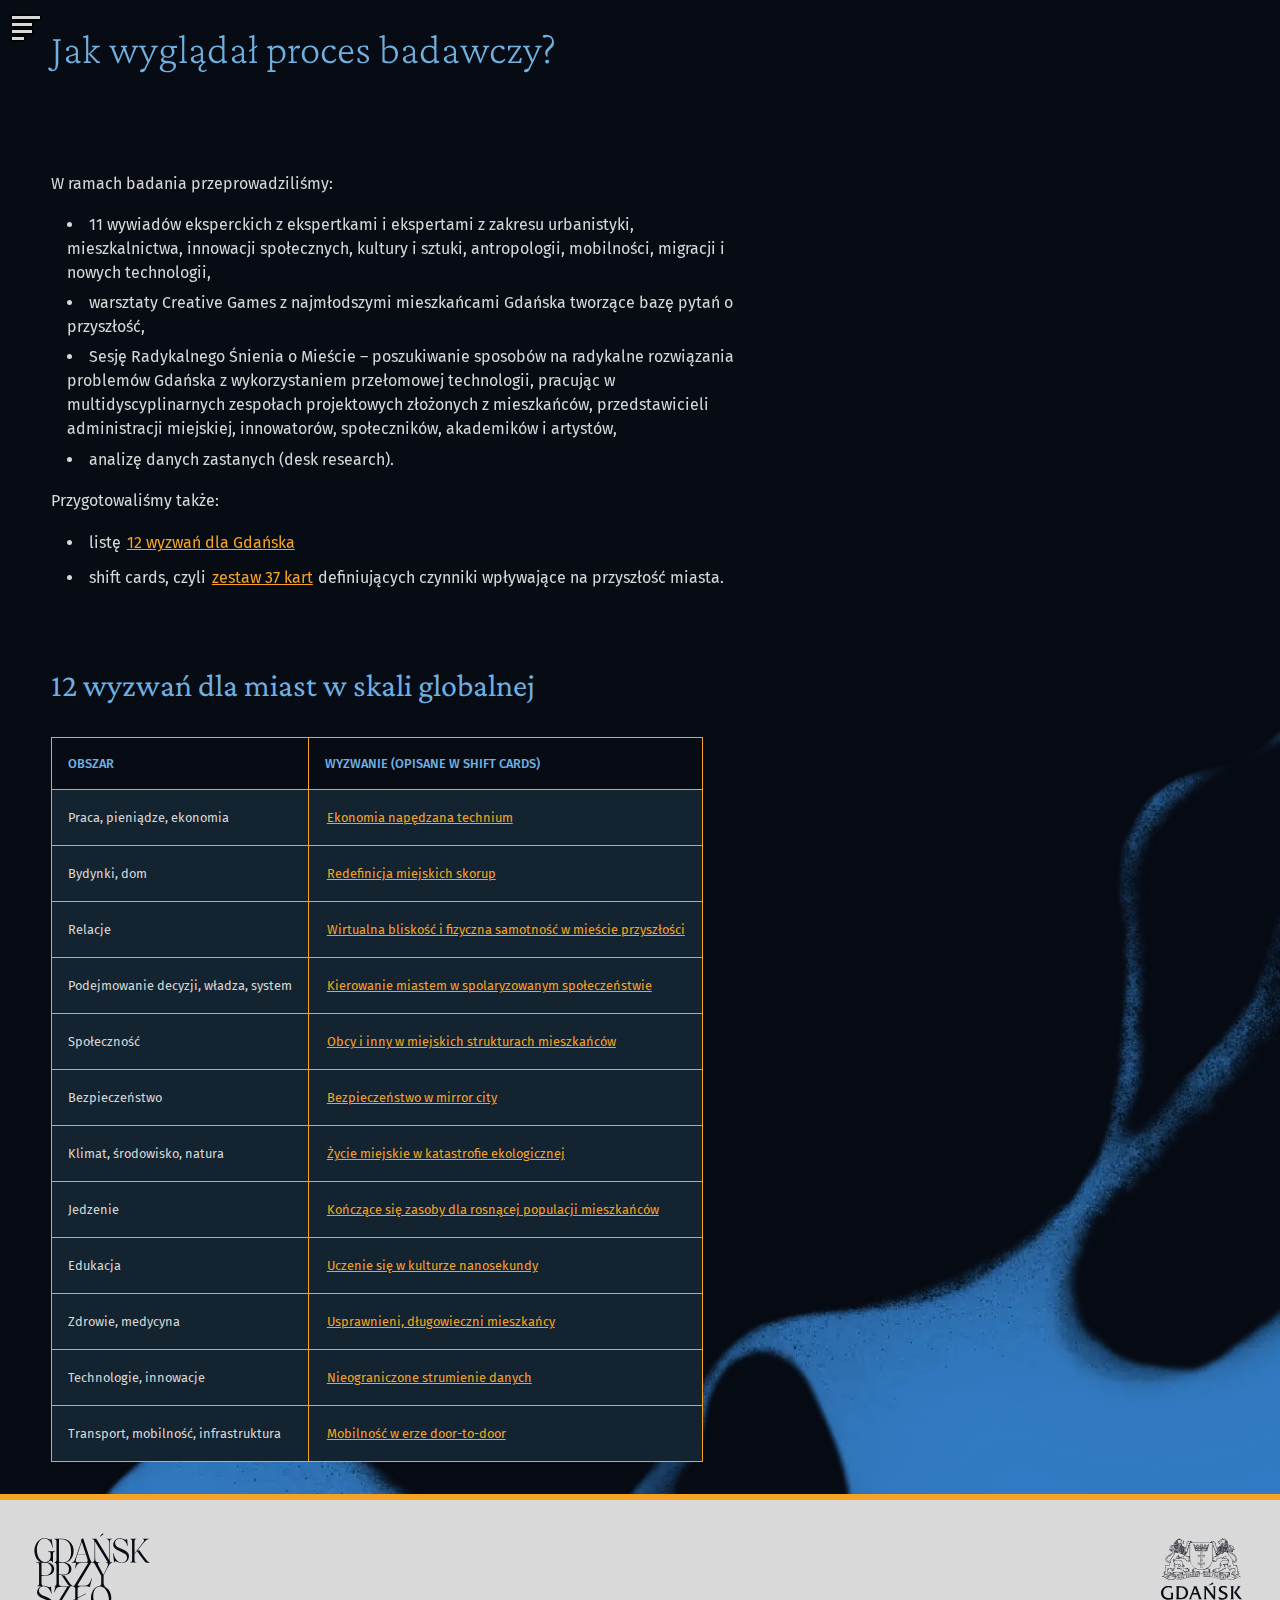
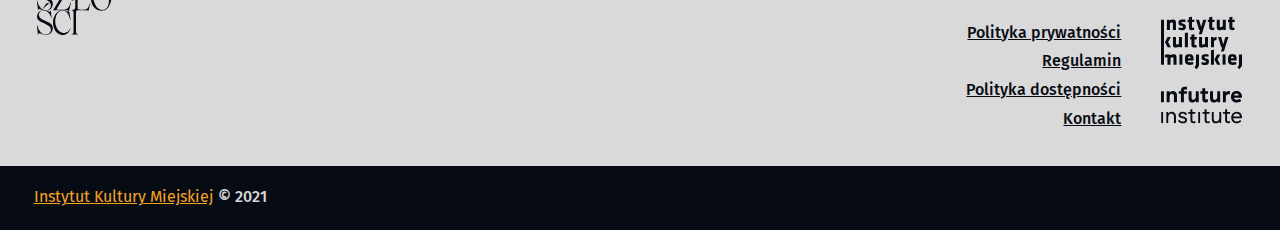
<file: metodologia.html>
<!DOCTYPE html>
<html lang="pl" >
<head>
  <meta charset="UTF-8"><meta name="viewport" content="width=device-width, initial-scale=1">
  <meta name="viewport" content="width=device-width, initial-scale=1">
  <link rel="preconnect" href="https://fonts.gstatic.com">
  <link rel="stylesheet" href="./mcleod-reset.css">
  <link rel="stylesheet" href="./style.css">
  <link href="https://fonts.googleapis.com/css2?family=Fira+Sans:wght@100;200;300;400;500;600;700;800;900&display=swap" rel="stylesheet">
  <link href="https://fonts.googleapis.com/css2?family=Crimson+Pro:wght@200;300;400;500;600;700;800&display=swap" rel="stylesheet">
  <link rel="icon" href="./png/gp-icon.png" sizes="512x512" />
  <title>Gdańsk Przyszłości - Proces badawczy</title>
</head>
<body class="page">
  <div id="skip-to-content">
    <div class="skip-link-container">
      <a href="#main">
        Przejdź do treści
      </a>
    </div>
  </div>
  <button type="button" id="menu-toogle" aria-label="Zamyka i otwiera nawigację.">
    <span class="line line-long" id="lineone"></span>
    <span class="line line-med" id="linetwo"></span>
    <span class="line line-med" id="linethree"></span>
    <span class="line line-short" id="linefour"></span>
  </button>
  <header id="headertop">
    <div id="header-menu-container">
      <div>
        <a href="./index.html" class="image-link" aria-label="Strona główna."><img src="./svg/gdansk-przyszlosci-logo-dark.svg" alt="" width="160" height="160" id="gps-logo-menu"></a>
        <nav id="header-vertical-menu">
          <ul>
            
            <li><a href="./index.html#scenariusze-przyszlosci" target="_self" rel="">Scenariusze Przyszłości</a>
              <ul>
                <li><a href="./spolecznoczule-technium.html" target="_self">Społecznoczułe technium</a></li>
                <li><a href="./pograzone-megapolis.html" target="_self">Pogrążone megapolis</a></li>
                <li><a href="./kooperatywna-homeostaza.html" target="_self">Kooperatywna homeostaza</a></li>
                <li><a href="./blekitna-autonomia.html" target="_self">Błękitna autonomia</a></li>
              </ul>
            </li>
            <li><a href="./metodologia.html" target="_self" rel="" class="current-menu-item">Proces badawczy</a></li>
            <li><a href="./slownik-terminow.html" target="_self" rel="">Słownik terminów</a></li>
            <li><a href="./shift-cards.html" target="_self" rel="">Shift cards</a></li>
          </ul>
        </nav>
        <a href="./pdf/Gdansk-przyszlosci-raport-z-badan.pdf" class="button" target="_blank" rel="">Pobierz Raport w PDF (11MB)</a>
      </div>
    </div>
    <div id="logo-patronage-header">
      <a href="https://www.gdansk.pl/" class="image-link" aria-label="Idź do strony Gdansk.pl" target="_blank" rel="noreferrer"><img src="./svg/gdansk-logo-dark.svg" alt="" width="81" height="62"></a>
      <a href="https://ikm.gda.pl/" class="image-link" aria-label="Idź do strony Instytutu Kultury Miejskiej w Gdańsku." target="_blank" rel="noreferrer"><img src="./svg/ikm-logo-dark.svg" alt="" width="81" height="54"></a>
      <a href="https://infuture.institute/" class="image-link" aria-label="Idź do strony infuture.institute." target="_blank" rel="noreferrer"><img src="./svg/infuture-logo-dark.svg" alt="" width="81" height="38"></a>
    </div>
  </header>
  <div class="container">
    <main id="main">
        <article id="article-intro-metoda">
          <section class="block block-intro" >
            <div class="column column-narrow">
              <div class="sticky">
                <h1>Jak wyglądał proces badawczy?</h1>
              </div>
            </div>
            <div class="column column-wide">
              <p>W ramach badania przeprowadziliśmy:</p>
              <ul class="shift-card-page-intro">
                <li>11 wywiadów eksperckich z ekspertkami i ekspertami z zakresu urbanistyki, mieszkalnictwa, innowacji społecznych, kultury i sztuki, antropologii, mobilności, migracji i nowych technologii,</li>
                <li>warsztaty Creative Games z najmłodszymi mieszkańcami Gdańska tworzące bazę pytań o przyszłość,</li>
                <li>Sesję Radykalnego Śnienia o Mieście – poszukiwanie sposobów na radykalne rozwiązania problemów Gdańska z wykorzystaniem przełomowej technologii, pracując w multidyscyplinarnych zespołach projektowych złożonych z mieszkańców, przedstawicieli administracji miejskiej, innowatorów, społeczników, akademików i artystów,</li>
                <li>analizę danych zastanych (desk research).</li>
              </ul>
              <p>Przygotowaliśmy także:</p>
              <ul class="shift-card-page-intro">
                <li>listę <a href="./metodologia.html#tabela-wyzwania" target="_self">12 wyzwań dla Gdańska</a></li>
                <li>shift cards, czyli <a href="./shift-cards.html" target="_self">zestaw 37 kart</a> definiujących czynniki wpływające na przyszłość miasta.</li>
              </ul>
            </div>
          </section>
          <!-- separator -->
          <section class="block">
            <div class="column column-narrow">
              <div class="sticky">
                <h2>12 wyzwań dla miast w skali globalnej</h2>
              </div>
            </div>
            <div class="column column-wide">
              <figure>
              <table id="tabela-wyzwania">
                <thead>
                  <tr>
                    <td>Obszar</td>
                    <td>Wyzwanie (opisane w Shift Cards)</td>
                  </tr>
                </thead>
                <tbody>
                  <tr>
                    <td><p>Praca, pieniądze, ekonomia</p></td>
                    <td><a href="./shift-cards.html#block-technium" target="_self">Ekonomia napędzana technium</a></td>
                  </tr>
                  <tr>
                    <td><p>Bydynki, dom</p></td>
                    <td><a href="./shift-cards.html#block-skorup" target="_self">Redefinicja miejskich skorup</a></td>
                  </tr>
                  <tr>
                    <td><p>Relacje</p></td>
                    <td><a href="./shift-cards.html#block-wirtualna" target="_self">Wirtualna bliskość i fizyczna samotność w mieście przyszłości</a></td>
                  </tr>
                  <tr>
                    <td><p>Podejmowanie decyzji, władza, system</p></td>
                    <td><a href="./shift-cards.html#block-spolaryzowane" target="_self">Kierowanie miastem w spolaryzowanym społeczeństwie</a></td>
                  </tr>
                  <tr>
                    <td><p>Społeczność</p></td>
                    <td><a href="./shift-cards.html#block-obcy" target="_self">Obcy i inny w miejskich strukturach mieszkańców</a></td>
                  </tr>
                  <tr>
                    <td><p>Bezpieczeństwo</p></td>
                    <td><a href="./shift-cards.html#block-mirror" target="_self">Bezpieczeństwo w mirror city</a></td>
                  </tr>
                  <tr>
                    <td><p>Klimat, środowisko, natura</p></td>
                    <td><a href="./shift-cards.html#block-katastrofa" target="_self">Życie miejskie w katastrofie ekologicznej</a></td>
                  </tr>
                  <tr>
                    <td><p>Jedzenie</p></td>
                    <td><a href="./shift-cards.html#block-zasoby" target="_self">Kończące się zasoby dla rosnącej populacji mieszkańców</a></td>
                  </tr>
                  <tr>
                    <td><p>Edukacja</p></td>
                    <td><a href="./shift-cards.html#block-nanosekunda" target="_self">Uczenie się w kulturze nanosekundy</a></td>
                  </tr>
                  <tr>
                    <td><p>Zdrowie, medycyna</p></td>
                    <td><a href="./shift-cards.html#block-usprawnieni" target="_self">Usprawnieni, długowieczni mieszkańcy</a></td>
                  </tr>
                  <tr>
                    <td><p>Technologie, innowacje</p></td>
                    <td><a href="./shift-cards.html#block-strumienie" target="_self">Nieograniczone strumienie danych</a></td>
                  </tr>
                  <tr>
                    <td><p>Transport, mobilność, infrastruktura</p></td>
                    <td><a href="./shift-cards.html#block-mobilnosc" target="_self">Mobilność w erze door-to-door</a></td>
                  </tr>
                </tbody>
              </table>
              </figure> 
            </div>
          </section>
    </article>
      </main>
    </div>
    <footer>
      <script> </script>
      <div id="footer-meritorical">
        <img src="./svg/gdansk-przyszlosci-logo-dark.svg" alt="" width="120" height="120" class="logo">
        <div id="footer-navigation">
          <nav aria-label="Additional">
            <ul>
              <li><a href="./polityka-prywatnosci.html" target="_self">Polityka prywatności</a></li>
              <li><a href="./regulamin.html" target="_self">Regulamin</a></li>
              <li><a href="./polityka-dostepnosci.html" target="_self">Polityka dostępności</a></li>
              <li><a href="./regulamin.html#regulamin-kontakt" target="_self">Kontakt</a></li>
            </ul>
          </nav>
          <div id="footer-meritorical-patronage">
            <a href="https://www.gdansk.pl/"  target="_blank" aria-label="Idź do strony Gdańsk.pl" rel="noreferrer"><img src="./svg/gdansk-logo-dark.svg" alt="" width="81" height="62"></a>
            <a href="https://ikm.gda.pl/" target="_blank" aria-label="Idź do strony Instytutu Kultury Miejskiej w Gdańsku." rel="noreferrer"><img src="./svg/ikm-logo-dark.svg" alt="" width="81" height="54"></a>
            <a href="https://infuture.institute/" target="_blank" aria-label="Idź do strony infuture.institute." rel="noreferrer"><img src="./svg/infuture-logo-dark.svg" alt="" width="81" height="38"></a>
          </div>
        </div>
      </div>
      <div id="footer-technical">
        <p><a href="https://ikm.gda.pl/" target="_blank" rel="noopener">Instytut Kultury Miejskiej</a> &#169; 2021</p>
      </div>
      <script>
        var menu = document.getElementById('headertop');
        var el = document.getElementById('menu-toogle');
        var lone = document.getElementById('lineone');
        var ltwo = document.getElementById('linetwo');
        var lthree = document.getElementById('linethree');
        var lfour = document.getElementById('linefour');
        menu.style.width = "0";
        ltwo.style.marginLeft = "0px";
        lthree.style.marginLeft = "0px";
        lfour.style.marginLeft = "0px";
  
        function menuSwitcher() {
        if (menu.style.width == "0px") {
        menu.style.width = "270px";
        ltwo.style.marginLeft = "8px";
        lthree.style.marginLeft = "8px";
        lfour.style.marginLeft = "16px";
        } else {
        menu.style.width = "0px";
        ltwo.style.marginLeft = "0px";
        lthree.style.marginLeft = "0px";
        lfour.style.marginLeft = "0px";
        } 
        }

        // Add event listener to switcher
        el.addEventListener("click", menuSwitcher, false);
      </script>
    </footer>
  </body>
</html>
</file>
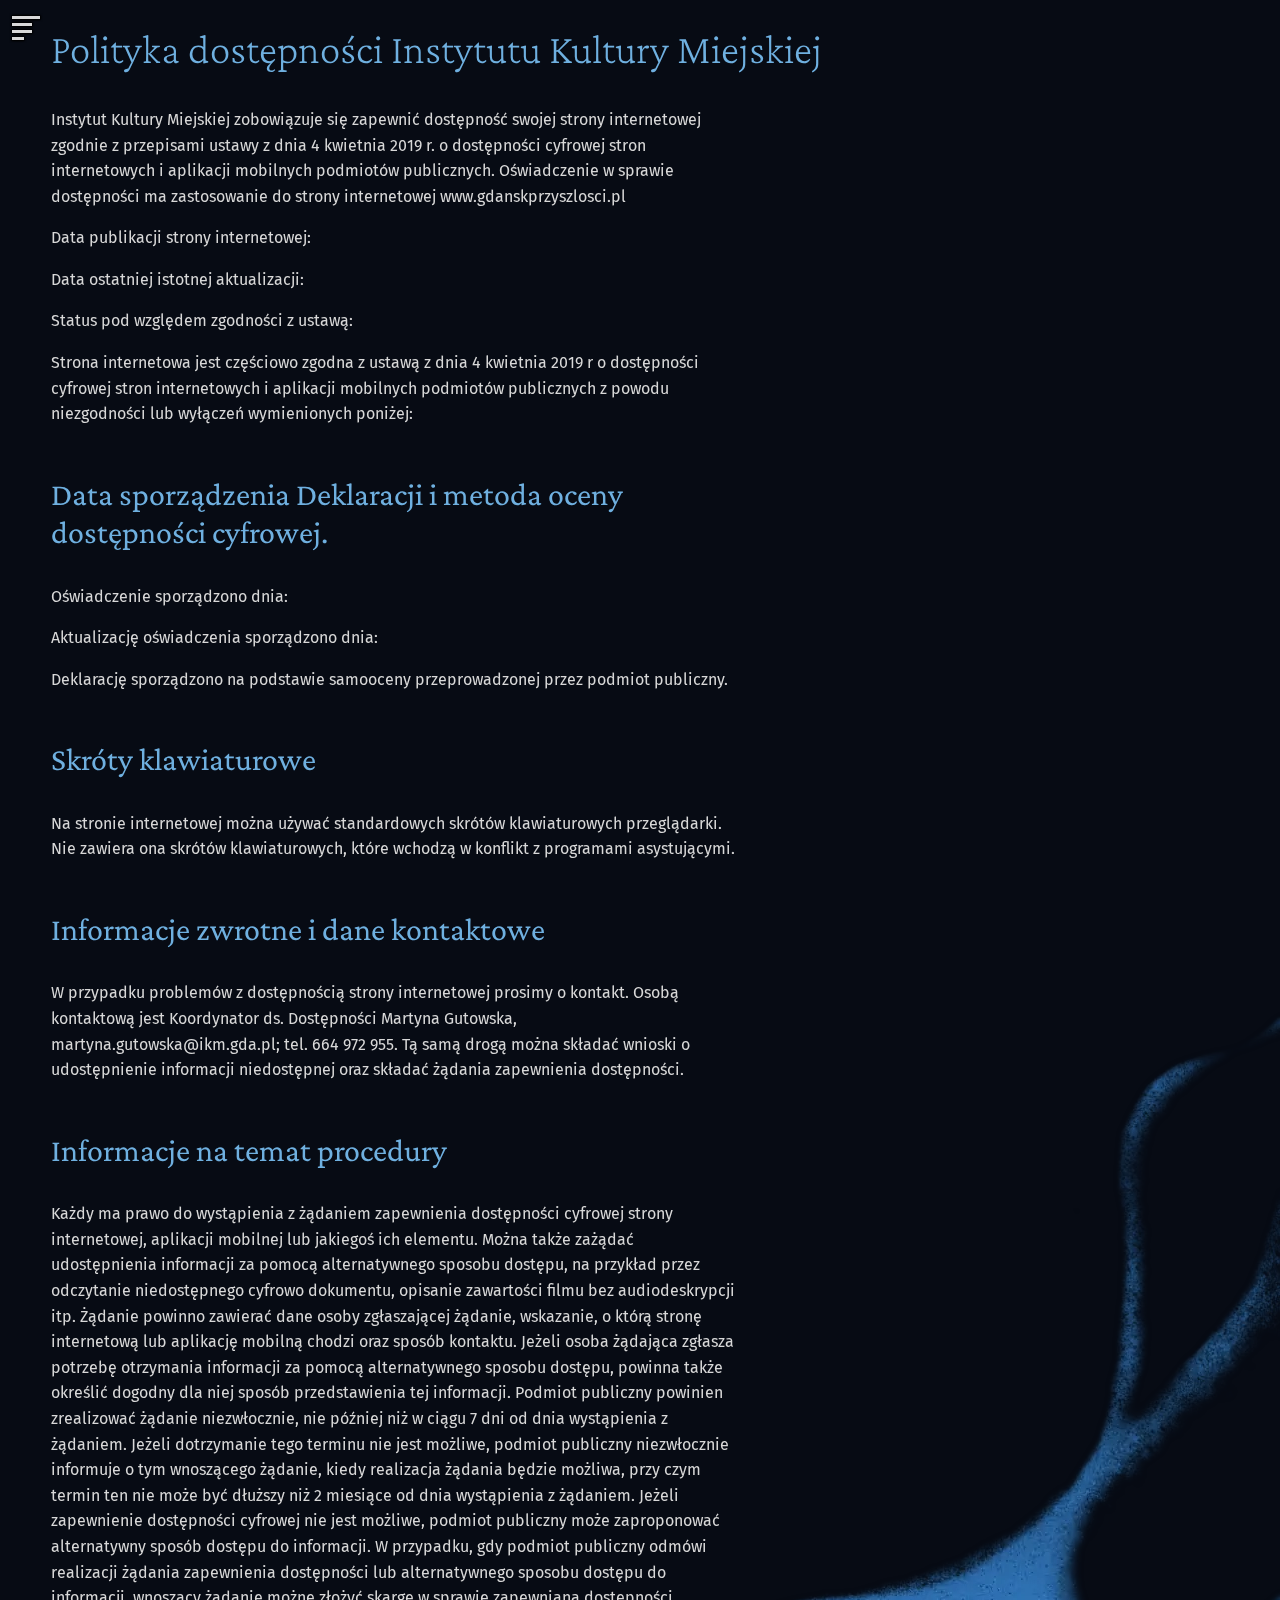
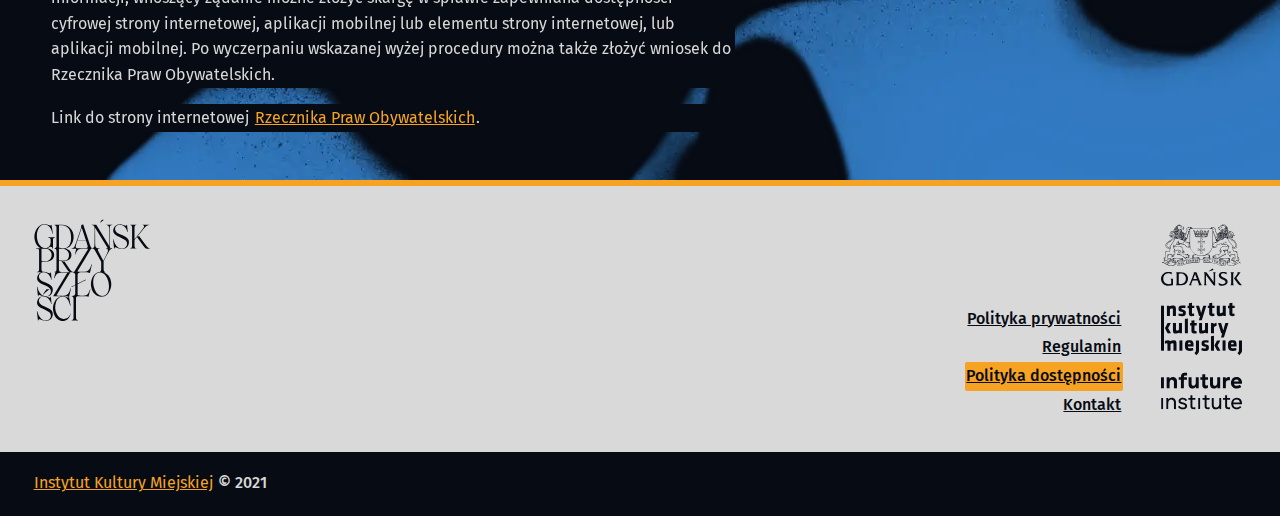
<file: polityka-dostepnosci.html>
<!DOCTYPE html>
<html lang="pl" >
<head>
  <meta charset="UTF-8"><meta name="viewport" content="width=device-width, initial-scale=1">
  <link rel="preconnect" href="https://fonts.gstatic.com">
  <link rel="stylesheet" href="./mcleod-reset.css">
  <link rel="stylesheet" href="./style.css">
  <link href="https://fonts.googleapis.com/css2?family=Fira+Sans:wght@100;200;300;400;500;600;700;800;900&display=swap" rel="stylesheet">
  <link href="https://fonts.googleapis.com/css2?family=Crimson+Pro:wght@200;300;400;500;600;700;800&display=swap" rel="stylesheet">
  <link rel="icon" href="./png/gp-icon.png" sizes="512x512" />
  <title>Gdańsk Przyszłości - Polityka dostępności</title>
</head>
<body class="page">
  <div id="skip-to-content">
    <div class="skip-link-container">
      <a href="#main">
        Przejdź do treści
      </a>
    </div>
  </div>
  <button type="button" id="menu-toogle" aria-label="Zamyka i otwiera nawigację.">
    <span class="line line-long" id="lineone"></span>
    <span class="line line-med" id="linetwo"></span>
    <span class="line line-med" id="linethree"></span>
    <span class="line line-short" id="linefour"></span>
  </button>
  <header id="headertop">
    <div id="header-menu-container">
      <div>
        <a href="./index.html" class="image-link" aria-label="Strona główna."><img src="./svg/gdansk-przyszlosci-logo-dark.svg" alt="" width="160" height="160" id="gps-logo-menu"></a>
        <nav id="header-vertical-menu">
          <ul>
            
            <li><a href="./index.html#scenariusze-przyszlosci" target="_self" rel="">Scenariusze Przyszłości</a>
              <ul>
                <li><a href="./spolecznoczule-technium.html" target="_self">Społecznoczułe technium</a></li>
                <li><a href="./pograzone-megapolis.html" target="_self">Pogrążone megapolis</a></li>
                <li><a href="./kooperatywna-homeostaza.html" target="_self">Kooperatywna homeostaza</a></li>
                <li><a href="./blekitna-autonomia.html" target="_self">Błękitna autonomia</a></li>
              </ul>
            </li>
            <li><a href="./metodologia.html" target="_self" rel="">Proces badawczy</a></li>
            <li><a href="./slownik-terminow.html" target="_self" rel="">Słownik terminów</a></li>
            <li><a href="./shift-cards.html" target="_self" rel="">Shift cards</a></li>
          </ul>
        </nav>
        <a href="./pdf/Gdansk-przyszlosci-raport-z-badan.pdf" class="button" target="_blank" rel="">Pobierz Raport w PDF (11MB)</a>
      </div>
    </div>
    <div id="logo-patronage-header">
      <a href="https://www.gdansk.pl/" class="image-link" aria-label="Idź do strony Gdansk.pl" target="_blank" rel="noreferrer"><img src="./svg/gdansk-logo-dark.svg" alt="" width="81" height="62"></a>
      <a href="https://ikm.gda.pl/" class="image-link" aria-label="Idź do strony Instytutu Kultury Miejskiej w Gdańsku." target="_blank" rel="noreferrer"><img src="./svg/ikm-logo-dark.svg" alt="" width="81" height="54"></a>
      <a href="https://infuture.institute/" class="image-link" aria-label="Idź do strony infuture.institute." target="_blank" rel="noreferrer"><img src="./svg/infuture-logo-dark.svg" alt="" width="81" height="38"></a>
    </div>
  </header>
  <div class="container">
    <main id="main">
      <article>
        <section class="block">
      <div class="column column-narrow">
        <div class="sticky">
        <h1>Polityka dostępności Instytutu Kultury Miejskiej</h1>
      </div>
      </div>
        <div class="column column-wide">
            <p>Instytut Kultury Miejskiej zobowiązuje się zapewnić dostępność swojej strony internetowej zgodnie z przepisami ustawy z dnia 4 kwietnia 2019 r. o dostępności cyfrowej stron internetowych i aplikacji mobilnych podmiotów publicznych. Oświadczenie w sprawie dostępności ma zastosowanie do strony internetowej www.gdanskprzyszlosci.pl</p>
            <p>Data publikacji strony internetowej:</p>
            <p>Data ostatniej istotnej aktualizacji:</p>
            <p>Status pod względem zgodności z ustawą:</p>
            <p>Strona internetowa jest częściowo zgodna z ustawą z dnia 4 kwietnia 2019 r o dostępności cyfrowej stron internetowych i aplikacji mobilnych podmiotów publicznych z powodu niezgodności lub wyłączeń wymienionych poniżej:</p>
            <h2>Data sporządzenia Deklaracji i metoda oceny dostępności cyfrowej.</h2>
            <p>Oświadczenie sporządzono dnia:</p>
            <p>Aktualizację oświadczenia sporządzono dnia:</p>
            <p>Deklarację sporządzono na podstawie samooceny przeprowadzonej przez podmiot publiczny.</p>
            <h2>Skróty klawiaturowe</h2>
            <p>Na stronie internetowej można używać standardowych skrótów klawiaturowych przeglądarki. Nie zawiera ona skrótów klawiaturowych, które wchodzą w konflikt z programami asystującymi.</p>
            <h2>Informacje zwrotne i dane kontaktowe</h2>
            <p>W przypadku problemów z dostępnością strony internetowej prosimy o kontakt. Osobą kontaktową jest Koordynator ds. Dostępności Martyna Gutowska, martyna.gutowska@ikm.gda.pl; tel. 664 972 955. Tą samą drogą można składać wnioski o udostępnienie informacji niedostępnej oraz składać żądania zapewnienia dostępności.</p>
            <h2>Informacje na temat procedury</h2>
            <p>Każdy ma prawo do wystąpienia z żądaniem zapewnienia dostępności cyfrowej strony internetowej, aplikacji mobilnej lub jakiegoś ich elementu. Można także zażądać udostępnienia informacji za pomocą alternatywnego sposobu dostępu, na przykład przez odczytanie niedostępnego cyfrowo dokumentu, opisanie zawartości filmu bez audiodeskrypcji itp. Żądanie powinno zawierać dane osoby zgłaszającej żądanie, wskazanie, o którą stronę internetową lub aplikację mobilną chodzi oraz sposób kontaktu. Jeżeli osoba żądająca zgłasza potrzebę otrzymania informacji za pomocą alternatywnego sposobu dostępu, powinna także określić dogodny dla niej sposób przedstawienia tej informacji. Podmiot publiczny powinien zrealizować żądanie niezwłocznie, nie później niż w ciągu 7 dni od dnia wystąpienia z żądaniem. Jeżeli dotrzymanie tego terminu nie jest możliwe, podmiot publiczny niezwłocznie informuje o tym wnoszącego żądanie, kiedy realizacja żądania będzie możliwa, przy czym termin ten nie może być dłuższy niż 2 miesiące od dnia wystąpienia z żądaniem. Jeżeli zapewnienie dostępności cyfrowej nie jest możliwe, podmiot publiczny może zaproponować alternatywny sposób dostępu do informacji. W przypadku, gdy podmiot publiczny odmówi realizacji żądania zapewnienia dostępności lub alternatywnego sposobu dostępu do informacji, wnoszący żądanie możne złożyć skargę w sprawie zapewniana dostępności cyfrowej strony internetowej, aplikacji mobilnej lub elementu strony internetowej, lub aplikacji mobilnej. Po wyczerpaniu wskazanej wyżej procedury można także złożyć wniosek do Rzecznika Praw Obywatelskich.</p>
            <p>Link do strony internetowej <a href="https://www.rpo.gov.pl/" target="_blank" rel="noopener">Rzecznika Praw Obywatelskich</a>.</p>
        </div>
        </section>
    </article>
      </main>
    </div>
    <footer>
      <script> </script>
      <div id="footer-meritorical">
        <img src="./svg/gdansk-przyszlosci-logo-dark.svg" alt="" width="120" height="120" class="logo">
        <div id="footer-navigation">
          <nav aria-label="Additional">
            <ul>
              <li><a href="./polityka-prywatnosci.html" target="_self">Polityka prywatności</a></li>
              <li><a href="./regulamin.html" target="_self">Regulamin</a></li>
              <li><a href="./polityka-dostepnosci.html" target="_self" class="current-menu-item">Polityka dostępności</a></li>
              <li><a href="./regulamin.html#regulamin-kontakt" target="_self">Kontakt</a></li>
            </ul>
          </nav>
          <div id="footer-meritorical-patronage">
            <a href="https://www.gdansk.pl/"  target="_blank" aria-label="Idź do strony Gdańsk.pl" rel="noreferrer"><img src="./svg/gdansk-logo-dark.svg" alt="" width="81" height="62"></a>
            <a href="https://ikm.gda.pl/" target="_blank" aria-label="Idź do strony Instytutu Kultury Miejskiej w Gdańsku." rel="noreferrer"><img src="./svg/ikm-logo-dark.svg" alt="" width="81" height="54"></a>
            <a href="https://infuture.institute/" target="_blank" aria-label="Idź do strony infuture.institute." rel="noreferrer"><img src="./svg/infuture-logo-dark.svg" alt="" width="81" height="38"></a>
          </div>
        </div>
      </div>
      <div id="footer-technical">
        <p><a href="https://ikm.gda.pl/" target="_blank" rel="noopener">Instytut Kultury Miejskiej</a> &#169; 2021</p>
      </div>
      <script>
        var menu = document.getElementById('headertop');
        var el = document.getElementById('menu-toogle');
        var lone = document.getElementById('lineone');
        var ltwo = document.getElementById('linetwo');
        var lthree = document.getElementById('linethree');
        var lfour = document.getElementById('linefour');
        menu.style.width = "0";
        ltwo.style.marginLeft = "0px";
        lthree.style.marginLeft = "0px";
        lfour.style.marginLeft = "0px";
  
        function menuSwitcher() {
        if (menu.style.width == "0px") {
        menu.style.width = "270px";
        ltwo.style.marginLeft = "8px";
        lthree.style.marginLeft = "8px";
        lfour.style.marginLeft = "16px";
        } else {
        menu.style.width = "0px";
        ltwo.style.marginLeft = "0px";
        lthree.style.marginLeft = "0px";
        lfour.style.marginLeft = "0px";
        } 
        }

        // Add event listener to switcher
        el.addEventListener("click", menuSwitcher, false);
      </script>
    </footer>
  </body>
</html>
</file>
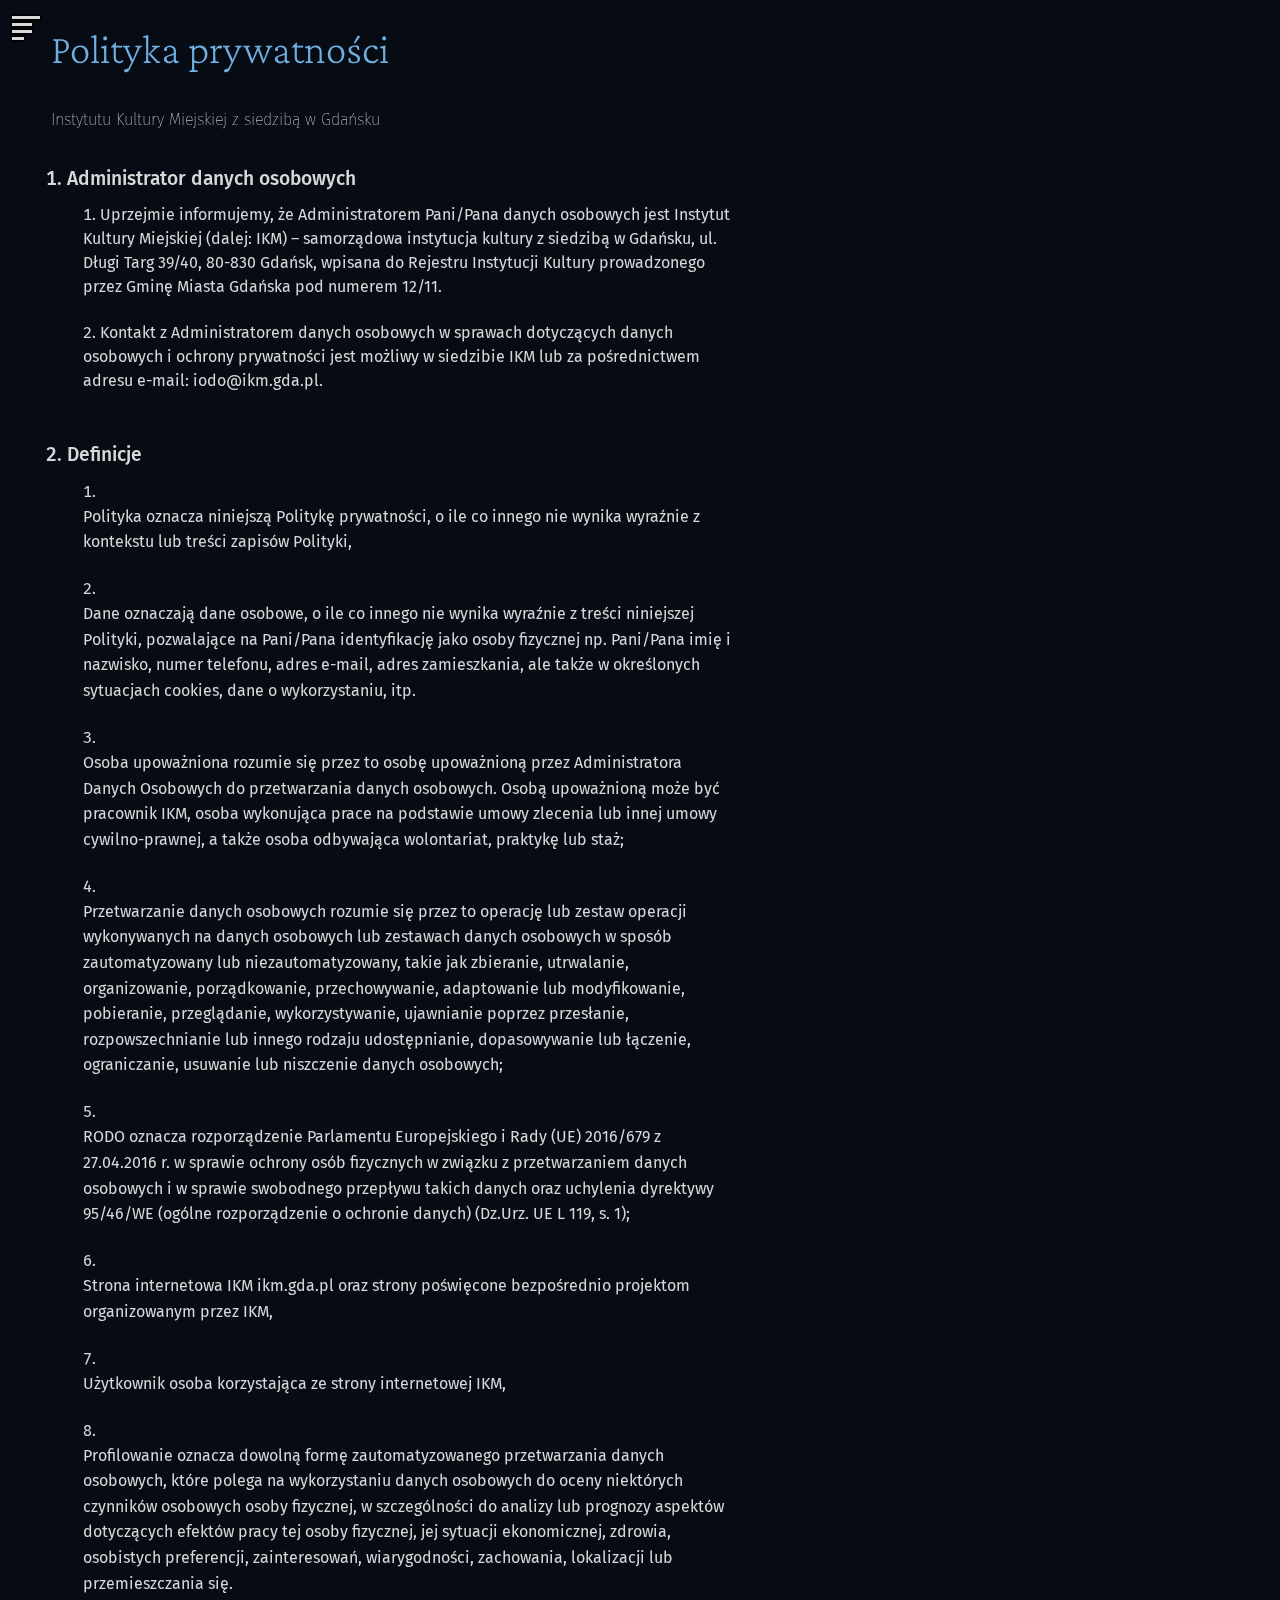
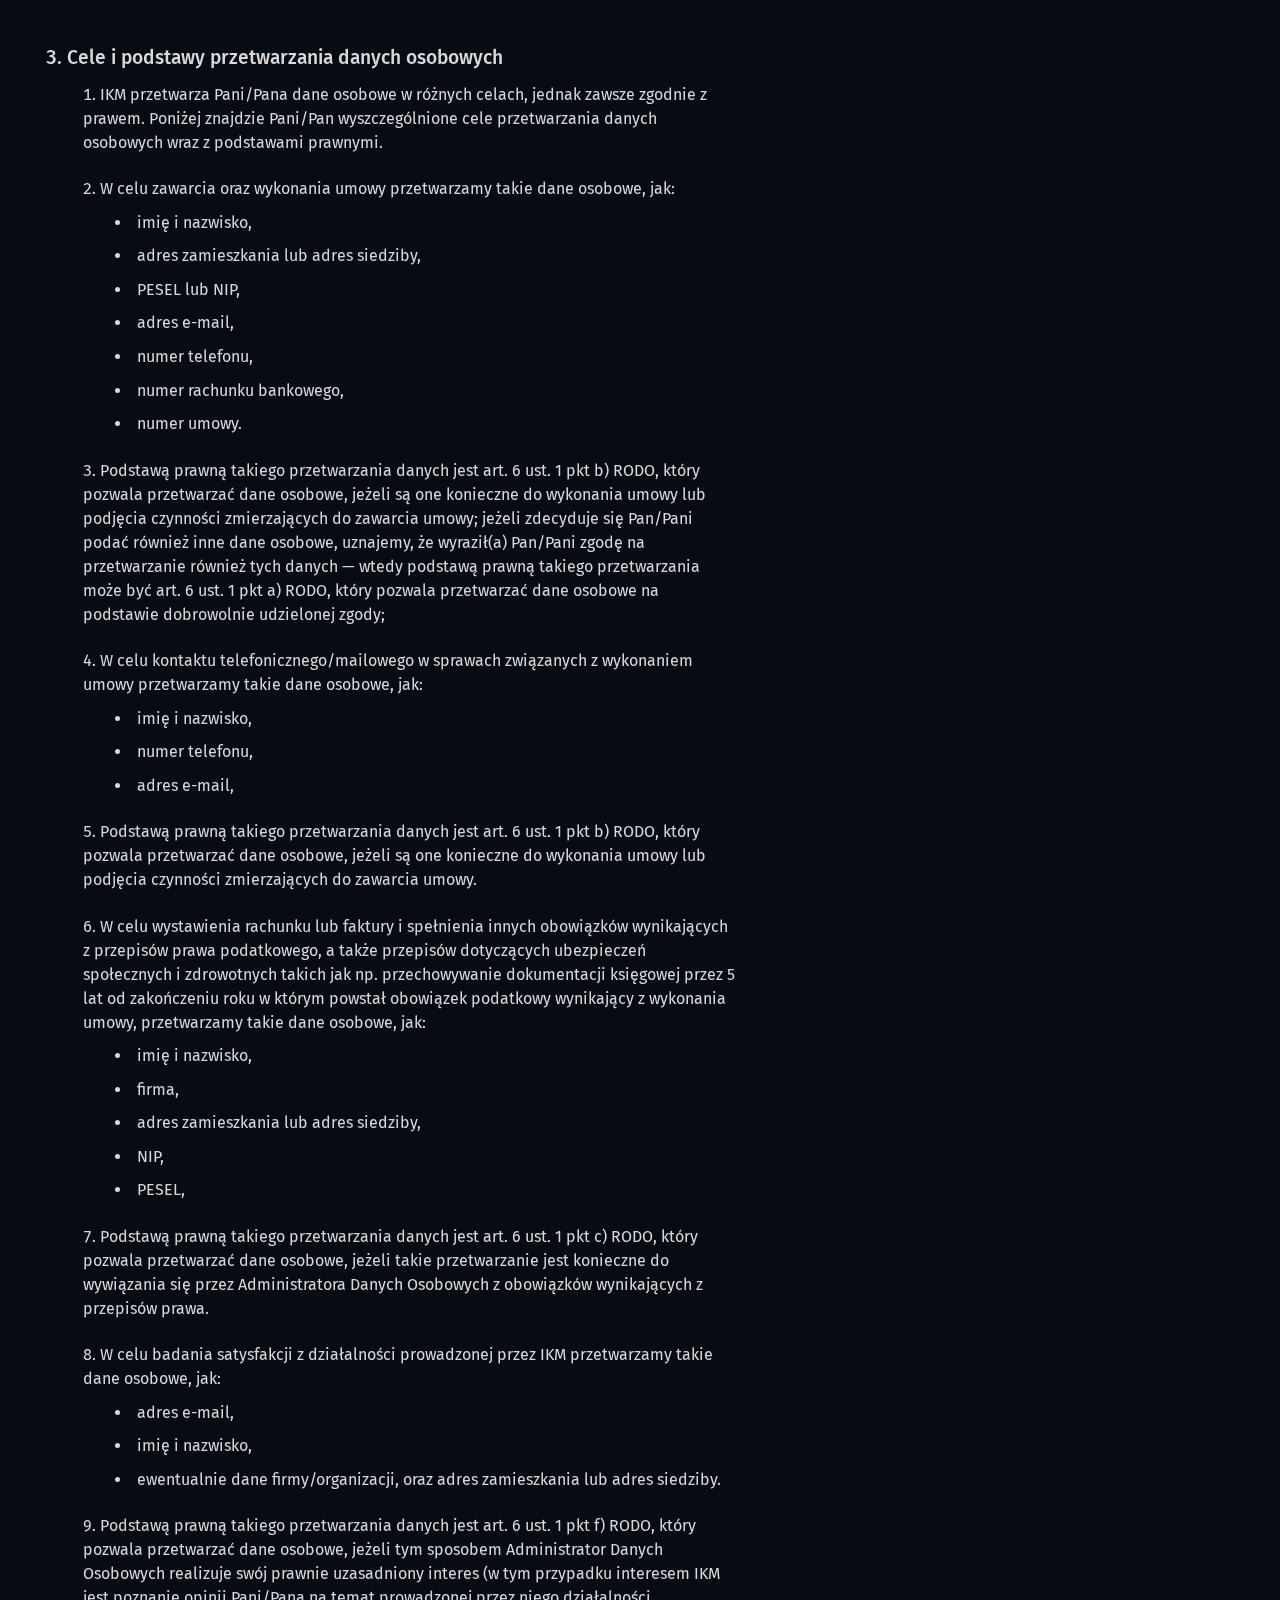
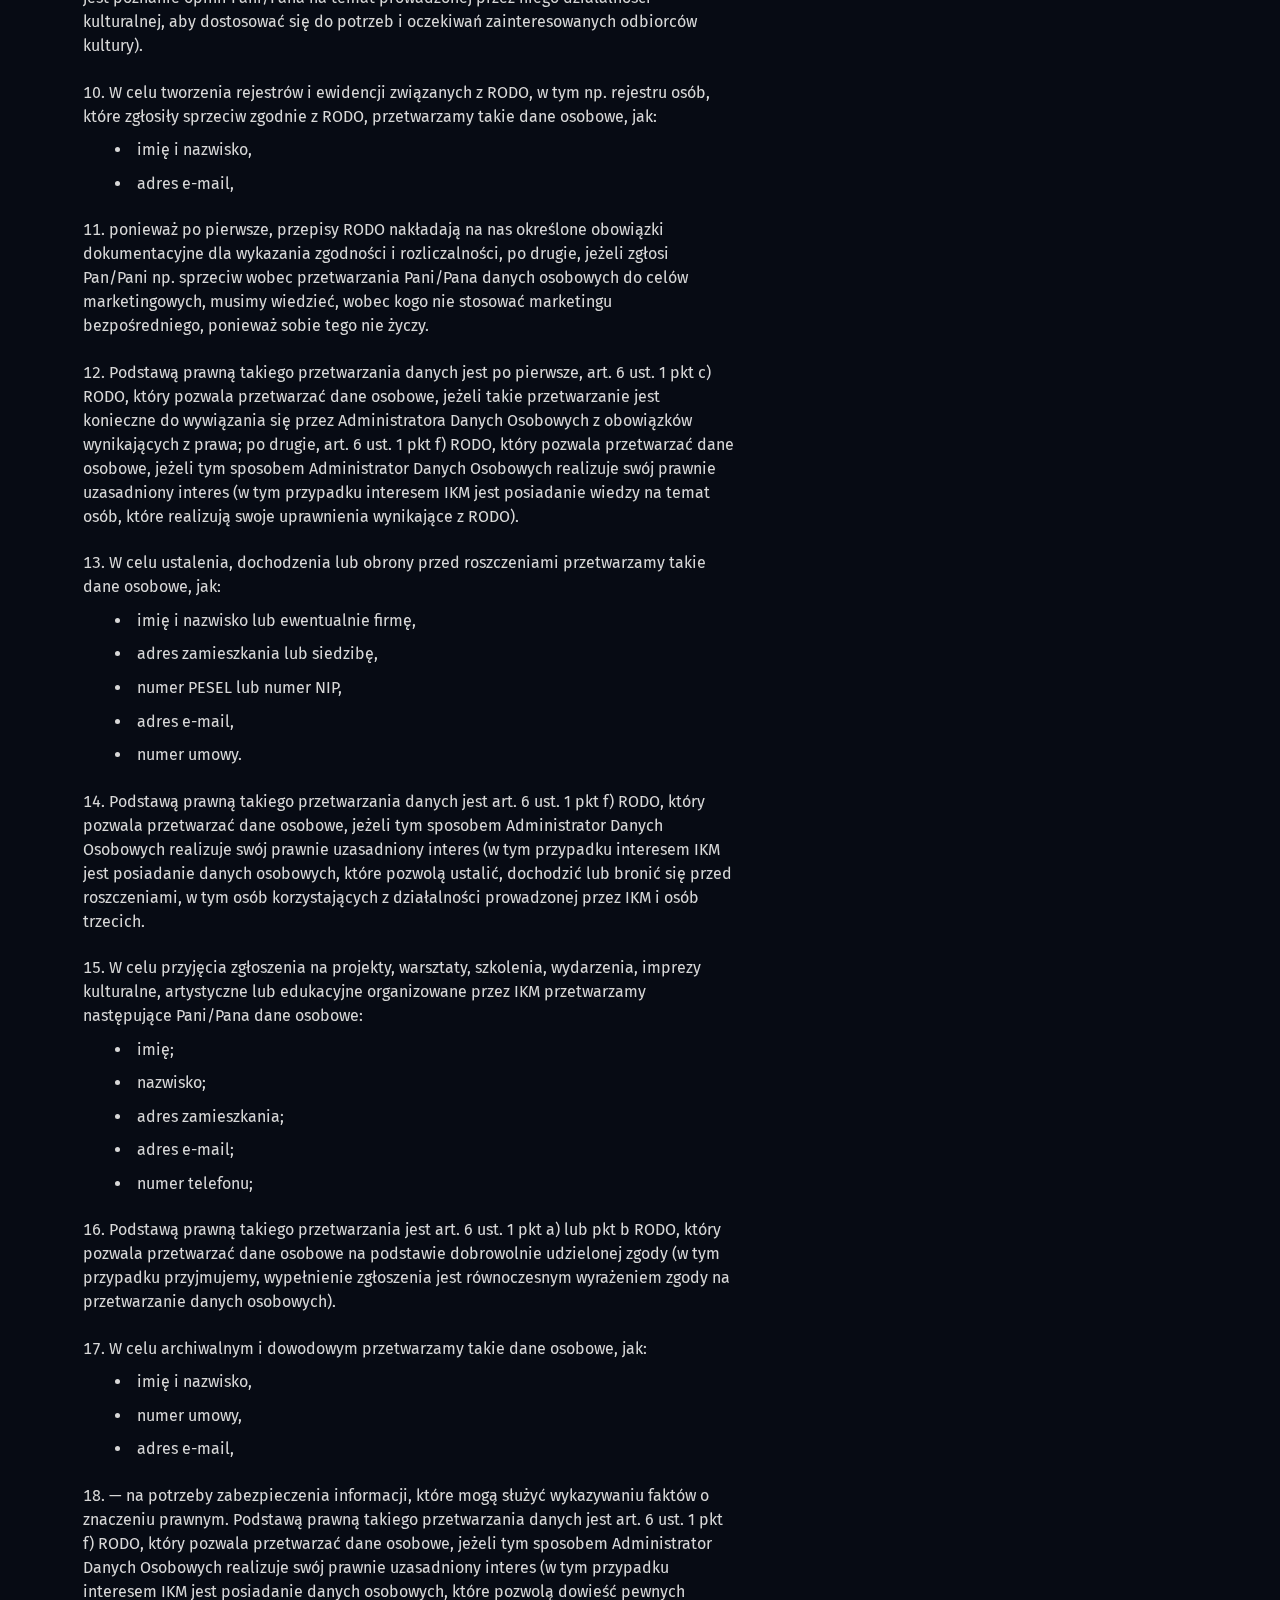
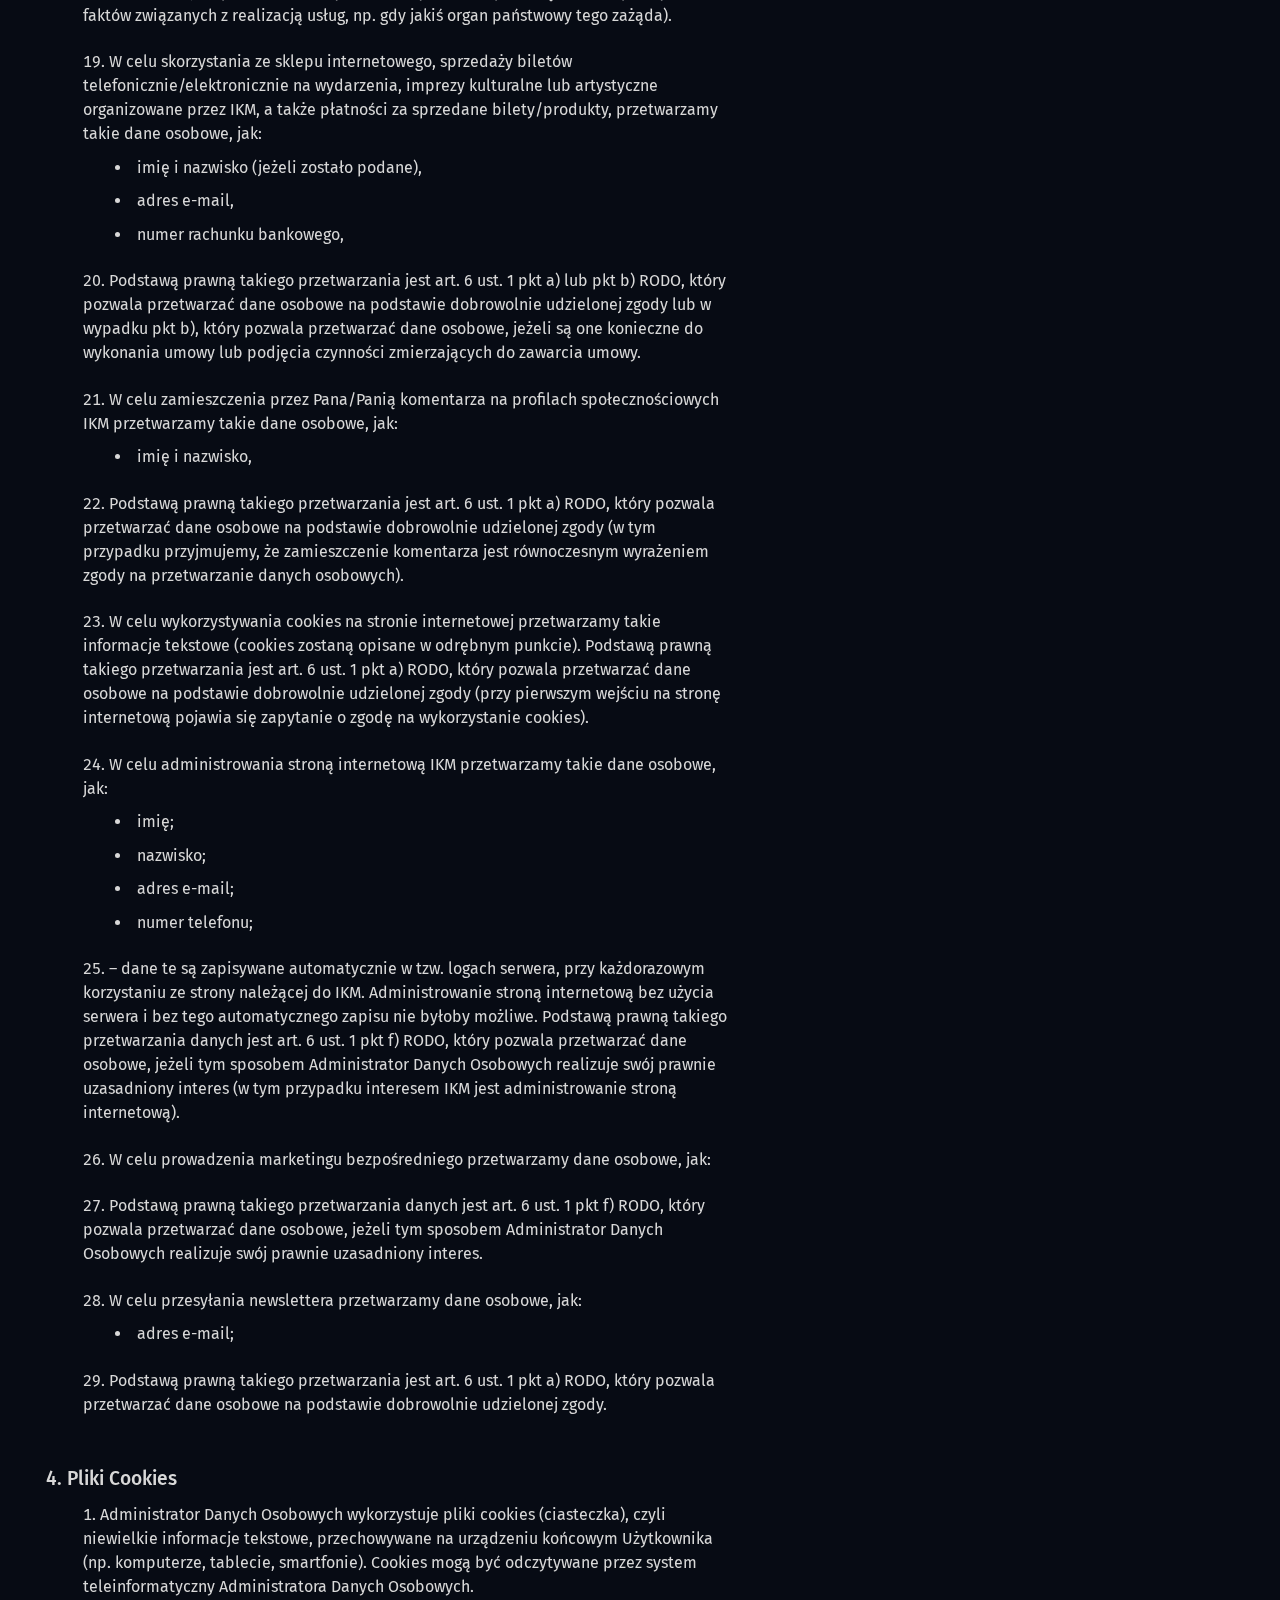
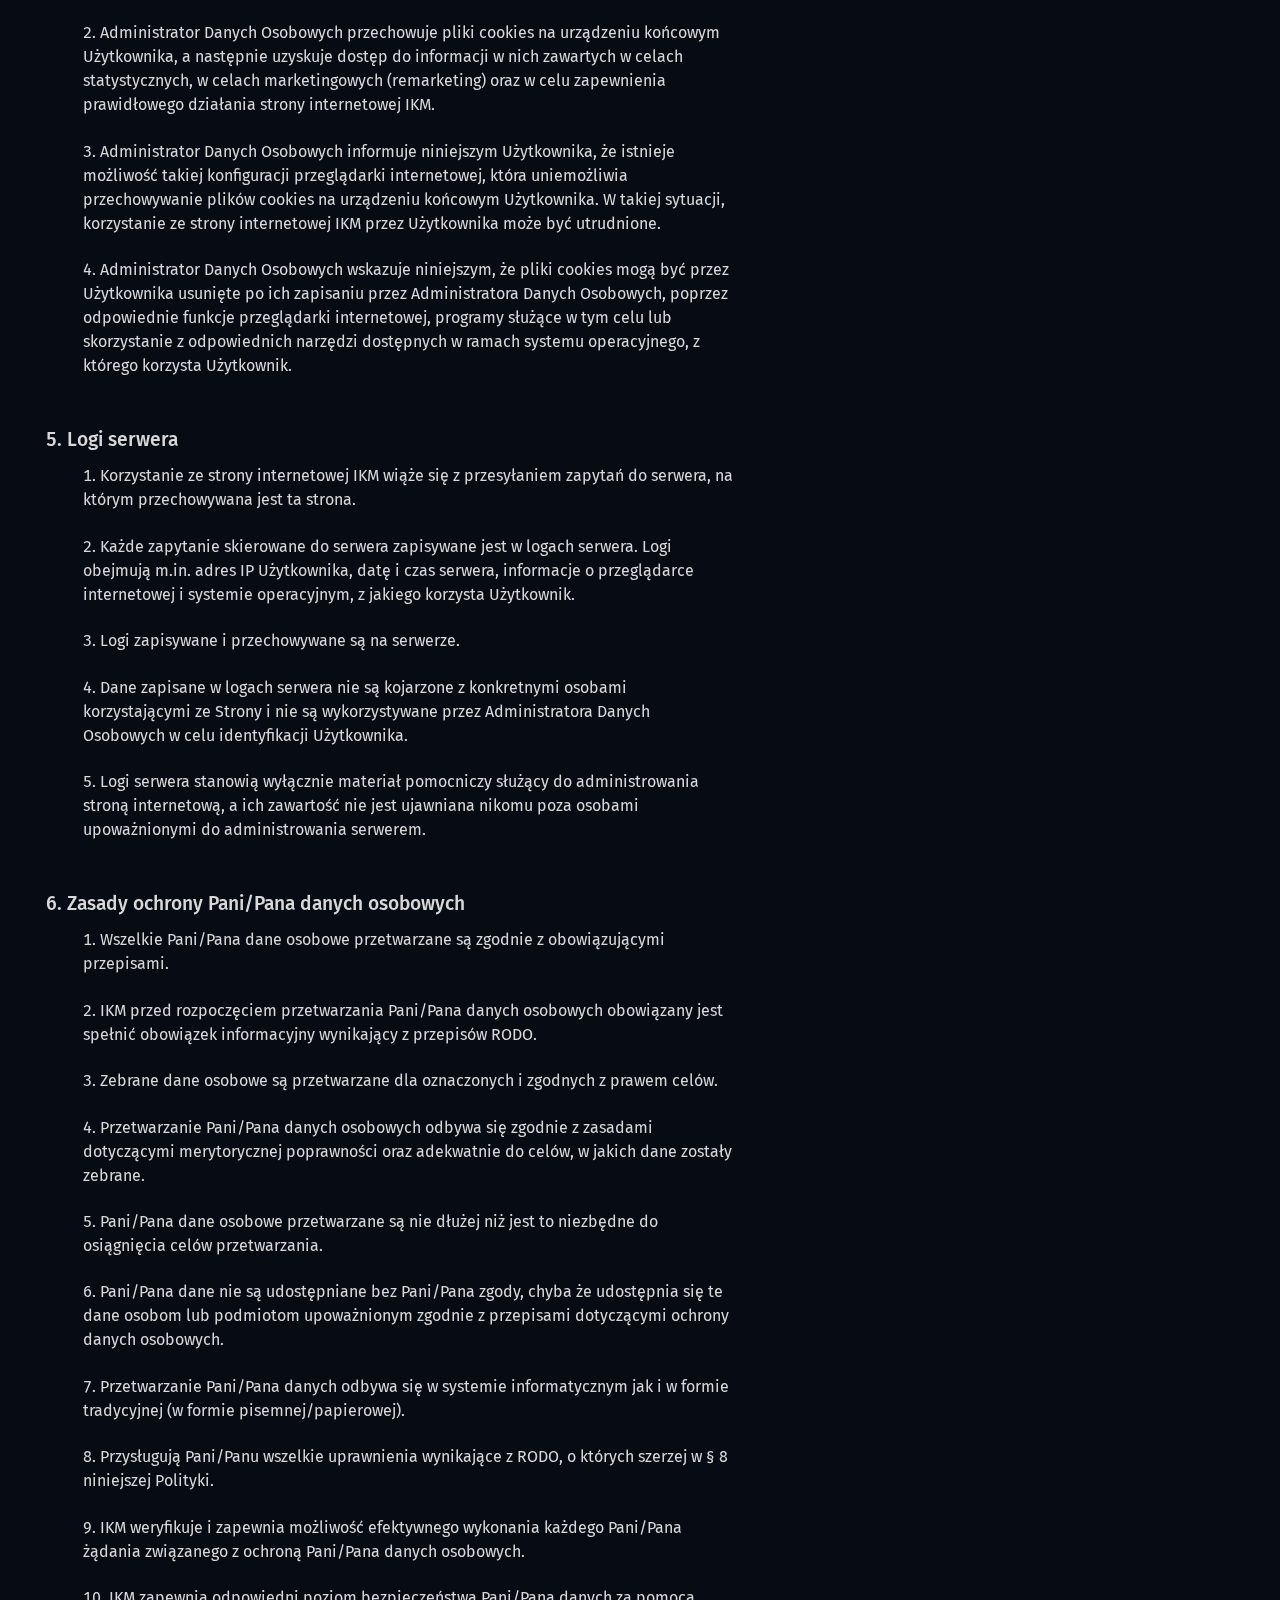
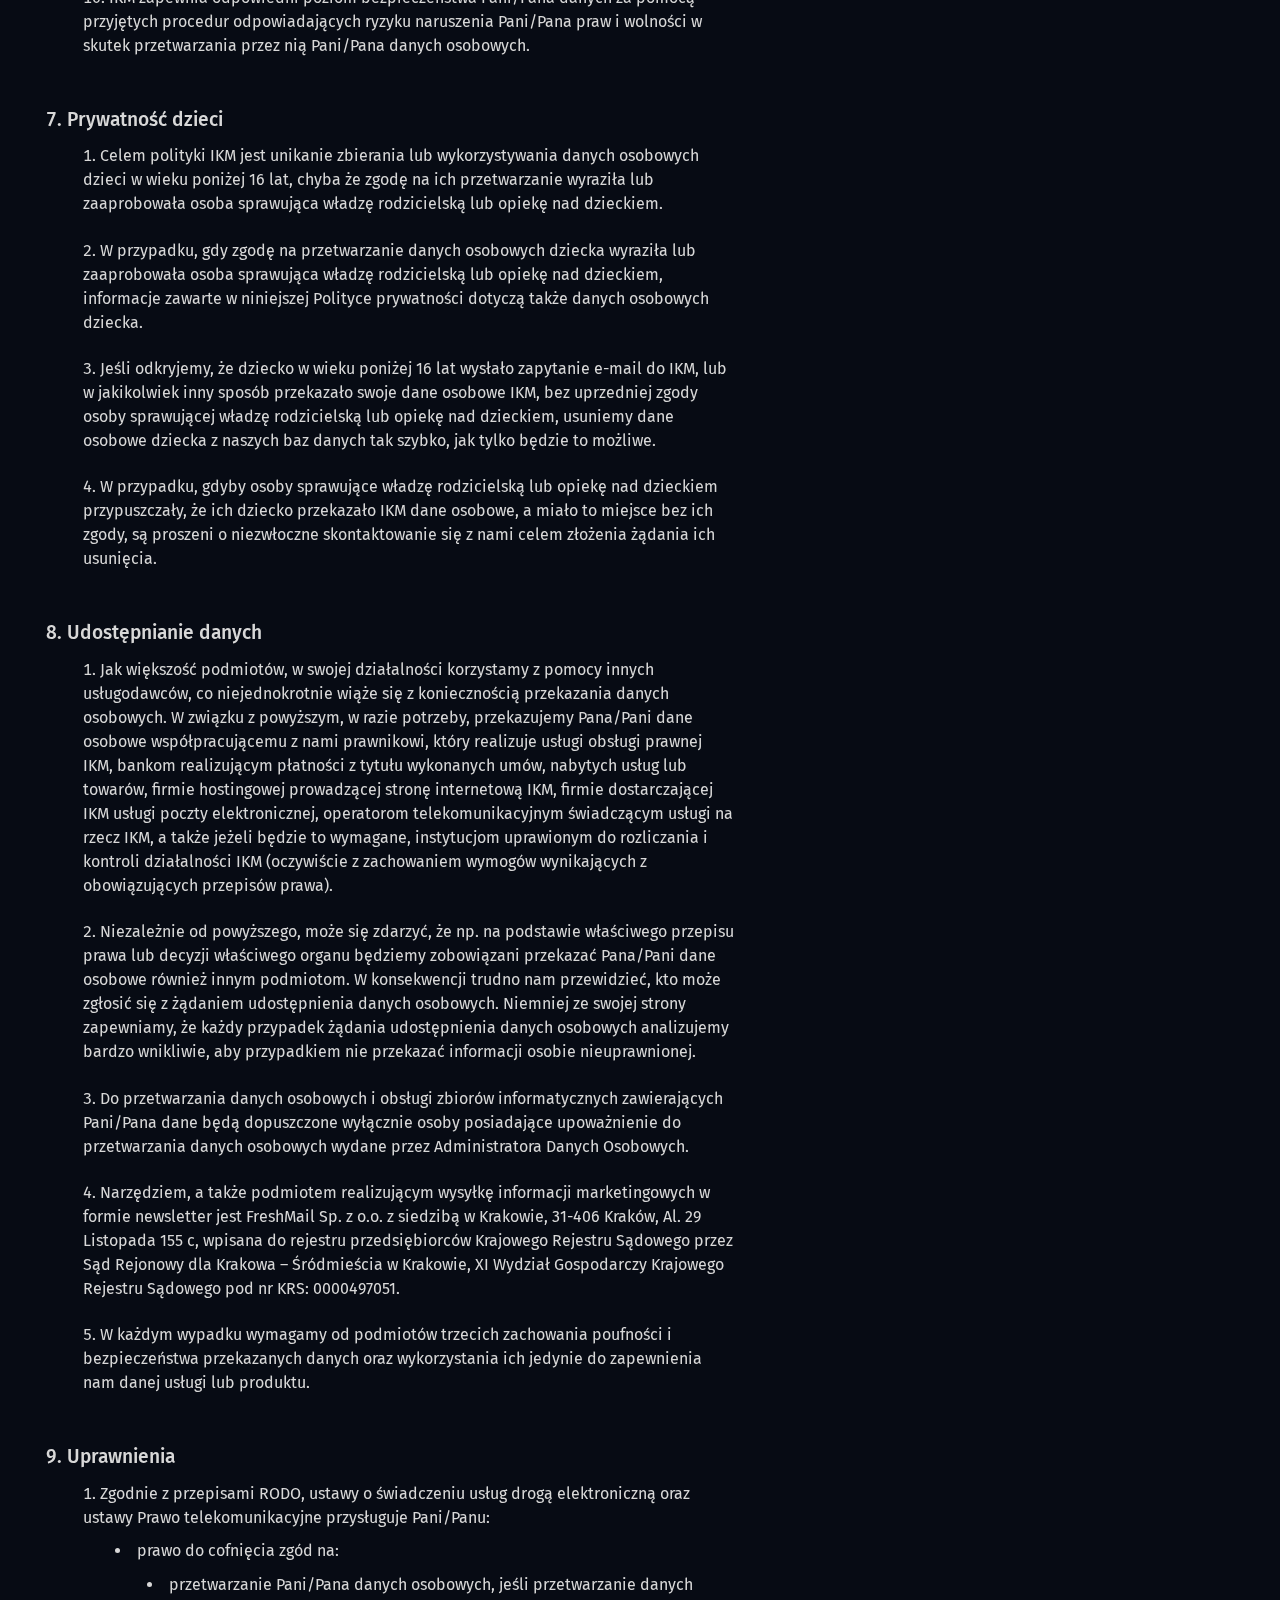
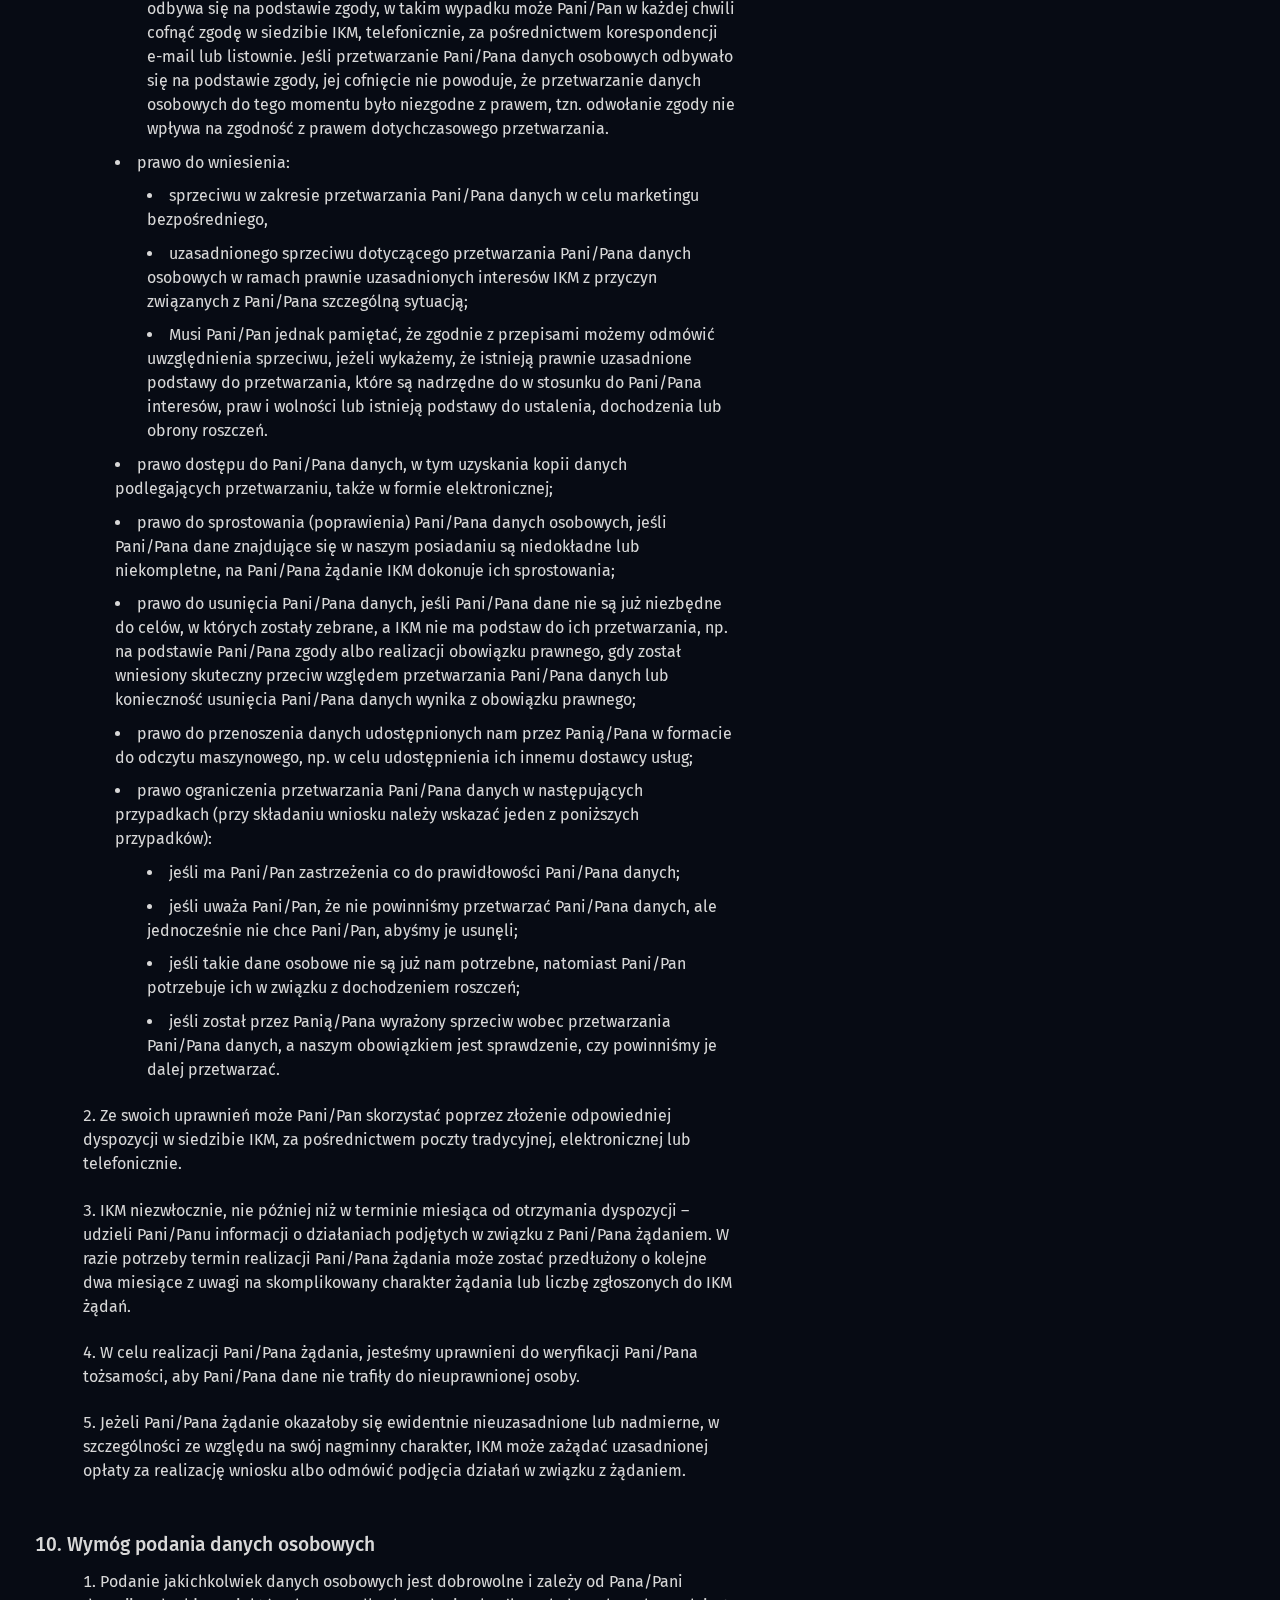
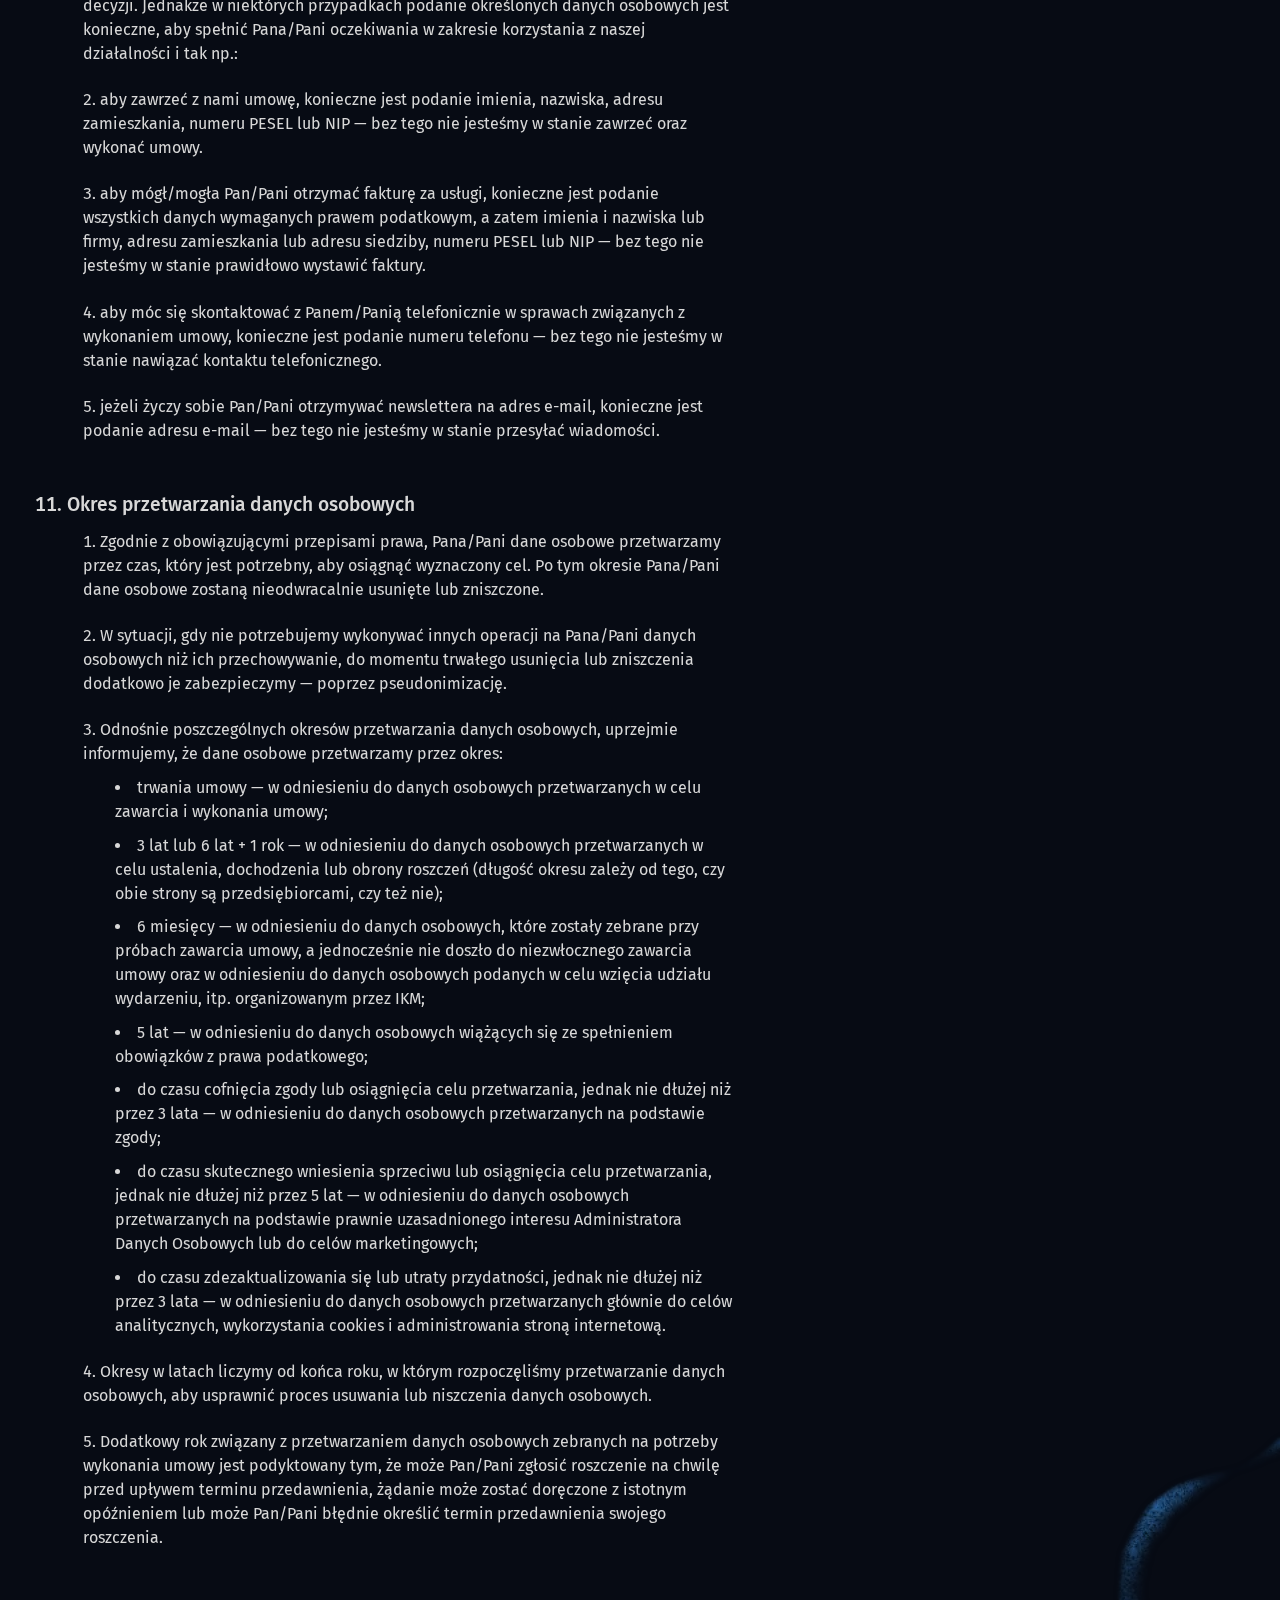
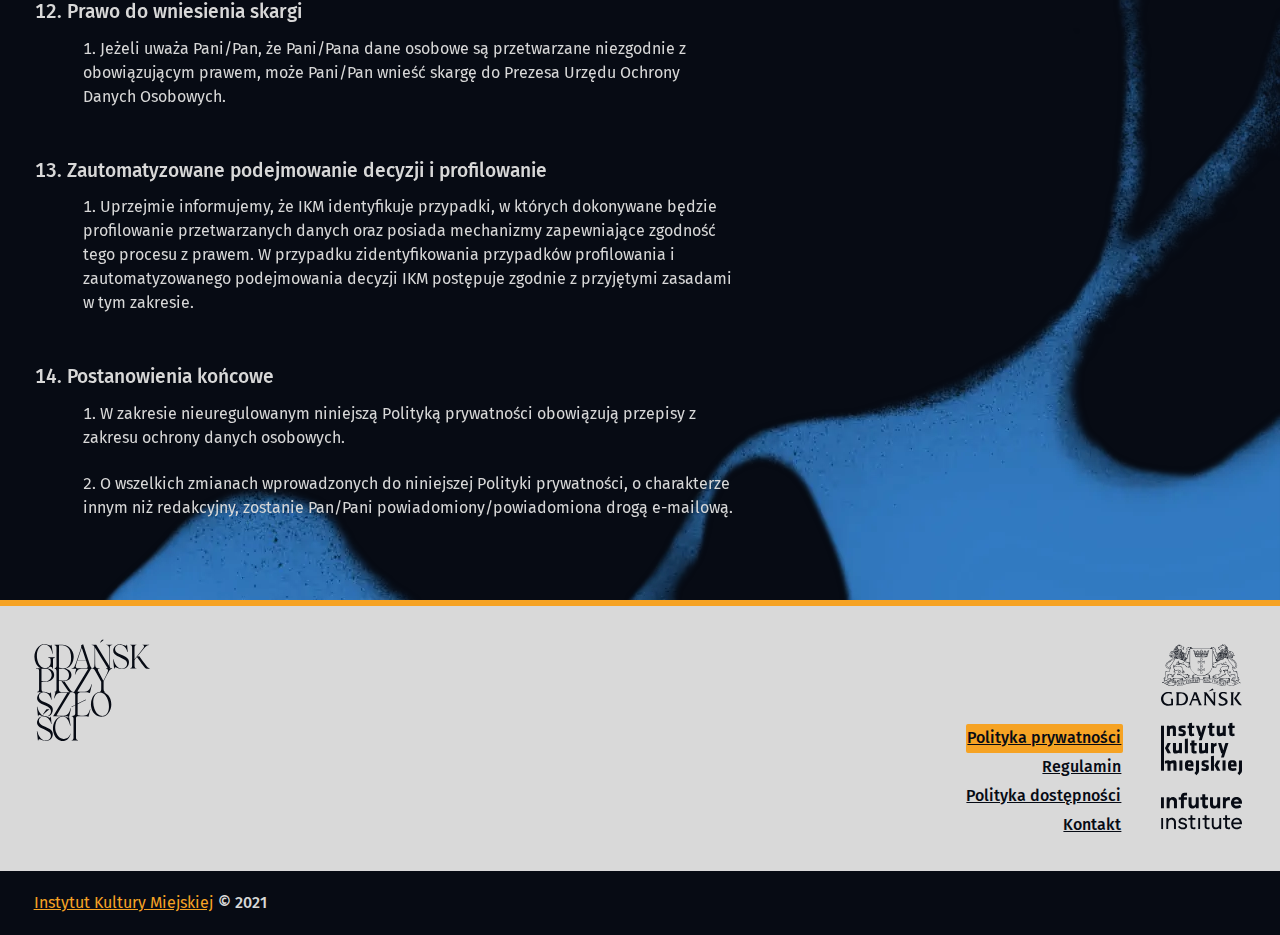
<file: polityka-prywatnosci.html>
<!DOCTYPE html>
<html lang="pl" >
<head>
  <meta charset="UTF-8"><meta name="viewport" content="width=device-width, initial-scale=1">
  <link rel="preconnect" href="https://fonts.gstatic.com">
  <link rel="stylesheet" href="./mcleod-reset.css">
  <link rel="stylesheet" href="./style.css">
  <link href="https://fonts.googleapis.com/css2?family=Fira+Sans:wght@100;200;300;400;500;600;700;800;900&display=swap" rel="stylesheet">
  <link href="https://fonts.googleapis.com/css2?family=Crimson+Pro:wght@200;300;400;500;600;700;800&display=swap" rel="stylesheet">
  <link rel="icon" href="./png/gp-icon.png" sizes="512x512" />
  <title>Gdańsk Przyszłości - Polityka prywatności</title>
</head>
<body class="page">
  <div id="skip-to-content">
    <div class="skip-link-container">
      <a href="#main">
        Przejdź do treści
      </a>
    </div>
  </div>
  <button type="button" id="menu-toogle" aria-label="Zamyka i otwiera nawigację.">
    <span class="line line-long" id="lineone"></span>
    <span class="line line-med" id="linetwo"></span>
    <span class="line line-med" id="linethree"></span>
    <span class="line line-short" id="linefour"></span>
  </button>
  <header id="headertop">
    <div id="header-menu-container">
      <div>
        <a href="./index.html" class="image-link" aria-label="Strona główna."><img src="./svg/gdansk-przyszlosci-logo-dark.svg" alt="" width="160" height="160" id="gps-logo-menu"></a>
        <nav id="header-vertical-menu">
          <ul>
            
            <li><a href="./index.html#scenariusze-przyszlosci" target="_self" rel="">Scenariusze Przyszłości</a>
              <ul>
                <li><a href="./spolecznoczule-technium.html" target="_self">Społecznoczułe technium</a></li>
                <li><a href="./pograzone-megapolis.html" target="_self">Pogrążone megapolis</a></li>
                <li><a href="./kooperatywna-homeostaza.html" target="_self">Kooperatywna homeostaza</a></li>
                <li><a href="./blekitna-autonomia.html" target="_self">Błękitna autonomia</a></li>
              </ul>
            </li>
            <li><a href="./metodologia.html" target="_self" rel="">Proces badawczy</a></li>
            <li><a href="./slownik-terminow.html" target="_self" rel="">Słownik terminów</a></li>
            <li><a href="./shift-cards.html" target="_self" rel="">Shift cards</a></li>
          </ul>
        </nav>
        <a href="./pdf/Gdansk-przyszlosci-raport-z-badan.pdf" class="button" target="_blank" rel="">Pobierz Raport w PDF (11MB)</a>
      </div>
    </div>
    <div id="logo-patronage-header">
      <a href="https://www.gdansk.pl/" class="image-link" aria-label="Idź do strony Gdansk.pl" target="_blank" rel="noreferrer"><img src="./svg/gdansk-logo-dark.svg" alt="" width="81" height="62"></a>
      <a href="https://ikm.gda.pl/" class="image-link" aria-label="Idź do strony Instytutu Kultury Miejskiej w Gdańsku." target="_blank" rel="noreferrer"><img src="./svg/ikm-logo-dark.svg" alt="" width="81" height="54"></a>
      <a href="https://infuture.institute/" class="image-link" aria-label="Idź do strony infuture.institute." target="_blank" rel="noreferrer"><img src="./svg/infuture-logo-dark.svg" alt="" width="81" height="38"></a>
    </div>
  </header>
  <div class="container">
    <main id="main">
      <article>
        <section class="block">
      <div class="column column-narrow">
        <div class="sticky">
        <h1>Polityka prywatności</h1>
        <p>Instytutu Kultury Miejskiej z siedzibą w Gdańsku</p>
      </div>
      </div>
        <div class="column column-wide">
            <ol class="regulamin">
              <li>Administrator danych osobowych
                <ol>
                  <li>Uprzejmie informujemy, że Administratorem Pani/Pana danych osobowych jest Instytut Kultury Miejskiej (dalej: IKM) – samorządowa instytucja kultury z siedzibą w Gdańsku, ul. Długi Targ 39/40, 80-830 Gdańsk, wpisana do Rejestru Instytucji Kultury prowadzonego przez Gminę Miasta Gdańska pod numerem 12/11.</li>
                  <li>Kontakt z Administratorem danych osobowych w sprawach dotyczących danych osobowych i ochrony prywatności jest możliwy w siedzibie IKM lub za pośrednictwem adresu e-mail: iodo@ikm.gda.pl.</li>
                </ol>
              </li>
              <li>Definicje
                <ol>
                  <li><dl><dt>Polityka</dt><dd> oznacza niniejszą Politykę prywatności, o ile co innego nie wynika wyraźnie z kontekstu lub treści zapisów Polityki,</dd></dl></li>
                  <li><dl><dt>Dane</dt><dd> oznaczają dane osobowe, o ile co innego nie wynika wyraźnie z treści niniejszej Polityki, pozwalające na Pani/Pana identyfikację jako osoby fizycznej np. Pani/Pana imię i nazwisko, numer telefonu, adres e-mail, adres zamieszkania, ale także w określonych sytuacjach cookies, dane o wykorzystaniu, itp.</dd></dl></li>
                  <li><dl><dt>Osoba upoważniona</dt><dd> rozumie się przez to osobę upoważnioną przez Administratora Danych Osobowych do przetwarzania danych osobowych. Osobą upoważnioną może być pracownik IKM, osoba wykonująca prace na podstawie umowy zlecenia lub innej umowy cywilno-prawnej, a także osoba odbywająca wolontariat, praktykę lub staż;</dd></dl></li>
                  <li><dl><dt>Przetwarzanie danych osobowych</dt><dd> rozumie się przez to operację lub zestaw operacji wykonywanych na danych osobowych lub zestawach danych osobowych w sposób zautomatyzowany lub niezautomatyzowany, takie jak zbieranie, utrwalanie, organizowanie, porządkowanie, przechowywanie, adaptowanie lub modyfikowanie, pobieranie, przeglądanie, wykorzystywanie, ujawnianie poprzez przesłanie, rozpowszechnianie lub innego rodzaju udostępnianie, dopasowywanie lub łączenie, ograniczanie, usuwanie lub niszczenie danych osobowych;</dd></dl></li>
                  <li><dl><dt>RODO</dt><dd> oznacza rozporządzenie Parlamentu Europejskiego i Rady (UE) 2016/679 z 27.04.2016 r. w sprawie ochrony osób fizycznych w związku z przetwarzaniem danych osobowych i w sprawie swobodnego przepływu takich danych oraz uchylenia dyrektywy 95/46/WE (ogólne rozporządzenie o ochronie danych) (Dz.Urz. UE L 119, s. 1);</dd></dl></li>
                  <li><dl><dt>Strona internetowa IKM</dt><dd> ikm.gda.pl oraz strony poświęcone bezpośrednio projektom organizowanym przez IKM,</dd></dl></li>
                  <li><dl><dt>Użytkownik</dt><dd> osoba korzystająca ze strony internetowej IKM,</dd></dl></li>
                  <li><dl><dt>Profilowanie</dt><dd> oznacza dowolną formę zautomatyzowanego przetwarzania danych osobowych, które polega na wykorzystaniu danych osobowych do oceny niektórych czynników osobowych osoby fizycznej, w szczególności do analizy lub prognozy aspektów dotyczących efektów pracy tej osoby fizycznej, jej sytuacji ekonomicznej, zdrowia, osobistych preferencji, zainteresowań, wiarygodności, zachowania, lokalizacji lub przemieszczania się.</dd></dl></li>
                </ol>
              </li>
              <li>Cele i podstawy przetwarzania danych osobowych
                <ol>
                  <li>IKM przetwarza Pani/Pana dane osobowe w różnych celach, jednak zawsze zgodnie z prawem. Poniżej znajdzie Pani/Pan wyszczególnione cele przetwarzania danych osobowych wraz z podstawami prawnymi.</li>
                  <li>W celu zawarcia oraz wykonania umowy przetwarzamy takie dane osobowe, jak:
                    <ol>
                      <li>imię i nazwisko,</li>
                      <li>adres zamieszkania lub adres siedziby,</li>
                      <li>PESEL lub NIP,</li>
                      <li>adres e-mail,</li>
                      <li>numer telefonu,</li>
                      <li>numer rachunku bankowego,</li>
                      <li>numer umowy.</li>
                    </ol>
                  </li>
                  <li>Podstawą prawną takiego przetwarzania danych jest art. 6 ust. 1 pkt b) RODO, który pozwala przetwarzać dane osobowe, jeżeli są one konieczne do wykonania umowy lub podjęcia czynności zmierzających do zawarcia umowy; jeżeli zdecyduje się Pan/Pani podać również inne dane osobowe, uznajemy, że wyraził(a) Pan/Pani zgodę na przetwarzanie również tych danych — wtedy podstawą prawną takiego przetwarzania może być art. 6 ust. 1 pkt a) RODO, który pozwala przetwarzać dane osobowe na podstawie dobrowolnie udzielonej zgody;</li>
                  <li>W celu kontaktu telefonicznego/mailowego w sprawach związanych z wykonaniem umowy przetwarzamy takie dane osobowe, jak:
                  <ol>
                    <li>imię i nazwisko,</li>
                    <li>numer telefonu,</li>
                    <li>adres e-mail,</li>
                  </ol></li>
                  <li>Podstawą prawną takiego przetwarzania danych jest art. 6 ust. 1 pkt b) RODO, który pozwala przetwarzać dane osobowe, jeżeli są one konieczne do wykonania umowy lub podjęcia czynności zmierzających do zawarcia umowy.</li>
                  <li>W celu wystawienia rachunku lub faktury i spełnienia innych obowiązków wynikających z przepisów prawa podatkowego, a także przepisów dotyczących ubezpieczeń społecznych i zdrowotnych takich jak np. przechowywanie dokumentacji księgowej przez 5 lat od zakończeniu roku w którym powstał obowiązek podatkowy wynikający z wykonania umowy, przetwarzamy takie dane osobowe, jak:
                    <ol>
                    <li>imię i nazwisko,</li>
                    <li>firma,</li>
                    <li>adres zamieszkania lub adres siedziby,</li>
                    <li>NIP,</li>
                    <li>PESEL,</li>
                  </ol></li>
                  <li>Podstawą prawną takiego przetwarzania danych jest art. 6 ust. 1 pkt c) RODO, który pozwala przetwarzać dane osobowe, jeżeli takie przetwarzanie jest konieczne do wywiązania się przez Administratora Danych Osobowych z obowiązków wynikających z przepisów prawa.</li>
                  <li>W celu badania satysfakcji z działalności prowadzonej przez IKM przetwarzamy takie dane osobowe, jak:
                    <ol>
                      <li>adres e-mail,</li>
                      <li>imię i nazwisko,</li>
                      <li>ewentualnie dane firmy/organizacji, oraz adres zamieszkania lub adres siedziby.</li>
                    </ol>
                  </li>
                  <li>Podstawą prawną takiego przetwarzania danych jest art. 6 ust. 1 pkt f) RODO, który pozwala przetwarzać dane osobowe, jeżeli tym sposobem Administrator Danych Osobowych realizuje swój prawnie uzasadniony interes (w tym przypadku interesem IKM jest poznanie opinii Pani/Pana na temat prowadzonej przez niego działalności kulturalnej, aby dostosować się do potrzeb i oczekiwań zainteresowanych odbiorców kultury).</li>
                  <li>W celu tworzenia rejestrów i ewidencji związanych z RODO, w tym np. rejestru osób, które zgłosiły sprzeciw zgodnie z RODO, przetwarzamy takie dane osobowe, jak:
                    <ol>
                      <li>imię i nazwisko,</li>
                      <li>adres e-mail,</li>
                    </ol>
                  </li>
                  <li>ponieważ po pierwsze, przepisy RODO nakładają na nas określone obowiązki dokumentacyjne dla wykazania zgodności i rozliczalności, po drugie, jeżeli zgłosi Pan/Pani np. sprzeciw wobec przetwarzania Pani/Pana danych osobowych do celów marketingowych, musimy wiedzieć, wobec kogo nie stosować marketingu bezpośredniego, ponieważ sobie tego nie życzy.</li>
                  <li>Podstawą prawną takiego przetwarzania danych jest po pierwsze, art. 6 ust. 1 pkt c) RODO, który pozwala przetwarzać dane osobowe, jeżeli takie przetwarzanie jest konieczne do wywiązania się przez Administratora Danych Osobowych z obowiązków wynikających z prawa; po drugie, art. 6 ust. 1 pkt f) RODO, który pozwala przetwarzać dane osobowe, jeżeli tym sposobem Administrator Danych Osobowych realizuje swój prawnie uzasadniony interes (w tym przypadku interesem IKM jest posiadanie wiedzy na temat osób, które realizują swoje uprawnienia wynikające z RODO).</li>
                  <li>W celu ustalenia, dochodzenia lub obrony przed roszczeniami przetwarzamy takie dane osobowe, jak:
                  <ol>
                    <li>imię i nazwisko lub ewentualnie firmę,</li>
                    <li>adres zamieszkania lub siedzibę,</li>
                    <li>numer PESEL lub numer NIP,</li>
                    <li>adres e-mail,</li>
                    <li>numer umowy.</li>
                  </ol></li>
                  <li>Podstawą prawną takiego przetwarzania danych jest art. 6 ust. 1 pkt f) RODO, który pozwala przetwarzać dane osobowe, jeżeli tym sposobem Administrator Danych Osobowych realizuje swój prawnie uzasadniony interes (w tym przypadku interesem IKM jest posiadanie danych osobowych, które pozwolą ustalić, dochodzić lub bronić się przed roszczeniami, w tym osób korzystających z działalności prowadzonej przez IKM i osób trzecich.</li>
                  <li>W celu przyjęcia zgłoszenia na projekty, warsztaty, szkolenia, wydarzenia, imprezy kulturalne, artystyczne lub edukacyjne organizowane przez IKM przetwarzamy następujące Pani/Pana dane osobowe:
                  <ol>
                    <li>imię;</li>
                    <li>nazwisko;</li>
                    <li>adres zamieszkania;</li>
                    <li>adres e-mail;</li>
                    <li>numer telefonu;</li>
                  </ol></li>
                  <li>Podstawą prawną takiego przetwarzania jest art. 6 ust. 1 pkt a) lub pkt b RODO, który pozwala przetwarzać dane osobowe na podstawie dobrowolnie udzielonej zgody (w tym przypadku przyjmujemy, wypełnienie zgłoszenia jest równoczesnym wyrażeniem zgody na przetwarzanie danych osobowych).</li>
                  <li>W celu archiwalnym i dowodowym przetwarzamy takie dane osobowe, jak:
                  <ol>
                    <li>imię i nazwisko,</li>
                    <li>numer umowy,</li>
                    <li>adres e-mail,</li>
                  </ol></li>
                  <li>— na potrzeby zabezpieczenia informacji, które mogą służyć wykazywaniu faktów o znaczeniu prawnym. Podstawą prawną takiego przetwarzania danych jest art. 6 ust. 1 pkt f) RODO, który pozwala przetwarzać dane osobowe, jeżeli tym sposobem Administrator Danych Osobowych realizuje swój prawnie uzasadniony interes (w tym przypadku interesem IKM jest posiadanie danych osobowych, które pozwolą dowieść pewnych faktów związanych z realizacją usług, np. gdy jakiś organ państwowy tego zażąda).</li>
                  <li>W celu skorzystania ze sklepu internetowego, sprzedaży biletów telefonicznie/elektronicznie na wydarzenia, imprezy kulturalne lub artystyczne organizowane przez IKM, a także płatności za sprzedane bilety/produkty, przetwarzamy takie dane osobowe, jak:
                  <ol>
                    <li>imię i nazwisko (jeżeli zostało podane),</li>
                    <li>adres e-mail,</li>
                    <li>numer rachunku bankowego,</li>
                  </ol></li>
                  <li>Podstawą prawną takiego przetwarzania jest art. 6 ust. 1 pkt a) lub pkt b) RODO, który pozwala przetwarzać dane osobowe na podstawie dobrowolnie udzielonej zgody lub w wypadku pkt b), który pozwala przetwarzać dane osobowe, jeżeli są one konieczne do wykonania umowy lub podjęcia czynności zmierzających do zawarcia umowy.</li>
                  <li>W celu zamieszczenia przez Pana/Panią komentarza na profilach społecznościowych IKM przetwarzamy takie dane osobowe, jak:
                  <ol>
                    <li>imię i nazwisko,</li>
                  </ol></li>
                  <li>Podstawą prawną takiego przetwarzania jest art. 6 ust. 1 pkt a) RODO, który pozwala przetwarzać dane osobowe na podstawie dobrowolnie udzielonej zgody (w tym przypadku przyjmujemy, że zamieszczenie komentarza jest równoczesnym wyrażeniem zgody na przetwarzanie danych osobowych).</li>
                  <li>W celu wykorzystywania cookies na stronie internetowej przetwarzamy takie informacje tekstowe (cookies zostaną opisane w odrębnym punkcie). Podstawą prawną takiego przetwarzania jest art. 6 ust. 1 pkt a) RODO, który pozwala przetwarzać dane osobowe na podstawie dobrowolnie udzielonej zgody (przy pierwszym wejściu na stronę internetową pojawia się zapytanie o zgodę na wykorzystanie cookies).</li>
                  <li>W celu administrowania stroną internetową IKM przetwarzamy takie dane osobowe, jak:
                  <ol>
                    <li>imię;</li>
                    <li>nazwisko;</li>
                    <li>adres e-mail;</li>
                    <li>numer telefonu;</li>
                  </ol></li>
                  <li>– dane te są zapisywane automatycznie w tzw. logach serwera, przy każdorazowym korzystaniu ze strony należącej do IKM. Administrowanie stroną internetową bez użycia serwera i bez tego automatycznego zapisu nie byłoby możliwe. Podstawą prawną takiego przetwarzania danych jest art. 6 ust. 1 pkt f) RODO, który pozwala przetwarzać dane osobowe, jeżeli tym sposobem Administrator Danych Osobowych realizuje swój prawnie uzasadniony interes (w tym przypadku interesem IKM jest administrowanie stroną internetową).</li>
                  <li>W celu prowadzenia marketingu bezpośredniego przetwarzamy dane osobowe, jak:</li>
                  <li>Podstawą prawną takiego przetwarzania danych jest art. 6 ust. 1 pkt f) RODO, który pozwala przetwarzać dane osobowe, jeżeli tym sposobem Administrator Danych Osobowych realizuje swój prawnie uzasadniony interes.</li>
                  <li>W celu przesyłania newslettera przetwarzamy dane osobowe, jak:
                    <ol>
                      <li>adres e-mail;</li>
                    </ol>
                  </li>
                  <li>Podstawą prawną takiego przetwarzania jest art. 6 ust. 1 pkt a) RODO, który pozwala przetwarzać dane osobowe na podstawie dobrowolnie udzielonej zgody.</li>
                </ol>
              </li>
              <li>Pliki Cookies
                <ol>
                  <li>Administrator Danych Osobowych wykorzystuje pliki cookies (ciasteczka), czyli niewielkie informacje tekstowe, przechowywane na urządzeniu końcowym Użytkownika (np. komputerze, tablecie, smartfonie). Cookies mogą być odczytywane przez system teleinformatyczny Administratora Danych Osobowych.</li>
                  <li>Administrator Danych Osobowych przechowuje pliki cookies na urządzeniu końcowym Użytkownika, a następnie uzyskuje dostęp do informacji w nich zawartych w celach statystycznych, w celach marketingowych (remarketing) oraz w celu zapewnienia prawidłowego działania strony internetowej IKM.</li>
                  <li>Administrator Danych Osobowych informuje niniejszym Użytkownika, że istnieje możliwość takiej konfiguracji przeglądarki internetowej, która uniemożliwia przechowywanie plików cookies na urządzeniu końcowym Użytkownika. W takiej sytuacji, korzystanie ze strony internetowej IKM przez Użytkownika może być utrudnione.</li>
                  <li>Administrator Danych Osobowych wskazuje niniejszym, że pliki cookies mogą być przez Użytkownika usunięte po ich zapisaniu przez Administratora Danych Osobowych, poprzez odpowiednie funkcje przeglądarki internetowej, programy służące w tym celu lub skorzystanie z odpowiednich narzędzi dostępnych w ramach systemu operacyjnego, z którego korzysta Użytkownik.</li>
                </ol>
              </li>
              <li>Logi serwera
                <ol>
                  <li>Korzystanie ze strony internetowej IKM wiąże się z przesyłaniem zapytań do serwera, na którym przechowywana jest ta strona.</li>
                  <li>Każde zapytanie skierowane do serwera zapisywane jest w logach serwera. Logi obejmują m.in. adres IP Użytkownika, datę i czas serwera, informacje o przeglądarce internetowej i systemie operacyjnym, z jakiego korzysta Użytkownik.</li>
                  <li>Logi zapisywane i przechowywane są na serwerze.</li>
                  <li>Dane zapisane w logach serwera nie są kojarzone z konkretnymi osobami korzystającymi ze Strony i nie są wykorzystywane przez Administratora Danych Osobowych w celu identyfikacji Użytkownika.</li>
                  <li>Logi serwera stanowią wyłącznie materiał pomocniczy służący do administrowania stroną internetową, a ich zawartość nie jest ujawniana nikomu poza osobami upoważnionymi do administrowania serwerem.</li>
                </ol>
              </li>
              <li>Zasady ochrony Pani/Pana danych osobowych
                <ol>
                  <li>Wszelkie Pani/Pana dane osobowe przetwarzane są zgodnie z obowiązującymi przepisami.</li>
                  <li>IKM przed rozpoczęciem przetwarzania Pani/Pana danych osobowych obowiązany jest spełnić obowiązek informacyjny wynikający z przepisów RODO.</li>
                  <li>Zebrane dane osobowe są przetwarzane dla oznaczonych i zgodnych z prawem celów.</li>
                  <li>Przetwarzanie Pani/Pana danych osobowych odbywa się zgodnie z zasadami dotyczącymi merytorycznej poprawności oraz adekwatnie do celów, w jakich dane zostały zebrane.</li>
                  <li>Pani/Pana dane osobowe przetwarzane są nie dłużej niż jest to niezbędne do osiągnięcia celów przetwarzania.</li>
                  <li>Pani/Pana dane nie są udostępniane bez Pani/Pana zgody, chyba że udostępnia się te dane osobom lub podmiotom upoważnionym zgodnie z przepisami dotyczącymi ochrony danych osobowych.</li>
                  <li>Przetwarzanie Pani/Pana danych odbywa się w systemie informatycznym jak i w formie tradycyjnej (w formie pisemnej/papierowej).</li>
                  <li>Przysługują Pani/Panu wszelkie uprawnienia wynikające z RODO, o których szerzej w § 8 niniejszej Polityki.</li>
                  <li>IKM weryfikuje i zapewnia możliwość efektywnego wykonania każdego Pani/Pana żądania związanego z ochroną Pani/Pana danych osobowych.</li>
                  <li>IKM zapewnia odpowiedni poziom bezpieczeństwa Pani/Pana danych za pomocą przyjętych procedur odpowiadających ryzyku naruszenia Pani/Pana praw i wolności w skutek przetwarzania przez nią Pani/Pana danych osobowych.</li>
                </ol>
              </li>
              <li>Prywatność dzieci
                <ol>
                  <li>Celem polityki IKM jest unikanie zbierania lub wykorzystywania danych osobowych dzieci w wieku poniżej 16 lat, chyba że zgodę na ich przetwarzanie wyraziła lub zaaprobowała osoba sprawująca władzę rodzicielską lub opiekę nad dzieckiem.</li>
                  <li>W przypadku, gdy zgodę na przetwarzanie danych osobowych dziecka wyraziła lub zaaprobowała osoba sprawująca władzę rodzicielską lub opiekę nad dzieckiem, informacje zawarte w niniejszej Polityce prywatności dotyczą także danych osobowych dziecka.</li>
                  <li>Jeśli odkryjemy, że dziecko w wieku poniżej 16 lat wysłało zapytanie e-mail do IKM, lub w jakikolwiek inny sposób przekazało swoje dane osobowe IKM, bez uprzedniej zgody osoby sprawującej władzę rodzicielską lub opiekę nad dzieckiem, usuniemy dane osobowe dziecka z naszych baz danych tak szybko, jak tylko będzie to możliwe.</li>
                  <li>W przypadku, gdyby osoby sprawujące władzę rodzicielską lub opiekę nad dzieckiem przypuszczały, że ich dziecko przekazało IKM dane osobowe, a miało to miejsce bez ich zgody, są proszeni o niezwłoczne skontaktowanie się z nami celem złożenia żądania ich usunięcia.</li>
                </ol>
              </li>
              <li>Udostępnianie danych
                <ol>
                  <li>Jak większość podmiotów, w swojej działalności korzystamy z pomocy innych usługodawców, co niejednokrotnie wiąże się z koniecznością przekazania danych osobowych. W związku z powyższym, w razie potrzeby, przekazujemy Pana/Pani dane osobowe współpracującemu z nami prawnikowi, który realizuje usługi obsługi prawnej IKM, bankom realizującym płatności z tytułu wykonanych umów, nabytych usług lub towarów, firmie hostingowej prowadzącej stronę internetową IKM, firmie dostarczającej IKM usługi poczty elektronicznej, operatorom telekomunikacyjnym świadczącym usługi na rzecz IKM, a także jeżeli będzie to wymagane, instytucjom uprawionym do rozliczania i kontroli działalności IKM (oczywiście z zachowaniem wymogów wynikających z obowiązujących przepisów prawa).</li>
                  <li>Niezależnie od powyższego, może się zdarzyć, że np. na podstawie właściwego przepisu prawa lub decyzji właściwego organu będziemy zobowiązani przekazać Pana/Pani dane osobowe również innym podmiotom. W konsekwencji trudno nam przewidzieć, kto może zgłosić się z żądaniem udostępnienia danych osobowych. Niemniej ze swojej strony zapewniamy, że każdy przypadek żądania udostępnienia danych osobowych analizujemy bardzo wnikliwie, aby przypadkiem nie przekazać informacji osobie nieuprawnionej.</li>
                  <li>Do przetwarzania danych osobowych i obsługi zbiorów informatycznych zawierających Pani/Pana dane będą dopuszczone wyłącznie osoby posiadające upoważnienie do przetwarzania danych osobowych wydane przez Administratora Danych Osobowych.</li>
                  <li>Narzędziem, a także podmiotem realizującym wysyłkę informacji marketingowych w formie newsletter jest  FreshMail Sp. z o.o. z siedzibą w Krakowie, 31-406 Kraków, Al. 29 Listopada 155 c, wpisana do rejestru przedsiębiorców Krajowego Rejestru Sądowego przez Sąd Rejonowy dla Krakowa – Śródmieścia w Krakowie, XI Wydział Gospodarczy Krajowego Rejestru Sądowego pod nr KRS: 0000497051.</li>
                  <li>W każdym wypadku wymagamy od podmiotów trzecich zachowania poufności i bezpieczeństwa przekazanych danych oraz wykorzystania ich jedynie do zapewnienia nam danej usługi lub produktu.</li>
                </ol>
              </li>
              <li>Uprawnienia
                <ol>
                  <li>Zgodnie z przepisami RODO, ustawy o świadczeniu usług drogą elektroniczną oraz ustawy Prawo telekomunikacyjne przysługuje Pani/Panu:
                    <ol>
                      <li>prawo do cofnięcia zgód na:
                      <ol>
                        <li>przetwarzanie Pani/Pana danych osobowych, jeśli przetwarzanie danych odbywa się na podstawie zgody, w takim wypadku może Pani/Pan w każdej chwili cofnąć zgodę w siedzibie IKM, telefonicznie, za pośrednictwem korespondencji e-mail lub listownie. Jeśli przetwarzanie Pani/Pana danych osobowych odbywało się na podstawie zgody, jej cofnięcie nie powoduje, że przetwarzanie danych osobowych do tego momentu było niezgodne z prawem, tzn. odwołanie zgody nie wpływa na zgodność z prawem dotychczasowego przetwarzania.
                          </li>
                      </ol></li>
                      <li>prawo do wniesienia:
                      <ol>
                        <li>sprzeciwu w zakresie przetwarzania Pani/Pana danych w celu marketingu bezpośredniego,</li>
                        <li>uzasadnionego sprzeciwu dotyczącego przetwarzania Pani/Pana danych osobowych w ramach prawnie uzasadnionych interesów IKM z przyczyn związanych z Pani/Pana szczególną sytuacją;</li>
                        <li>Musi Pani/Pan jednak pamiętać, że zgodnie z przepisami możemy odmówić uwzględnienia sprzeciwu, jeżeli wykażemy, że istnieją prawnie uzasadnione podstawy do przetwarzania, które są nadrzędne do w stosunku do Pani/Pana interesów, praw i wolności lub istnieją podstawy do ustalenia, dochodzenia lub obrony roszczeń.</li>
                      </ol></li>
                      <li>prawo dostępu do Pani/Pana danych, w tym uzyskania kopii danych podlegających przetwarzaniu, także w formie elektronicznej;</li>
                      <li>prawo do sprostowania (poprawienia) Pani/Pana danych osobowych, jeśli Pani/Pana dane znajdujące się w naszym posiadaniu są niedokładne lub niekompletne, na Pani/Pana żądanie IKM dokonuje ich sprostowania;</li>
                      <li>prawo do usunięcia Pani/Pana danych, jeśli Pani/Pana dane nie są już niezbędne do celów, w których zostały zebrane, a IKM nie ma podstaw do ich przetwarzania, np. na podstawie Pani/Pana zgody albo realizacji obowiązku prawnego, gdy został wniesiony skuteczny przeciw względem przetwarzania Pani/Pana danych lub konieczność usunięcia Pani/Pana danych wynika z obowiązku prawnego;</li>
                      <li>prawo do przenoszenia danych udostępnionych nam przez Panią/Pana w formacie do odczytu maszynowego, np. w celu udostępnienia ich innemu dostawcy usług;</li>
                      <li>prawo ograniczenia przetwarzania Pani/Pana danych w następujących przypadkach (przy składaniu wniosku należy wskazać jeden z poniższych przypadków):
                      <ol>
                        <li>jeśli ma Pani/Pan zastrzeżenia co do prawidłowości Pani/Pana danych;</li>
                        <li>jeśli uważa Pani/Pan, że nie powinniśmy przetwarzać Pani/Pana danych, ale jednocześnie nie chce Pani/Pan, abyśmy je usunęli;</li>
                        <li>jeśli takie dane osobowe nie są już nam potrzebne, natomiast Pani/Pan potrzebuje ich w związku z dochodzeniem roszczeń;</li>
                        <li>jeśli został przez Panią/Pana wyrażony sprzeciw wobec przetwarzania Pani/Pana danych, a naszym obowiązkiem jest sprawdzenie, czy powinniśmy je dalej przetwarzać.</li>
                      </ol></li>
                    </ol>
                  </li>
                  <li>Ze swoich uprawnień może Pani/Pan skorzystać poprzez złożenie odpowiedniej dyspozycji w siedzibie IKM, za pośrednictwem poczty tradycyjnej, elektronicznej lub telefonicznie.</li>
                  <li>IKM niezwłocznie, nie później niż w terminie miesiąca od otrzymania dyspozycji – udzieli Pani/Panu informacji o działaniach podjętych w związku z Pani/Pana żądaniem. W razie potrzeby termin realizacji Pani/Pana żądania może zostać przedłużony o kolejne dwa miesiące z uwagi na skomplikowany charakter żądania lub liczbę zgłoszonych do IKM żądań.</li>
                  <li>W celu realizacji Pani/Pana żądania, jesteśmy uprawnieni do weryfikacji Pani/Pana tożsamości, aby Pani/Pana dane nie trafiły do nieuprawnionej osoby.</li>
                  <li>Jeżeli Pani/Pana żądanie okazałoby się ewidentnie nieuzasadnione lub nadmierne, w szczególności ze względu na swój nagminny charakter, IKM może zażądać uzasadnionej opłaty za realizację wniosku albo odmówić podjęcia działań w związku z żądaniem.</li>
                </ol>
              </li>
              <li>Wymóg podania danych osobowych
                <ol>
                  <li>Podanie jakichkolwiek danych osobowych jest dobrowolne i zależy od Pana/Pani decyzji. Jednakże w niektórych przypadkach podanie określonych danych osobowych jest konieczne, aby spełnić Pana/Pani oczekiwania w zakresie korzystania z naszej działalności i tak np.:</li>
                  <li>aby zawrzeć z nami umowę, konieczne jest podanie imienia, nazwiska, adresu zamieszkania, numeru PESEL lub NIP — bez tego nie jesteśmy w stanie zawrzeć oraz wykonać umowy.</li>
                  <li>aby mógł/mogła Pan/Pani otrzymać fakturę za usługi, konieczne jest podanie wszystkich danych wymaganych prawem podatkowym, a zatem imienia i nazwiska lub firmy, adresu zamieszkania lub adresu siedziby, numeru PESEL lub NIP — bez tego nie jesteśmy w stanie prawidłowo wystawić faktury.</li>
                  <li>aby móc się skontaktować z Panem/Panią telefonicznie w sprawach związanych z wykonaniem umowy, konieczne jest podanie numeru telefonu — bez tego nie jesteśmy w stanie nawiązać kontaktu telefonicznego.</li>
                  <li>jeżeli życzy sobie Pan/Pani otrzymywać newslettera na adres e-mail, konieczne jest podanie adresu e-mail — bez tego nie jesteśmy w stanie przesyłać wiadomości.</li>
                </ol>
              </li>
              <li>Okres przetwarzania danych osobowych
                <ol>
                  <li>Zgodnie z obowiązującymi przepisami prawa, Pana/Pani dane osobowe przetwarzamy przez czas, który jest potrzebny, aby osiągnąć wyznaczony cel. Po tym okresie Pana/Pani dane osobowe zostaną nieodwracalnie usunięte lub zniszczone.</li>
                  <li>W sytuacji, gdy nie potrzebujemy wykonywać innych operacji na Pana/Pani danych osobowych niż ich przechowywanie, do momentu trwałego usunięcia lub zniszczenia dodatkowo je zabezpieczymy — poprzez pseudonimizację.</li>
                  <li>Odnośnie poszczególnych okresów przetwarzania danych osobowych, uprzejmie informujemy, że dane osobowe przetwarzamy przez okres:
                    <ol>
                      <li>trwania umowy — w odniesieniu do danych osobowych przetwarzanych w celu zawarcia i wykonania umowy;</li>
                      <li>3 lat lub 6 lat + 1 rok — w odniesieniu do danych osobowych przetwarzanych w celu ustalenia, dochodzenia lub obrony roszczeń (długość okresu zależy od tego, czy obie strony są przedsiębiorcami, czy też nie);</li>
                      <li>6 miesięcy — w odniesieniu do danych osobowych, które zostały zebrane przy próbach zawarcia umowy, a jednocześnie nie doszło do niezwłocznego zawarcia umowy oraz w odniesieniu do danych osobowych podanych w celu wzięcia udziału wydarzeniu, itp. organizowanym przez IKM;</li>
                      <li>5 lat — w odniesieniu do danych osobowych wiążących się ze spełnieniem obowiązków z prawa podatkowego;</li>
                      <li>do czasu cofnięcia zgody lub osiągnięcia celu przetwarzania, jednak nie dłużej niż przez 3 lata — w odniesieniu do danych osobowych przetwarzanych na podstawie zgody;</li>
                      <li>do czasu skutecznego wniesienia sprzeciwu lub osiągnięcia celu przetwarzania, jednak nie dłużej niż przez 5 lat — w odniesieniu do danych osobowych przetwarzanych na podstawie prawnie uzasadnionego interesu Administratora Danych Osobowych lub do celów marketingowych;</li>
                      <li>do czasu zdezaktualizowania się lub utraty przydatności, jednak nie dłużej niż przez 3 lata — w odniesieniu do danych osobowych przetwarzanych głównie do celów analitycznych, wykorzystania cookies i administrowania stroną internetową.</li>
                    </ol>
                  </li>
                  <li>Okresy w latach liczymy od końca roku, w którym rozpoczęliśmy przetwarzanie danych osobowych, aby usprawnić proces usuwania lub niszczenia danych osobowych.</li>
                  <li>Dodatkowy rok związany z przetwarzaniem danych osobowych zebranych na potrzeby wykonania umowy jest podyktowany tym, że może Pan/Pani zgłosić roszczenie na chwilę przed upływem terminu przedawnienia, żądanie może zostać doręczone z istotnym opóźnieniem lub może Pan/Pani błędnie określić termin przedawnienia swojego roszczenia.</li>
                </ol>
              </li>
              <li>Prawo do wniesienia skargi
                <ol>
                  <li>Jeżeli uważa Pani/Pan, że Pani/Pana dane osobowe są przetwarzane niezgodnie z obowiązującym prawem, może Pani/Pan wnieść skargę do Prezesa Urzędu Ochrony Danych Osobowych.</li>
                </ol>
              </li>
              <li>Zautomatyzowane podejmowanie decyzji i profilowanie
                <ol>
                  <li>Uprzejmie informujemy, że IKM identyfikuje przypadki, w których dokonywane będzie profilowanie przetwarzanych danych oraz posiada mechanizmy zapewniające zgodność tego procesu z prawem. W przypadku zidentyfikowania przypadków profilowania i zautomatyzowanego podejmowania decyzji IKM postępuje zgodnie z przyjętymi zasadami w tym zakresie.</li>
                </ol>
              </li>
              <li>Postanowienia końcowe
                <ol>
                  <li>W zakresie nieuregulowanym niniejszą Polityką prywatności obowiązują przepisy z zakresu ochrony danych osobowych.</li>
                  <li>O wszelkich zmianach wprowadzonych do niniejszej Polityki prywatności, o charakterze innym niż redakcyjny, zostanie Pan/Pani powiadomiony/powiadomiona drogą e-mailową.</li>
                </ol>
              </li>
            </ol>
        </div>
        </section>
    </article>
      </main>
    </div>
    <footer>
      <script> </script>
      <div id="footer-meritorical">
        <img src="./svg/gdansk-przyszlosci-logo-dark.svg" alt="" width="120" height="120" class="logo">
        <div id="footer-navigation">
          <nav aria-label="Additional">
            <ul>
              <li><a href="./polityka-prywatnosci.html" target="_self" class="current-menu-item">Polityka prywatności</a></li>
              <li><a href="./regulamin.html" target="_self">Regulamin</a></li>
              <li><a href="./polityka-dostepnosci.html" target="_self">Polityka dostępności</a></li>
              <li><a href="./regulamin.html#regulamin-kontakt" target="_self">Kontakt</a></li>
            </ul>
          </nav>
          <div id="footer-meritorical-patronage">
            <a href="https://www.gdansk.pl/"  target="_blank" aria-label="Idź do strony Gdańsk.pl" rel="noreferrer"><img src="./svg/gdansk-logo-dark.svg" alt="" width="81" height="62"></a>
            <a href="https://ikm.gda.pl/" target="_blank" aria-label="Idź do strony Instytutu Kultury Miejskiej w Gdańsku." rel="noreferrer"><img src="./svg/ikm-logo-dark.svg" alt="" width="81" height="54"></a>
            <a href="https://infuture.institute/" target="_blank" aria-label="Idź do strony infuture.institute." rel="noreferrer"><img src="./svg/infuture-logo-dark.svg" alt="" width="81" height="38"></a>
          </div>
        </div>
      </div>
      <div id="footer-technical">
        <p><a href="https://ikm.gda.pl/" target="_blank" rel="noopener">Instytut Kultury Miejskiej</a> &#169; 2021</p>
      </div>
      <script>
        var menu = document.getElementById('headertop');
        var el = document.getElementById('menu-toogle');
        var lone = document.getElementById('lineone');
        var ltwo = document.getElementById('linetwo');
        var lthree = document.getElementById('linethree');
        var lfour = document.getElementById('linefour');
        menu.style.width = "0";
        ltwo.style.marginLeft = "0px";
        lthree.style.marginLeft = "0px";
        lfour.style.marginLeft = "0px";
  
        function menuSwitcher() {
        if (menu.style.width == "0px") {
        menu.style.width = "270px";
        ltwo.style.marginLeft = "8px";
        lthree.style.marginLeft = "8px";
        lfour.style.marginLeft = "16px";
        } else {
        menu.style.width = "0px";
        ltwo.style.marginLeft = "0px";
        lthree.style.marginLeft = "0px";
        lfour.style.marginLeft = "0px";
        } 
        }

        // Add event listener to switcher
        el.addEventListener("click", menuSwitcher, false);
      </script>
    </footer>
  </body>
</html>
</file>
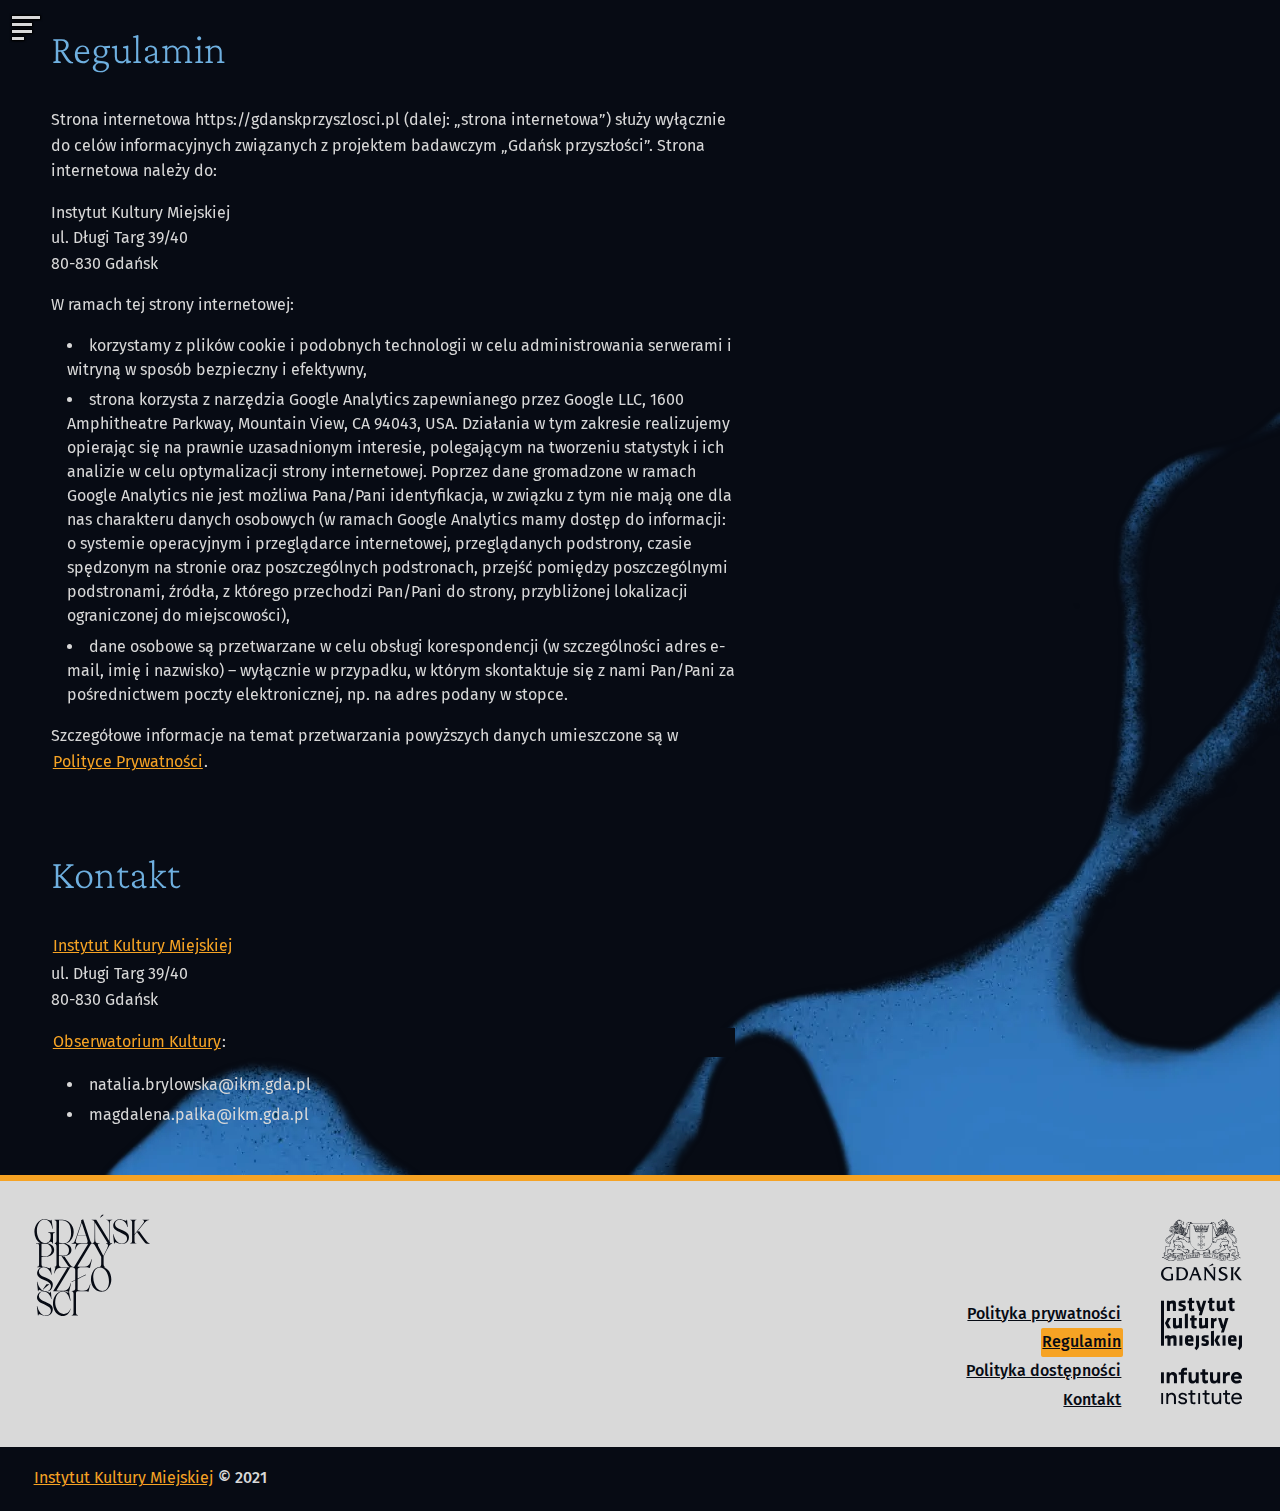
<file: regulamin.html>
<!DOCTYPE html>
<html lang="pl" >
<head>
  <meta charset="UTF-8"><meta name="viewport" content="width=device-width, initial-scale=1">
  <link rel="preconnect" href="https://fonts.gstatic.com">
  <link rel="stylesheet" href="./mcleod-reset.css">
  <link rel="stylesheet" href="./style.css">
  <link href="https://fonts.googleapis.com/css2?family=Fira+Sans:wght@100;200;300;400;500;600;700;800;900&display=swap" rel="stylesheet">
  <link href="https://fonts.googleapis.com/css2?family=Crimson+Pro:wght@200;300;400;500;600;700;800&display=swap" rel="stylesheet">
  <link rel="icon" href="./png/gp-icon.png" sizes="512x512" />
  <title>Gdańsk Przyszłości - Regulamin</title>
</head>
<body class="page">
  <div id="skip-to-content">
    <div class="skip-link-container">
      <a href="#main">
        Przejdź do treści
      </a>
    </div>
  </div>
  <button type="button" id="menu-toogle" aria-label="Zamyka i otwiera nawigację.">
    <span class="line line-long" id="lineone"></span>
    <span class="line line-med" id="linetwo"></span>
    <span class="line line-med" id="linethree"></span>
    <span class="line line-short" id="linefour"></span>
  </button>
    <header id="headertop">
      <div id="header-menu-container">
        <div>
          <a href="./index.html" class="image-link" aria-label="Strona główna."><img src="./svg/gdansk-przyszlosci-logo-dark.svg" alt="" width="160" height="160" id="gps-logo-menu"></a>
          <nav id="header-vertical-menu">
            <ul>
              
              <li><a href="./index.html#scenariusze-przyszlosci" target="_self" rel="">Scenariusze Przyszłości</a>
                <ul>
                  <li><a href="./spolecznoczule-technium.html" target="_self">Społecznoczułe technium</a></li>
                  <li><a href="./pograzone-megapolis.html" target="_self">Pogrążone megapolis</a></li>
                  <li><a href="./kooperatywna-homeostaza.html" target="_self">Kooperatywna homeostaza</a></li>
                  <li><a href="./blekitna-autonomia.html" target="_self">Błękitna autonomia</a></li>
                </ul>
              </li>
              <li><a href="./metodologia.html" target="_self" rel="">Proces badawczy</a></li>
              <li><a href="./slownik-terminow.html" target="_self" rel="">Słownik terminów</a></li>
              <li><a href="./shift-cards.html" target="_self" rel="">Shift cards</a></li>
            </ul>
          </nav>
          <a href="./pdf/Gdansk-przyszlosci-raport-z-badan.pdf" class="button" target="_blank" rel="">Pobierz Raport w PDF (11MB)</a>
        </div>
      </div>
      <div id="logo-patronage-header">
        <a href="https://www.gdansk.pl/" class="image-link" aria-label="Idź do strony Gdansk.pl" target="_blank" rel="noreferrer"><img src="./svg/gdansk-logo-dark.svg" alt="" width="81" height="62"></a>
        <a href="https://ikm.gda.pl/" class="image-link" aria-label="Idź do strony Instytutu Kultury Miejskiej w Gdańsku." target="_blank" rel="noreferrer"><img src="./svg/ikm-logo-dark.svg" alt="" width="81" height="54"></a>
        <a href="https://infuture.institute/" class="image-link" aria-label="Idź do strony infuture.institute." target="_blank" rel="noreferrer"><img src="./svg/infuture-logo-dark.svg" alt="" width="81" height="38"></a>
      </div>
    </header>
  <div class="container">
    <main id="main">
      <article>
        <section class="block">
      <div class="column column-narrow">
        <div class="sticky">
        <h1>Regulamin</h1>
      </div>
      </div>
        <div class="column column-wide">
            <p>Strona internetowa https://gdanskprzyszlosci.pl (dalej: „strona internetowa”) służy wyłącznie do celów informacyjnych związanych z projektem badawczym „Gdańsk przyszłości”. Strona internetowa należy do:</p>
            <p>Instytut Kultury Miejskiej<br>
              ul. Długi Targ 39/40<br>
              80-830 Gdańsk
            </p>
            <p>W ramach tej strony internetowej:</p>
            <ul class="shift-card-page-intro">
              <li>korzystamy z plików cookie i podobnych technologii w celu administrowania serwerami i witryną w sposób bezpieczny i efektywny, </li>
              <li>strona korzysta z narzędzia Google Analytics zapewnianego przez Google LLC, 1600 Amphitheatre Parkway, Mountain View, CA 94043, USA. Działania w tym zakresie realizujemy opierając się na prawnie uzasadnionym interesie, polegającym na tworzeniu statystyk i ich analizie w celu optymalizacji strony internetowej. Poprzez dane gromadzone w ramach Google Analytics nie jest możliwa Pana/Pani identyfikacja, w związku z tym nie mają one dla nas charakteru danych osobowych (w ramach Google Analytics mamy dostęp do informacji: o systemie operacyjnym i przeglądarce internetowej, przeglądanych podstrony, czasie spędzonym na stronie oraz poszczególnych podstronach, przejść pomiędzy poszczególnymi podstronami, źródła, z którego przechodzi Pan/Pani do strony, przybliżonej lokalizacji ograniczonej do miejscowości),</li>
              <li>dane osobowe są przetwarzane w celu obsługi korespondencji (w szczególności adres e-mail, imię i nazwisko) – wyłącznie w przypadku, w którym skontaktuje się z nami Pan/Pani za pośrednictwem poczty elektronicznej, np. na adres podany w stopce.</li>
            </ul>
            <p>Szczegółowe informacje na temat przetwarzania powyższych danych umieszczone są w <a href="./polityka-prywatnosci.html" target="_self">Polityce Prywatności</a>.</p>
        </div>
        </section>
        <section class="block" id="regulamin-kontakt">
          <div class="column column-narrow">
            <div class="sticky">
            <h1>Kontakt</h1>
          </div>
          </div>
            <div class="column column-wide">
                <p><a href="https://obserwatorium.ikm.gda.pl" target="_blank" rel="noopener">Instytut Kultury Miejskiej</a><br>
                  ul. Długi Targ 39/40<br>
                  80-830 Gdańsk
                </p>
                <p><a href="https://obserwatorium.ikm.gda.pl" target="_blank" rel="noopener">Obserwatorium Kultury</a>:</p>
                <ul class="shift-card-page-intro">
                  <li>natalia.brylowska@ikm.gda.pl</li>
                  <li>magdalena.palka@ikm.gda.pl</li>
                </ul>
            </div>
            </section>
    </article>
      </main>
    </div>
    <footer>
      <script> </script>
      <div id="footer-meritorical">
        <img src="./svg/gdansk-przyszlosci-logo-dark.svg" alt="" width="120" height="120" class="logo">
        <div id="footer-navigation">
          <nav aria-label="Additional">
            <ul>
              <li><a href="./polityka-prywatnosci.html" target="_self">Polityka prywatności</a></li>
              <li><a href="./regulamin.html" target="_self" class="current-menu-item">Regulamin</a></li>
              <li><a href="./polityka-dostepnosci.html" target="_self">Polityka dostępności</a></li>
              <li><a href="./regulamin.html#regulamin-kontakt" target="_self">Kontakt</a></li>
            </ul>
          </nav>
          <div id="footer-meritorical-patronage">
            <a href="https://www.gdansk.pl/"  target="_blank" aria-label="Idź do strony Gdańsk.pl" rel="noreferrer"><img src="./svg/gdansk-logo-dark.svg" alt="" width="81" height="62"></a>
            <a href="https://ikm.gda.pl/" target="_blank" aria-label="Idź do strony Instytutu Kultury Miejskiej w Gdańsku." rel="noreferrer"><img src="./svg/ikm-logo-dark.svg" alt="" width="81" height="54"></a>
            <a href="https://infuture.institute/" target="_blank" aria-label="Idź do strony infuture.institute." rel="noreferrer"><img src="./svg/infuture-logo-dark.svg" alt="" width="81" height="38"></a>
          </div>
        </div>
      </div>
      <div id="footer-technical">
        <p><a href="https://ikm.gda.pl/" target="_blank" rel="noopener">Instytut Kultury Miejskiej</a> &#169; 2021</p>
      </div>
      <script>
        var menu = document.getElementById('headertop');
        var el = document.getElementById('menu-toogle');
        var lone = document.getElementById('lineone');
        var ltwo = document.getElementById('linetwo');
        var lthree = document.getElementById('linethree');
        var lfour = document.getElementById('linefour');
        menu.style.width = "0";
        ltwo.style.marginLeft = "0px";
        lthree.style.marginLeft = "0px";
        lfour.style.marginLeft = "0px";
  
        function menuSwitcher() {
        if (menu.style.width == "0px") {
        menu.style.width = "270px";
        ltwo.style.marginLeft = "8px";
        lthree.style.marginLeft = "8px";
        lfour.style.marginLeft = "16px";
        } else {
        menu.style.width = "0px";
        ltwo.style.marginLeft = "0px";
        lthree.style.marginLeft = "0px";
        lfour.style.marginLeft = "0px";
        } 
        }

        // Add event listener to switcher
        el.addEventListener("click", menuSwitcher, false);
      </script>
    </footer>
  </body>
</html>
</file>
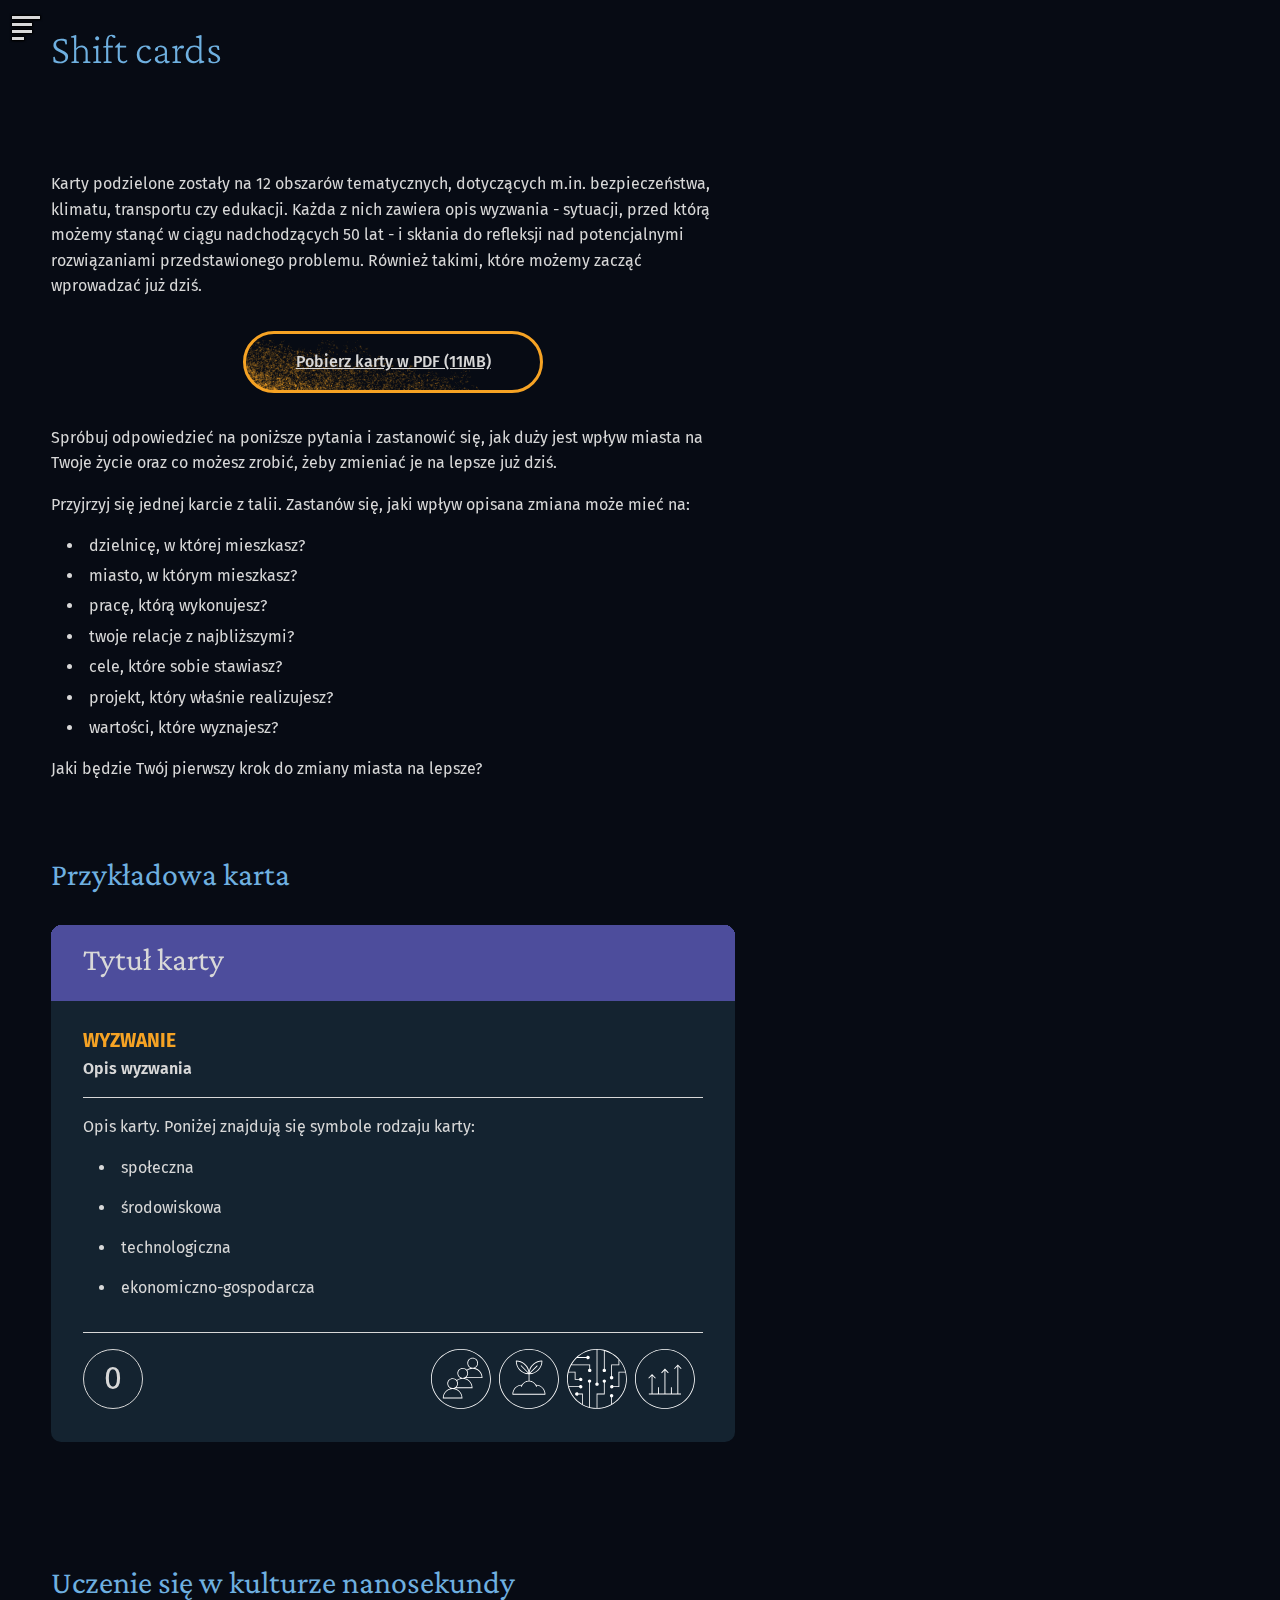
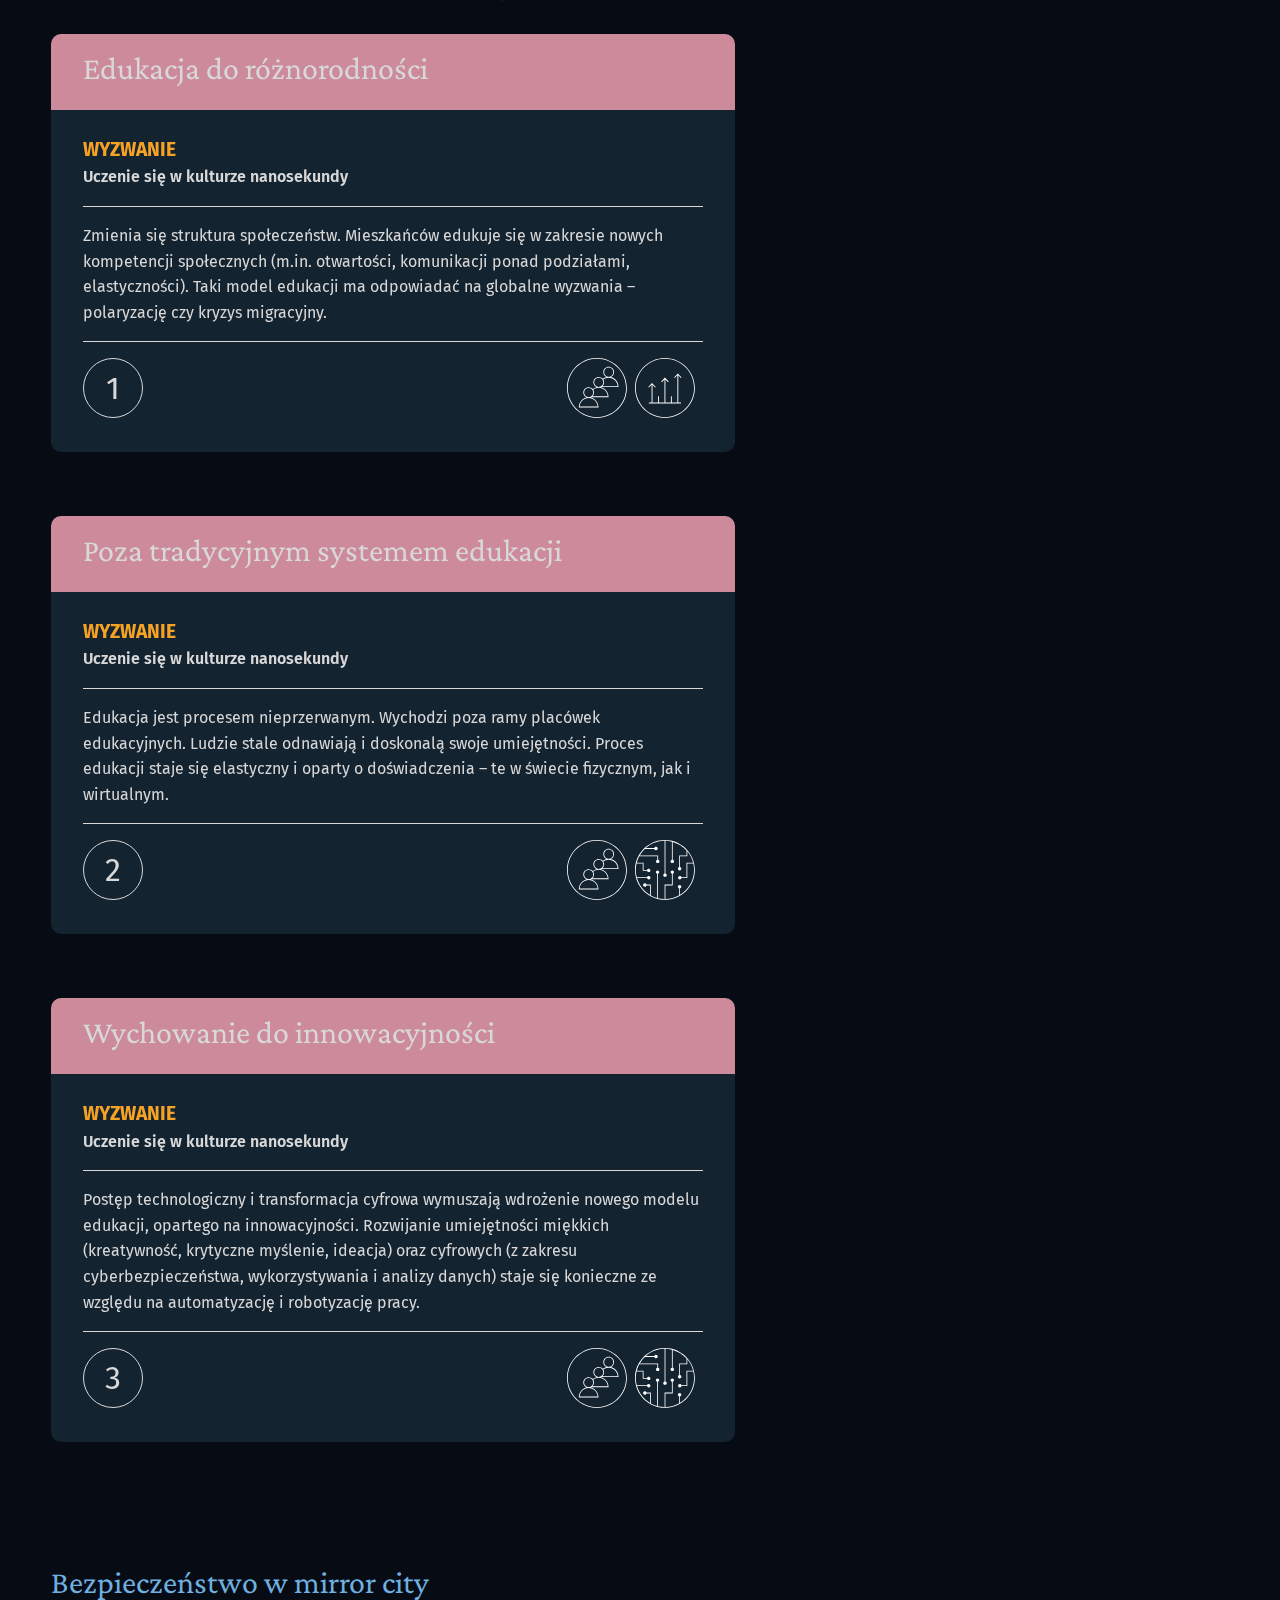
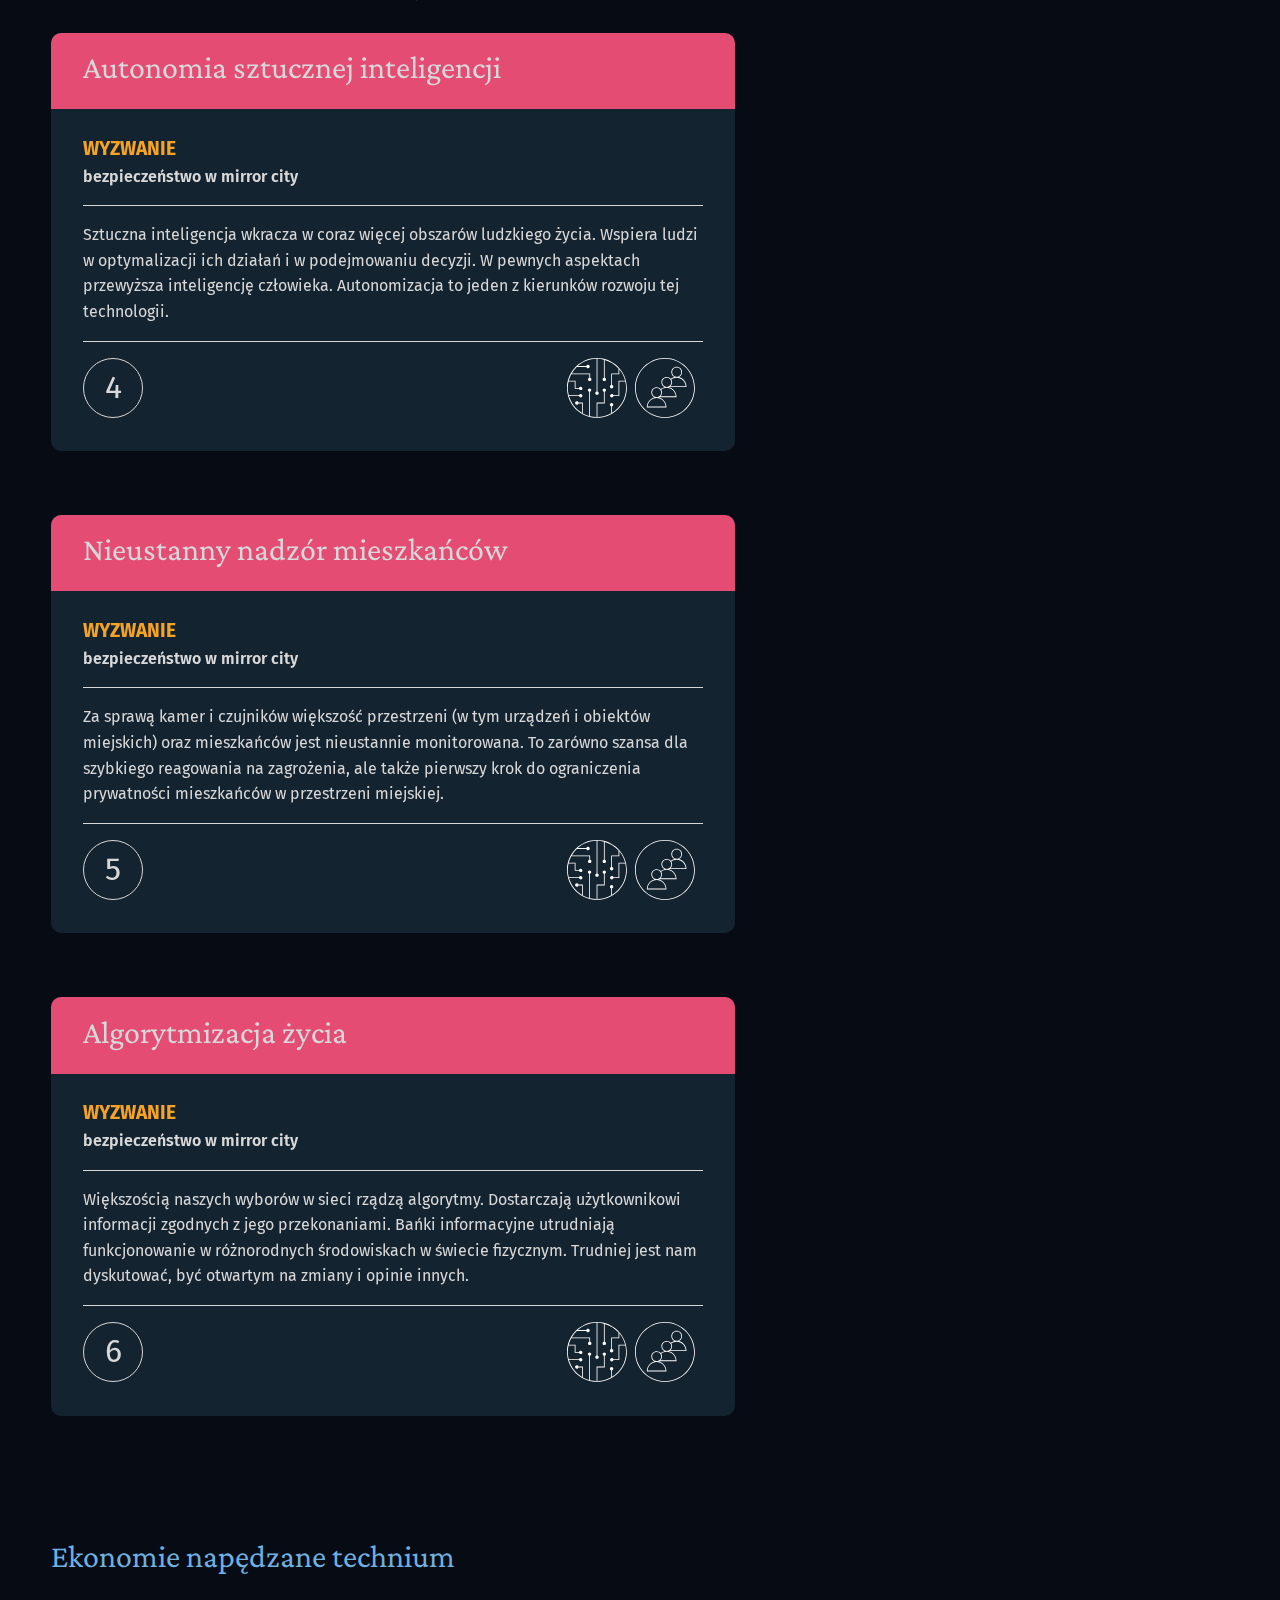
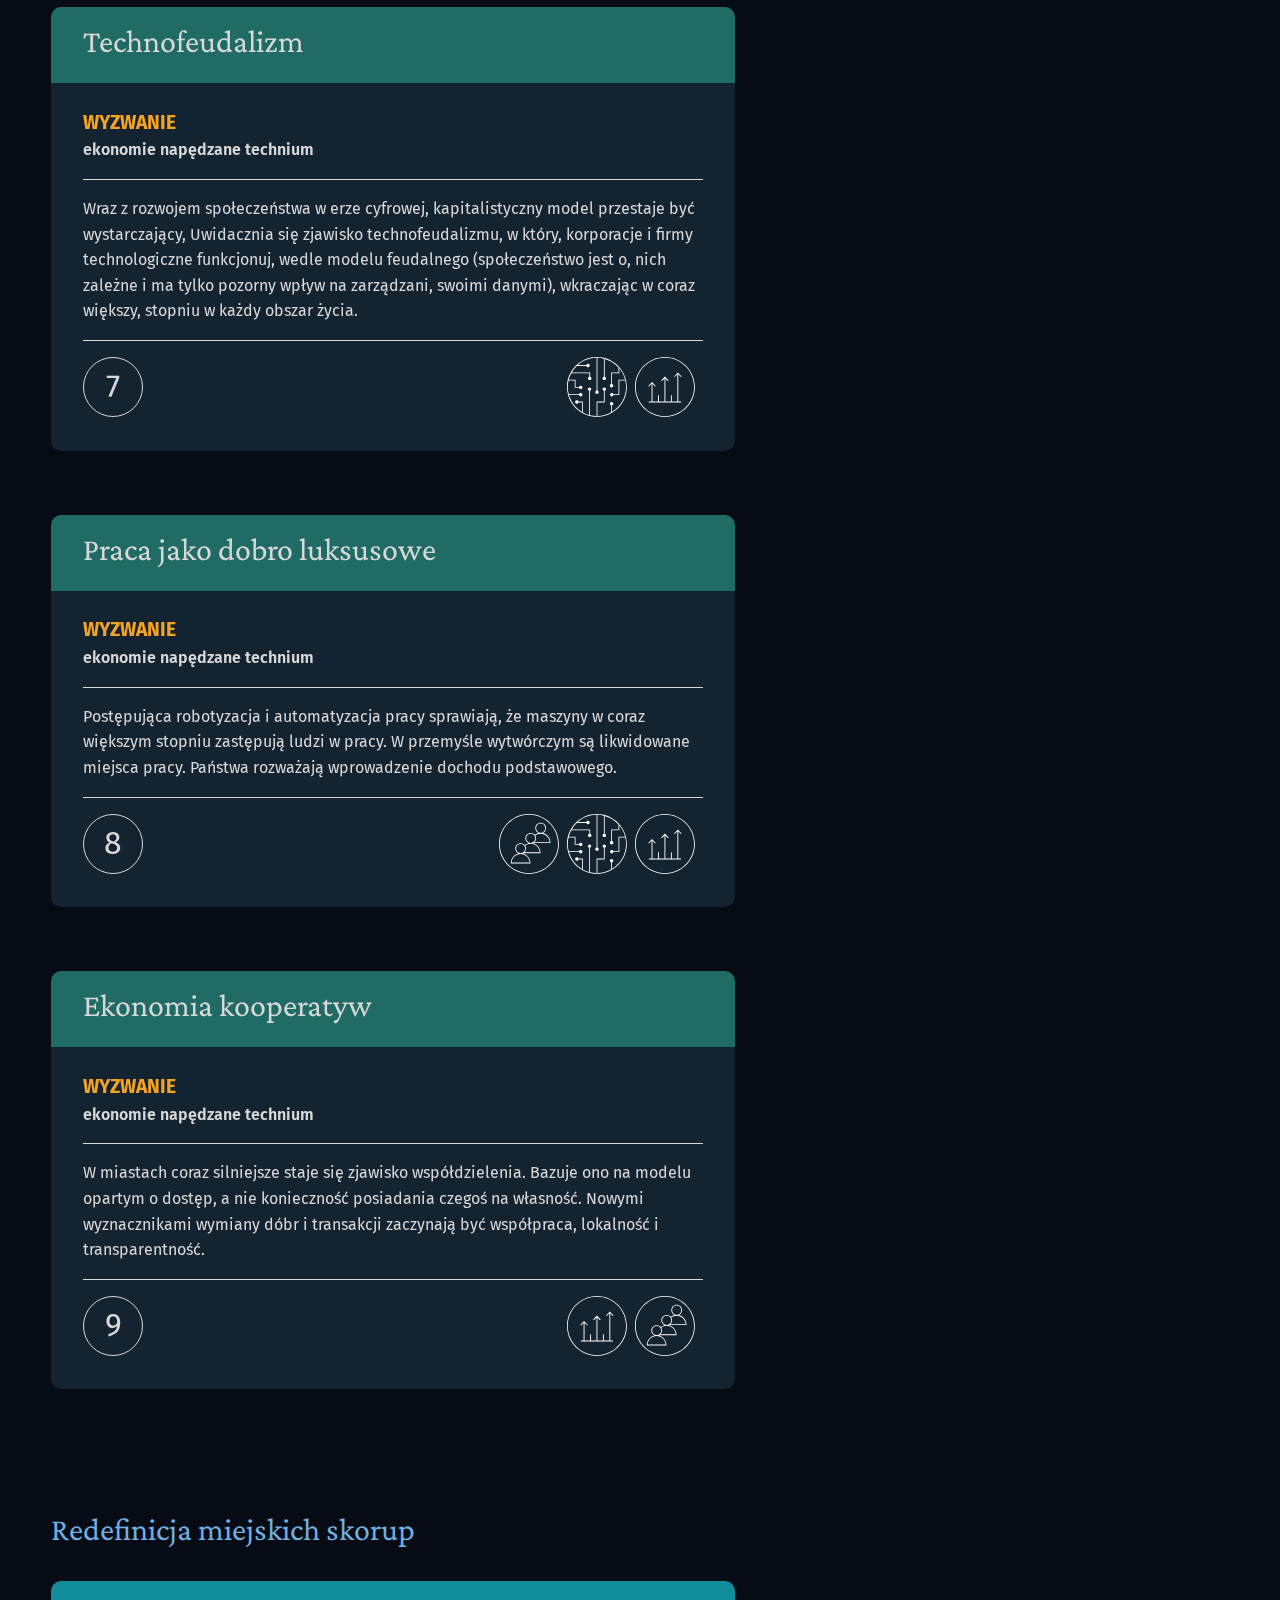
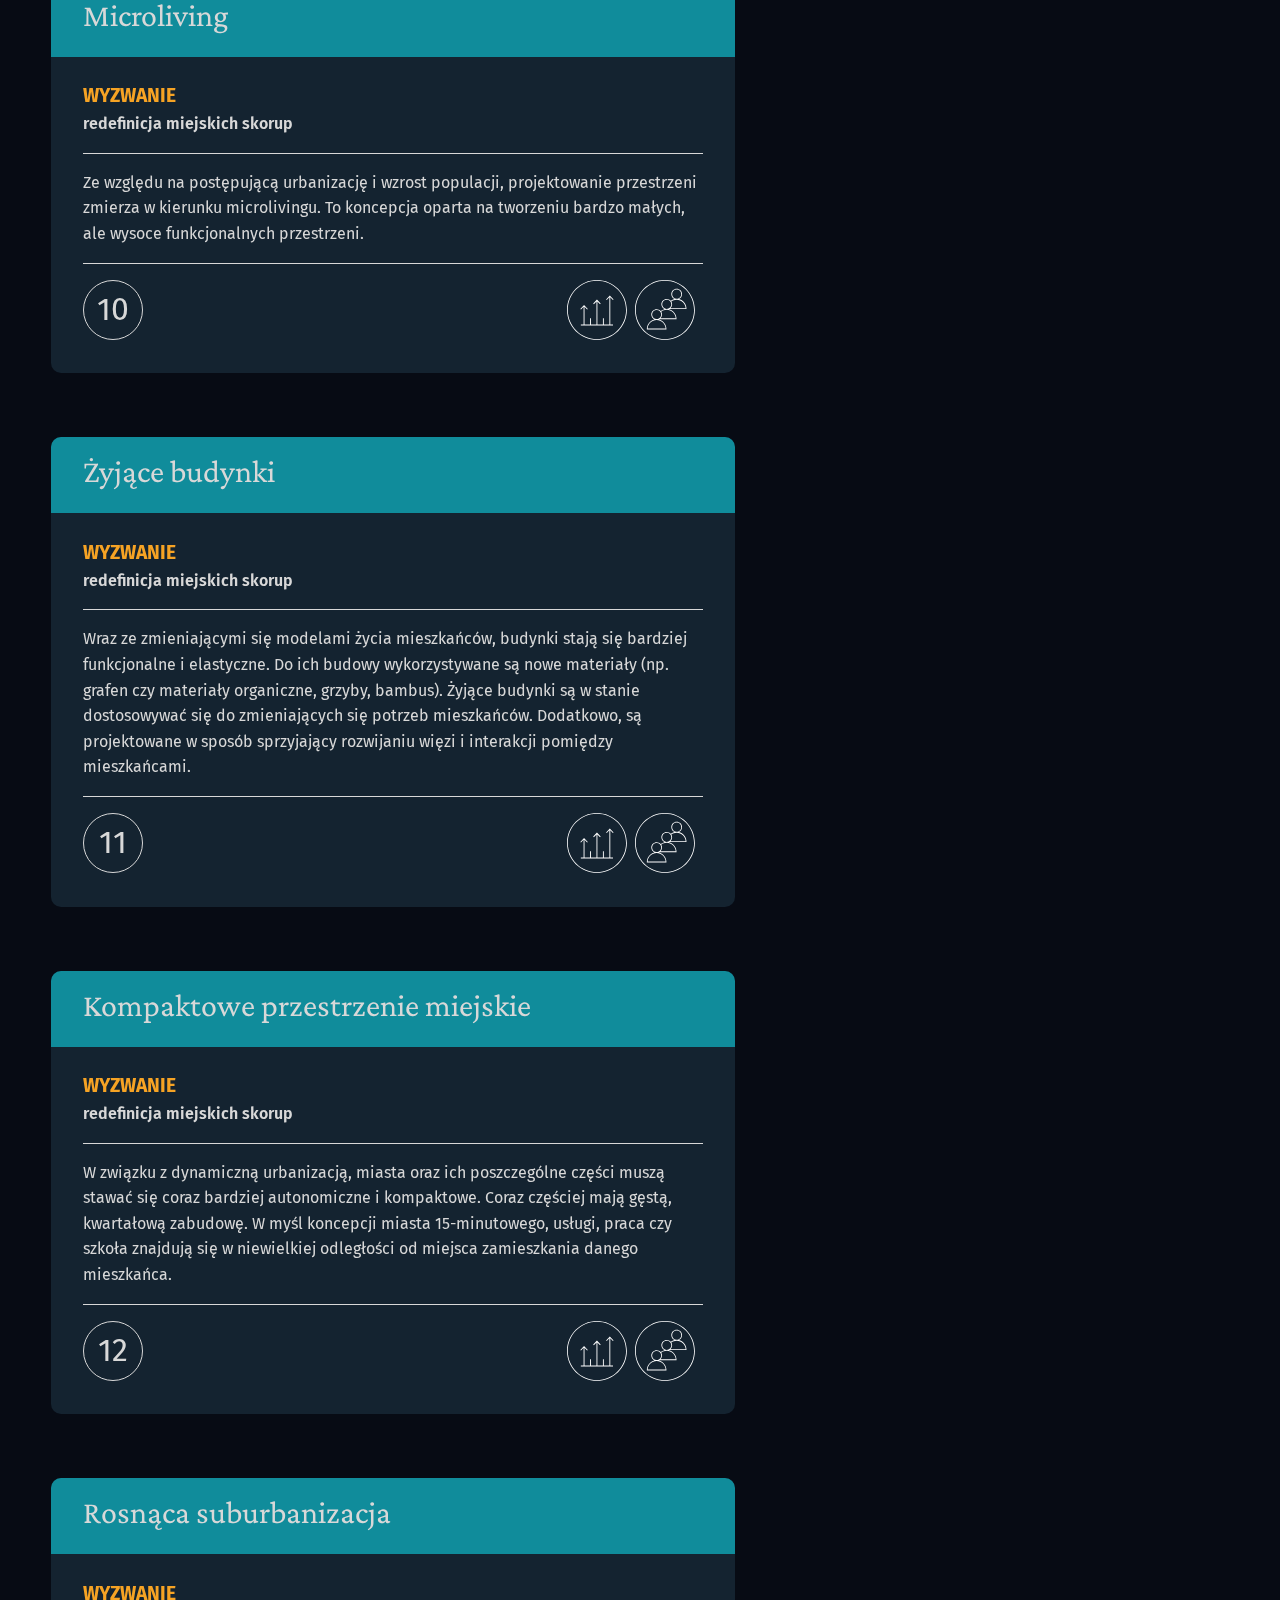
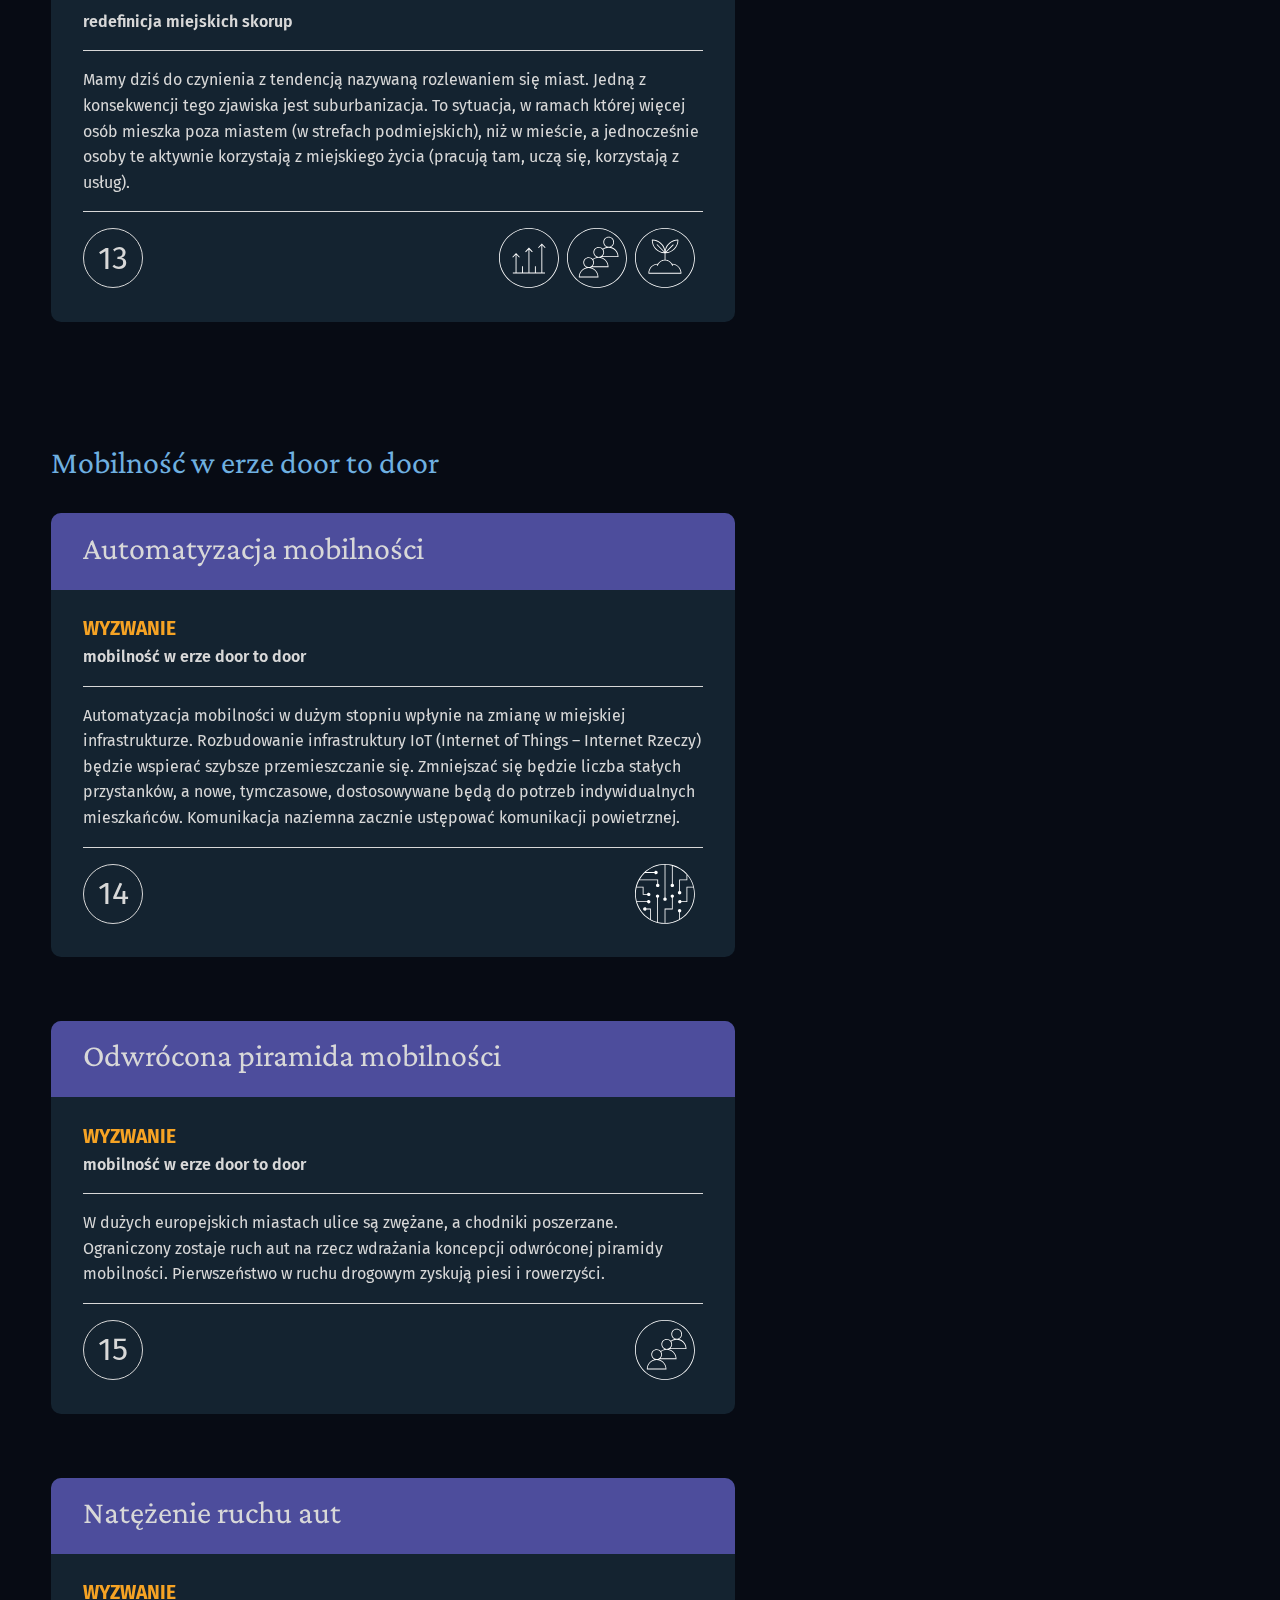
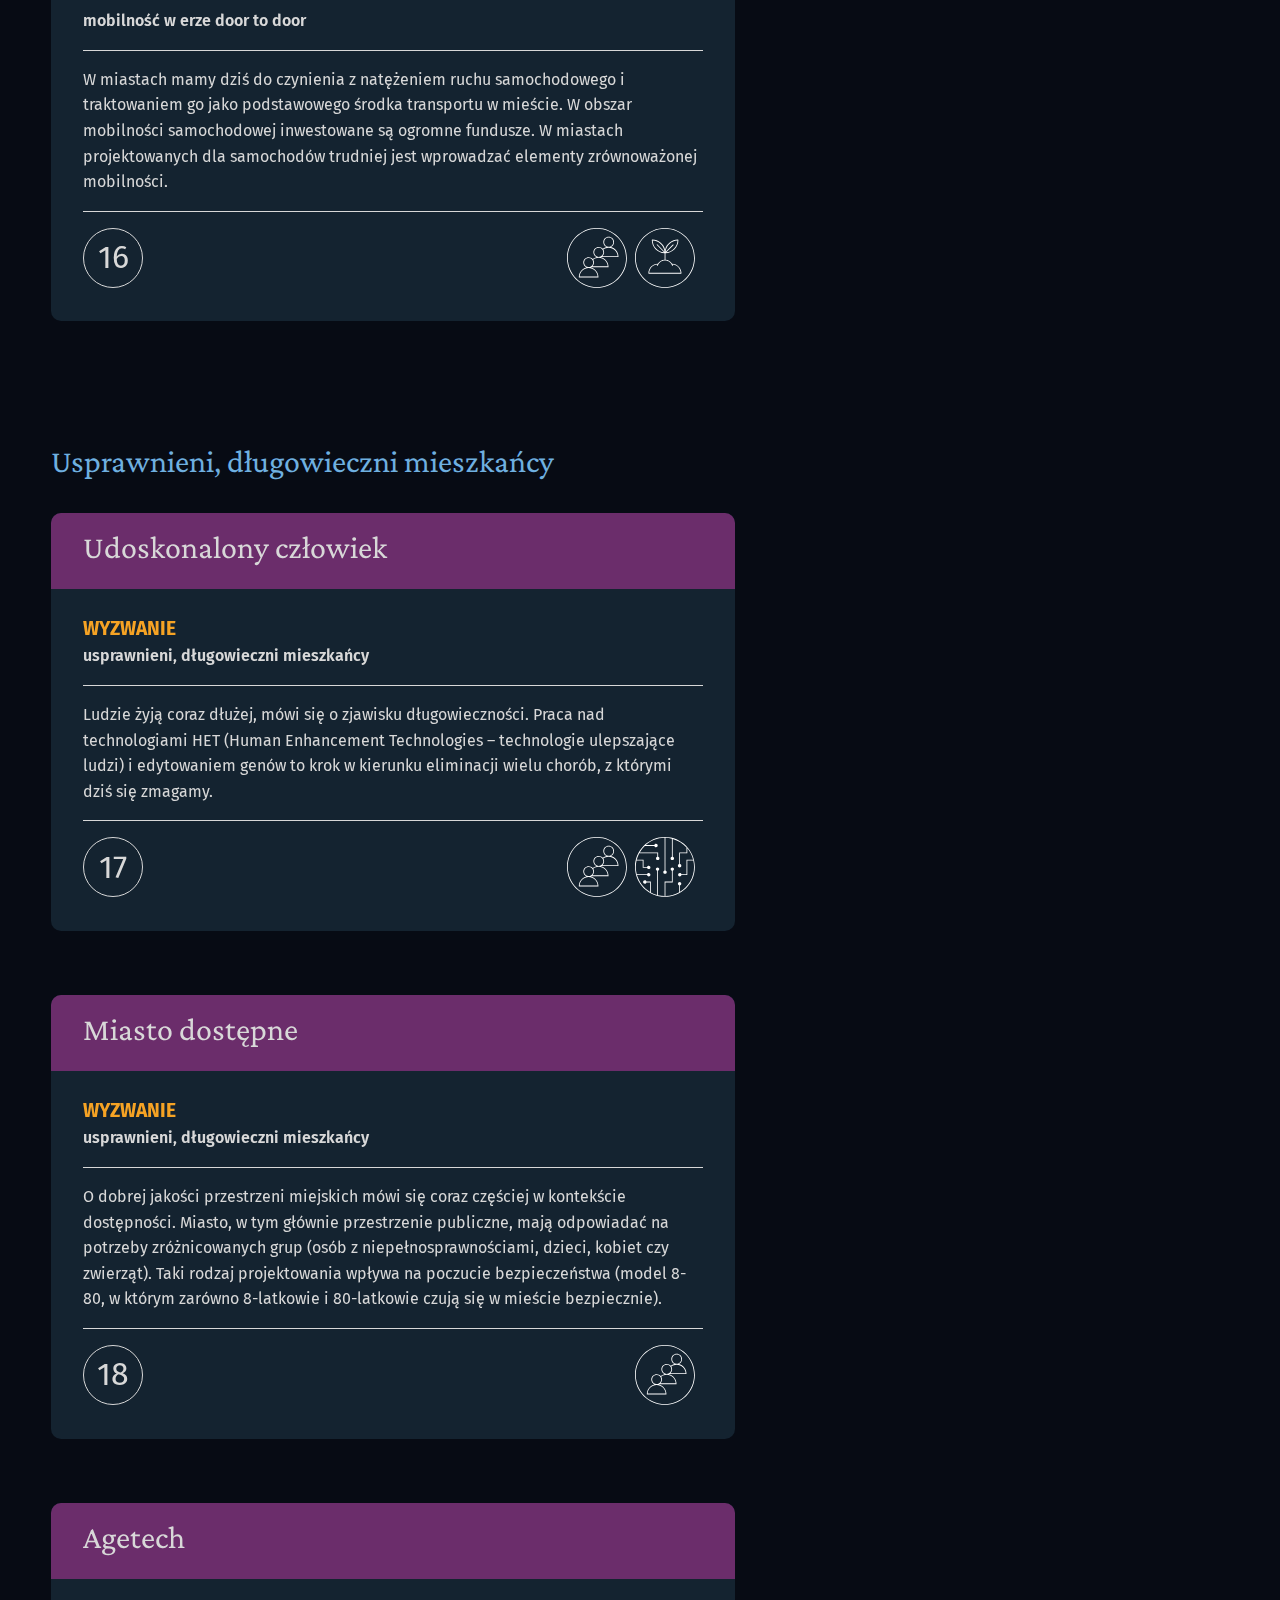
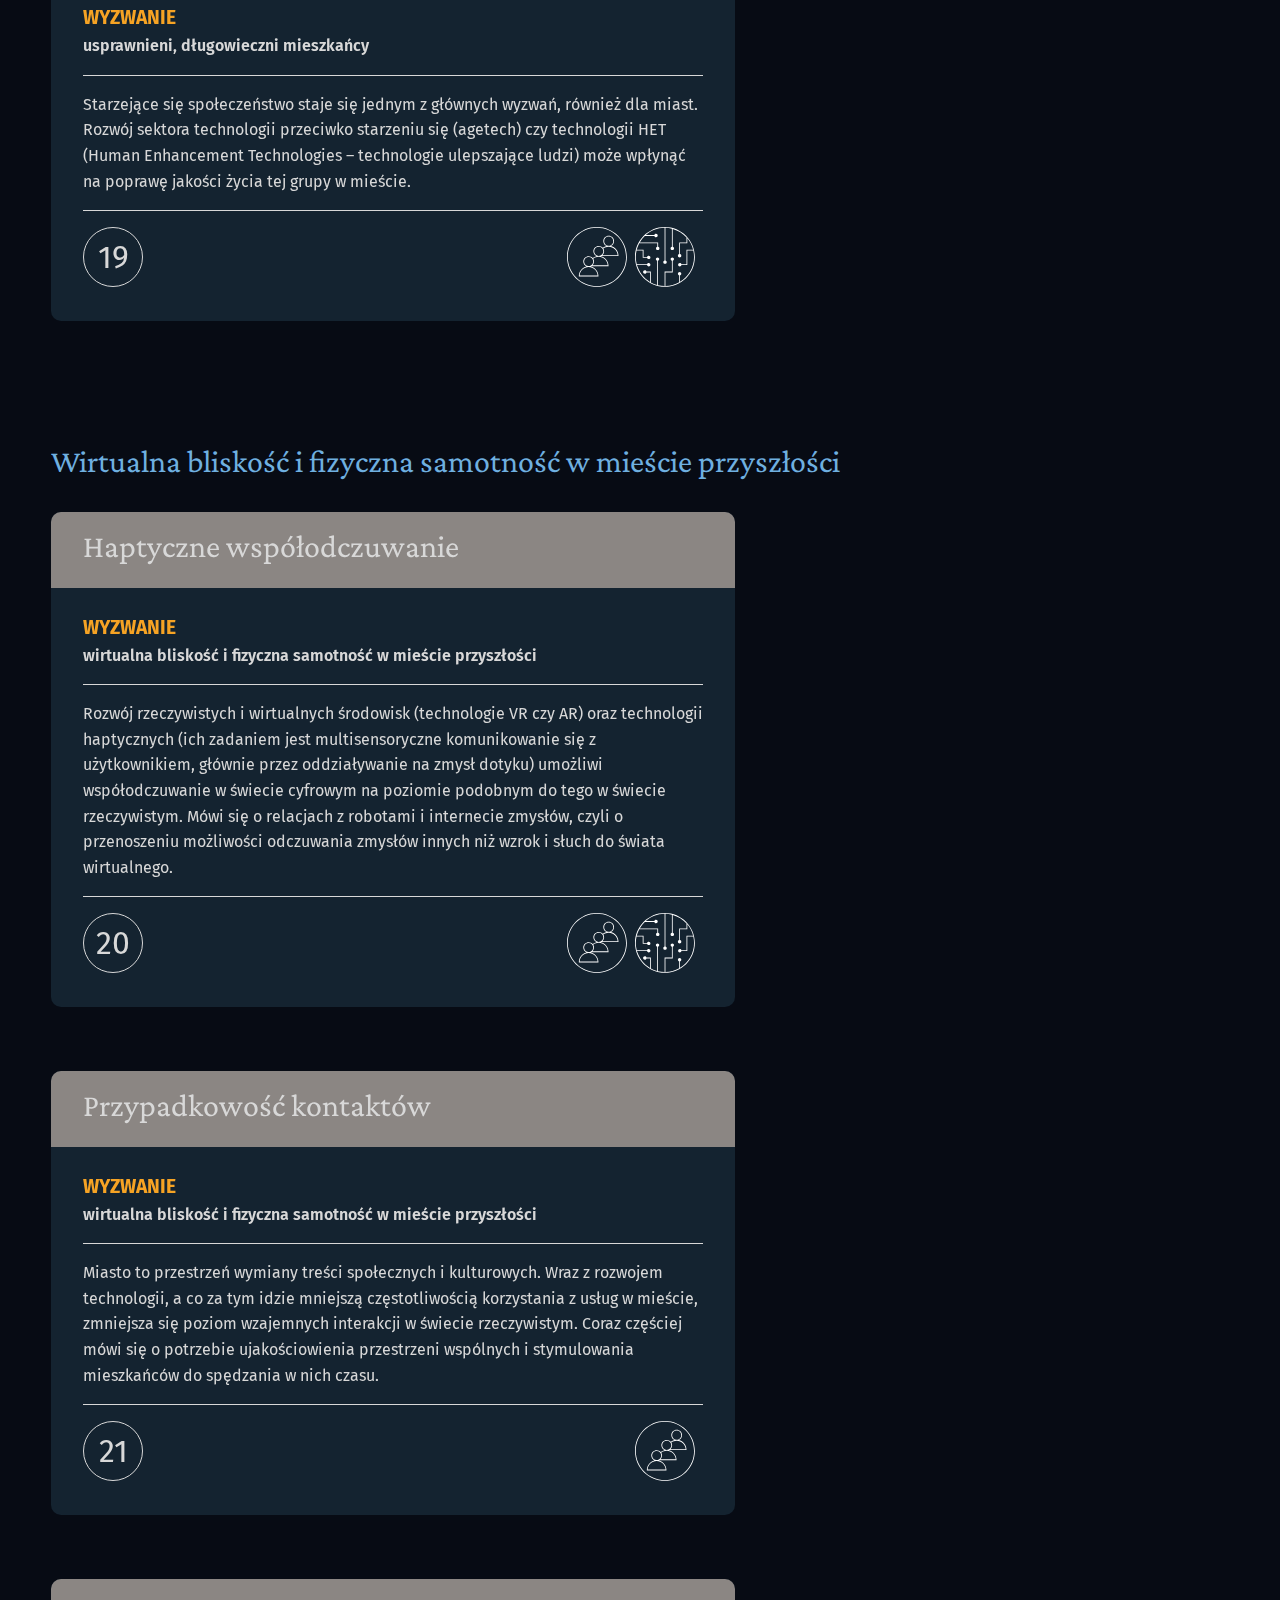
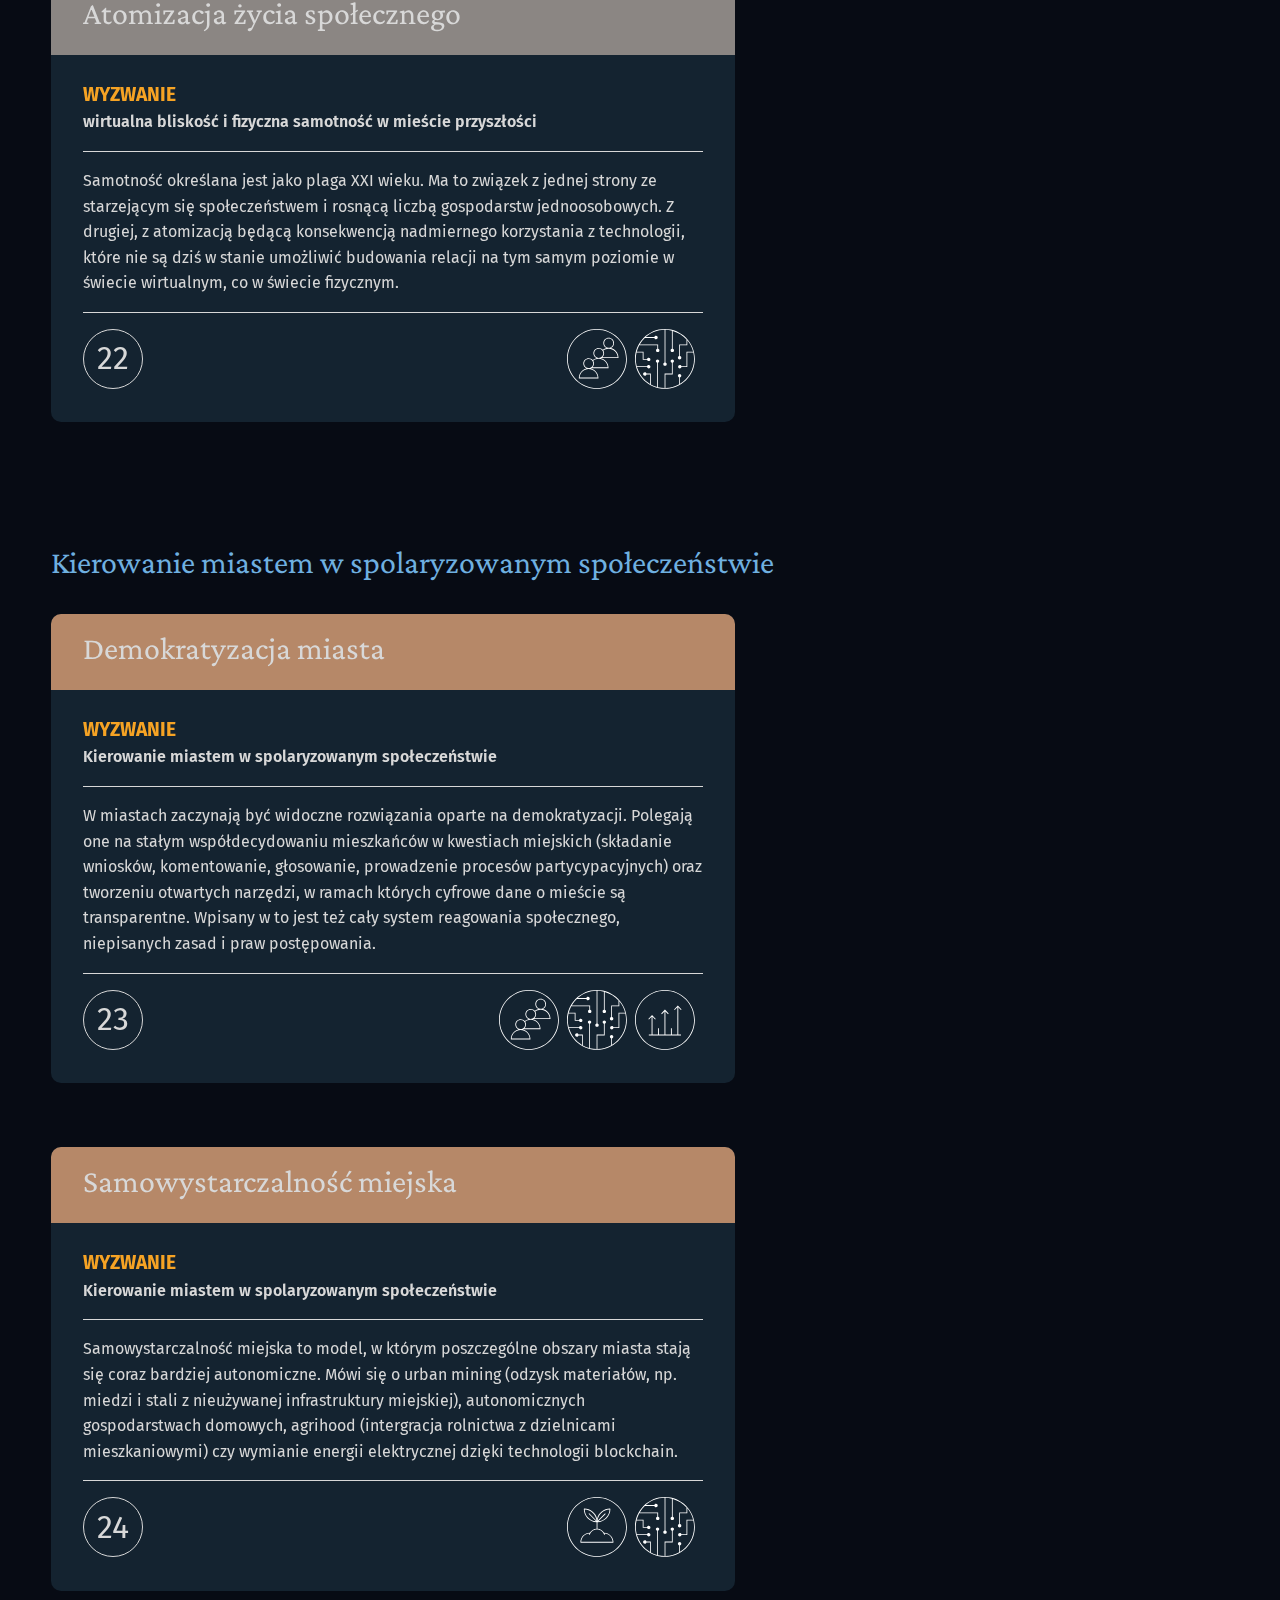
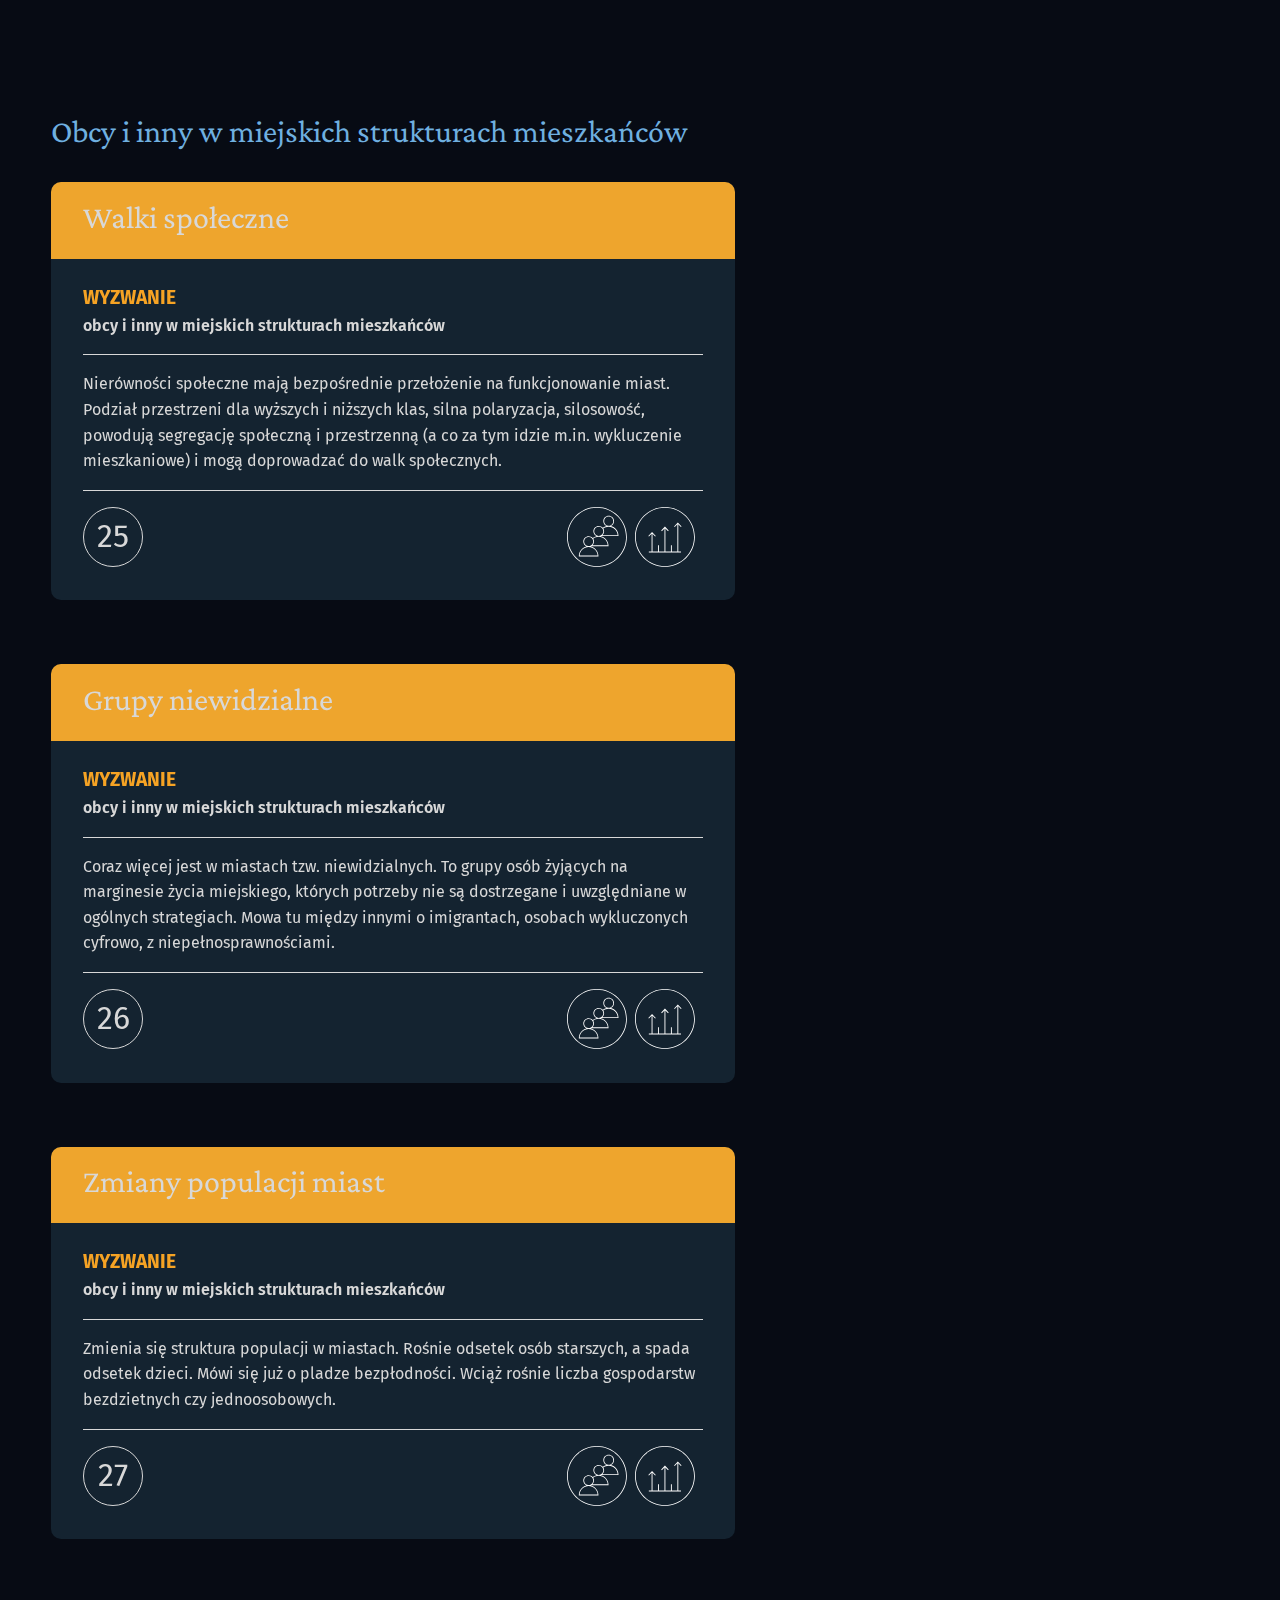
<file: shift-cards.html>
<!DOCTYPE html>
<html lang="pl" >
  <head>
    <meta charset="UTF-8"><meta name="viewport" content="width=device-width, initial-scale=1">
    <link rel="preconnect" href="https://fonts.gstatic.com">
    <link rel="stylesheet" href="./mcleod-reset.css">
    <link rel="stylesheet" href="./style.css">
    <link href="https://fonts.googleapis.com/css2?family=Fira+Sans:wght@100;200;300;400;500;600;700;800;900&display=swap" rel="stylesheet">
    <link href="https://fonts.googleapis.com/css2?family=Crimson+Pro:wght@200;300;400;500;600;700;800&display=swap" rel="stylesheet">
    <link rel="icon" href="./png/gp-icon.png" sizes="512x512" />
    <title>Gdańsk Przyszłości - Shift cards</title>
  </head>
  <body class="page">
    <div id="skip-to-content">
      <div class="skip-link-container">
        <a href="#main">
          Przejdź do treści
        </a>
      </div>
    </div>
    <button type="button" id="menu-toogle" aria-label="Zamyka i otwiera nawigację.">
      <span class="line line-long" id="lineone"></span>
      <span class="line line-med" id="linetwo"></span>
      <span class="line line-med" id="linethree"></span>
      <span class="line line-short" id="linefour"></span>
    </button>
    <header id="headertop">
      <div id="header-menu-container">
        <div>
          <a href="./index.html" class="image-link" aria-label="Strona główna."><img src="./svg/gdansk-przyszlosci-logo-dark.svg" alt="" width="160" height="160" id="gps-logo-menu"></a>
          <nav id="header-vertical-menu">
            <ul>
              
              <li><a href="./index.html#scenariusze-przyszlosci" target="_self" rel="">Scenariusze Przyszłości</a>
                <ul>
                  <li><a href="./spolecznoczule-technium.html" target="_self">Społecznoczułe technium</a></li>
                  <li><a href="./pograzone-megapolis.html" target="_self">Pogrążone megapolis</a></li>
                  <li><a href="./kooperatywna-homeostaza.html" target="_self">Kooperatywna homeostaza</a></li>
                  <li><a href="./blekitna-autonomia.html" target="_self">Błękitna autonomia</a></li>
                </ul>
              </li>
              <li><a href="./metodologia.html" target="_self" rel="">Proces badawczy</a></li>
              <li><a href="./slownik-terminow.html" target="_self" rel="">Słownik terminów</a></li>
              <li><a href="./shift-cards.html" target="_self" rel="" class="current-menu-item">Shift cards</a></li>
            </ul>
          </nav>
          <a href="./pdf/Gdansk-przyszlosci-raport-z-badan.pdf" class="button" target="_blank" rel="">Pobierz Raport w PDF (11MB)</a>
        </div>
      </div>
      <div id="logo-patronage-header">
        <a href="https://www.gdansk.pl/" class="image-link" aria-label="Idź do strony Gdansk.pl" target="_blank" rel="noreferrer"><img src="./svg/gdansk-logo-dark.svg" alt="" width="81" height="62"></a>
        <a href="https://ikm.gda.pl/" class="image-link" aria-label="Idź do strony Instytutu Kultury Miejskiej w Gdańsku." target="_blank" rel="noreferrer"><img src="./svg/ikm-logo-dark.svg" alt="" width="81" height="54"></a>
        <a href="https://infuture.institute/" class="image-link" aria-label="Idź do strony infuture.institute." target="_blank" rel="noreferrer"><img src="./svg/infuture-logo-dark.svg" alt="" width="81" height="38"></a>
      </div>
    </header>
    <div class="container">
      <main id="main">
        <article id="shiftcards-intro-metoda">
          <section class="block block-intro">
            <div class="column column-narrow">
              <div class="sticky">
                <h1>Shift cards</h1>
              </div>
            </div>
            <div class="column column-wide">
              <p>Karty podzielone zostały na 12 obszarów tematycznych, dotyczących m.in. bezpieczeństwa, klimatu, transportu czy edukacji. Każda z nich zawiera opis wyzwania - sytuacji, przed którą możemy stanąć w ciągu nadchodzących 50 lat - i skłania do refleksji nad potencjalnymi rozwiązaniami przedstawionego problemu. Również takimi, które możemy zacząć wprowadzać już dziś.</p>
              <a href="./pdf/Gdansk-przyszlosci-raport-z-badan.pdf" class="button column-button" target="_blank" rel="" id="button-cards">Pobierz karty w PDF (11MB)</a>
              <p>Spróbuj odpowiedzieć na poniższe pytania i zastanowić się, jak duży jest wpływ miasta na Twoje życie oraz co możesz zrobić, żeby zmieniać je na lepsze już dziś.</p>
              <p>Przyjrzyj się jednej karcie z talii. Zastanów się, jaki wpływ opisana zmiana może mieć na:</p>
              <ul class="shift-card-page-intro">
                <li>dzielnicę, w której mieszkasz?</li>
                <li>miasto, w którym mieszkasz?</li>
                <li>pracę, którą wykonujesz?</li>
                <li>twoje relacje z najbliższymi?</li>
                <li>cele, które sobie stawiasz?</li>
                <li>projekt, który właśnie realizujesz?</li>
                <li>wartości, które wyznajesz?</li>
              </ul>
              <p>Jaki będzie Twój pierwszy krok do zmiany miasta na lepsze?</p>
           </div>
          </section>
          <section class="block">
            <div class="column column-narrow">
              <h2>Przykładowa karta</h2>
            </div>
            <div class="column column-wide" style="width:100%;">
              <div class="shift-card shift-card-mobilnosc">
                <div class="shift-card-header"><h3>Tytuł karty</h3></div>
                <div class="shift-card-container">
                  <div class="shift-card-quest"><b>Wyzwanie</b><p>Opis wyzwania</p></div>
                  <div class="shift-card-desc"><p>Opis karty. Poniżej znajdują się symbole rodzaju karty:</p>
                    <ul>
                      <li>społeczna</li>
                      <li>środowiskowa</li>
                      <li>technologiczna</li>
                      <li>ekonomiczno-gospodarcza</li>
                    </ul>
                  </div>
                  <div class="shift-card-symbols">
                    <div class="symbol number"><p>0</p></div>
                    <div class="shift-card-example-symbols">
                      <div class="symbol"><img src="./svg/karta-spoleczna.svg" alt=""></div>
                      <div class="symbol"><img src="./svg/karta-srodowiskowa.svg" alt=""></div>
                      <div class="symbol"><img src="./svg/karta-technologiczna.svg" alt=""></div>
                      <div class="symbol"><img src="./svg/karta-ekongo.svg" alt=""></div>
                    </div>
                  </div>
                </div>
              </div>
            </div>
          </section>
          <section class="block" id="block-nanosekunda">
            <div class="column column-narrow"><div class="sticky">
              <h2>Uczenie się w kulturze nanosekundy</h2></div>
            </div>
            <div class="column column-wide">
                         <!-- Shift card -->
            <div class="shift-card shift-card-nanosekunda" id="sc-edukacja">
              <div class="shift-card-header"><h3>Edukacja do różnorodności</h3></div>
              <div class="shift-card-container">
              <div class="shift-card-quest"><b>Wyzwanie</b><p>Uczenie się w kulturze nanosekundy</p></div>
              <div class="shift-card-desc"><p>Zmienia się struktura społeczeństw. Mieszkańców edukuje się w zakresie nowych kompetencji społecznych (m.in. otwartości, komunikacji ponad podziałami, elastyczności). Taki model edukacji ma odpowiadać na globalne wyzwania – polaryzację czy kryzys migracyjny.</p></div>
              <div class="shift-card-symbols">
                  <div class="symbol number"><p>1</p></div>
                  <div class="shift-card-example-symbols">
                  <div class="symbol"><img src="./svg/karta-spoleczna.svg" alt=""></div>
                  <div class="symbol"><img src="./svg/karta-ekongo.svg" alt=""></div>
                  </div>
              </div>
          </div>
          </div>
          <!-- END OF: Shift card -->
          <!-- Shift card -->
          <div class="shift-card shift-card-nanosekunda" id="sc-poza">
              <div class="shift-card-header"><h3>POZA TRADYCYJNYM SYSTEMEM EDUKACJI</h3></div>
              <div class="shift-card-container">
              <div class="shift-card-quest"><b>Wyzwanie</b><p>Uczenie się w kulturze nanosekundy</p></div>
              <div class="shift-card-desc"><p>Edukacja jest procesem nieprzerwanym. Wychodzi poza ramy placówek edukacyjnych. Ludzie stale odnawiają i doskonalą swoje umiejętności. Proces edukacji staje się elastyczny i oparty o doświadczenia – te w świecie fizycznym, jak i wirtualnym.</p></div>
              <div class="shift-card-symbols">
                  <div class="symbol number"><p>2</p></div>
                  <div class="shift-card-example-symbols">
                  <div class="symbol"><img src="./svg/karta-spoleczna.svg" alt=""></div>
                  <div class="symbol"><img src="./svg/karta-technologiczna.svg" alt=""></div>
                </div>
              </div>
          </div>
          </div>
          <!-- END OF: Shift card -->
          <!-- Shift card -->
<div class="shift-card shift-card-nanosekunda" id="sc-wychowanie">
<div class="shift-card-header"><h3>WYCHOWANIE DO INNOWACYJNOŚCI</h3></div>
<div class="shift-card-container">
<div class="shift-card-quest"><b>Wyzwanie</b><p>Uczenie się w kulturze nanosekundy</p></div>
<div class="shift-card-desc"><p>Postęp technologiczny i transformacja cyfrowa wymuszają wdrożenie nowego modelu edukacji, opartego na innowacyjności. Rozwijanie umiejętności miękkich (kreatywność, krytyczne myślenie, ideacja) oraz cyfrowych (z zakresu cyberbezpieczeństwa, wykorzystywania i analizy danych) staje się konieczne ze względu na automatyzację i robotyzację pracy.</p></div>
<div class="shift-card-symbols">
    <div class="symbol number"><p>3</p></div>
    <div class="shift-card-example-symbols">
    <div class="symbol"><img src="./svg/karta-spoleczna.svg" alt=""></div>
    <div class="symbol"><img src="./svg/karta-technologiczna.svg" alt=""></div>
    </div>
</div>
</div>
</div>
<!-- END OF: Shift card -->
            </div>
          </section>
          <section class="block" id="block-mirror">
            <div class="column column-narrow"><div class="sticky">
              <h2>Bezpieczeństwo w mirror city</h2></div>
            </div>
            <div class="column column-wide">
              <!-- Shift card -->
 <div class="shift-card shift-card-mirror" id="sc-autonomia">
  <div class="shift-card-header"><h3>AUTONOMIA SZTUCZNEJ INTELIGENCJI</h3></div>
  <div class="shift-card-container">
  <div class="shift-card-quest"><b>Wyzwanie</b><p>bezpieczeństwo w mirror city</p></div>
  <div class="shift-card-desc"><p>Sztuczna inteligencja wkracza w coraz więcej obszarów ludzkiego życia. Wspiera ludzi w optymalizacji ich działań i w podejmowaniu decyzji. W pewnych aspektach przewyższa inteligencję człowieka. Autonomizacja to jeden z kierunków rozwoju tej technologii.</p></div>
  <div class="shift-card-symbols">
      <div class="symbol number"><p>4</p></div>
      <div class="shift-card-example-symbols">
      <div class="symbol"><img src="./svg/karta-technologiczna.svg" alt=""></div>
      <div class="symbol"><img src="./svg/karta-spoleczna.svg" alt=""></div>
    </div>
  </div>
</div>
</div>
<!-- END OF: Shift card -->
 <!-- Shift card -->
 <div class="shift-card shift-card-mirror" id="sc-nieustanny">
  <div class="shift-card-header"><h3>NIEUSTANNY NADZÓR MIESZKAŃCÓW</h3></div>
  <div class="shift-card-container">
  <div class="shift-card-quest"><b>Wyzwanie</b><p>bezpieczeństwo w mirror city</p></div>
  <div class="shift-card-desc"><p>Za sprawą kamer i czujników większość przestrzeni (w tym urządzeń i obiektów miejskich) oraz mieszkańców jest nieustannie monitorowana. To zarówno szansa dla szybkiego reagowania na zagrożenia, ale także pierwszy krok do ograniczenia prywatności mieszkańców w przestrzeni miejskiej.</p></div>
  <div class="shift-card-symbols">
      <div class="symbol number"><p>5</p></div>
      <div class="shift-card-example-symbols">
      <div class="symbol"><img src="./svg/karta-technologiczna.svg" alt=""></div>
      <div class="symbol"><img src="./svg/karta-spoleczna.svg" alt=""></div>
    </div>
  </div>
</div>
</div>
<!-- END OF: Shift card -->
 <!-- Shift card -->
 <div class="shift-card shift-card-mirror" id="sc-algorytmizacja">
  <div class="shift-card-header"><h3>ALGORYTMIZACJA ŻYCIA</h3></div>
  <div class="shift-card-container">
  <div class="shift-card-quest"><b>Wyzwanie</b><p>bezpieczeństwo w mirror city</p></div>
  <div class="shift-card-desc"><p>Większością naszych wyborów w sieci rządzą algorytmy. Dostarczają użytkownikowi informacji zgodnych z jego przekonaniami. Bańki informacyjne utrudniają funkcjonowanie w różnorodnych środowiskach w świecie fizycznym. Trudniej jest nam dyskutować, być otwartym na zmiany i opinie innych.</p></div>
  <div class="shift-card-symbols">
      <div class="symbol number"><p>6</p></div>
      <div class="shift-card-example-symbols">
      <div class="symbol"><img src="./svg/karta-technologiczna.svg" alt=""></div>
      <div class="symbol"><img src="./svg/karta-spoleczna.svg" alt=""></div>
    </div>
  </div>
</div>
</div>
<!-- END OF: Shift card -->
            </div>
          </section>
          <section class="block" id="block-technium">
            <div class="column column-narrow"><div class="sticky">
              <h2>Ekonomie napędzane technium</h2></div>
            </div>
            <div class="column column-wide">
              <!-- Shift card -->
 <div class="shift-card shift-card-technium" id="sc-technofeudalizm">
  <div class="shift-card-header"><h3>TECHNOFEUDALIZM</h3></div>
  <div class="shift-card-container">
  <div class="shift-card-quest"><b>Wyzwanie</b><p>ekonomie napędzane technium</p></div>
  <div class="shift-card-desc"><p>Wraz z rozwojem społeczeństwa w erze cyfrowej, kapitalistyczny model przestaje być wystarczający, Uwidacznia się zjawisko technofeudalizmu, w który, korporacje i firmy technologiczne funkcjonuj, wedle modelu feudalnego (społeczeństwo jest o, nich zależne i ma tylko pozorny wpływ na zarządzani, swoimi danymi), wkraczając w coraz większy, stopniu w każdy obszar życia.</p></div>
  <div class="shift-card-symbols">
      <div class="symbol number"><p>7</p></div>
      <div class="shift-card-example-symbols">
      <div class="symbol"><img src="./svg/karta-technologiczna.svg" alt=""></div>
      <div class="symbol"><img src="./svg/karta-ekongo.svg" alt=""></div>
    </div>
  </div>
</div>
</div>
<!-- END OF: Shift card -->
 <!-- Shift card -->
 <div class="shift-card shift-card-technium" id="sc-praca">
  <div class="shift-card-header"><h3>PRACA JAKO DOBRO LUKSUSOWE</h3></div>
  <div class="shift-card-container">
  <div class="shift-card-quest"><b>Wyzwanie</b><p>ekonomie napędzane technium</p></div>
  <div class="shift-card-desc"><p>Postępująca robotyzacja i automatyzacja pracy sprawiają, że maszyny w coraz większym stopniu zastępują ludzi w pracy. W przemyśle wytwórczym są likwidowane miejsca pracy. Państwa rozważają wprowadzenie dochodu podstawowego.</p></div>
  <div class="shift-card-symbols">
      <div class="symbol number"><p>8</p></div>
      <div class="shift-card-example-symbols">
      <div class="symbol"><img src="./svg/karta-spoleczna.svg" alt=""></div>
      <div class="symbol"><img src="./svg/karta-technologiczna.svg" alt=""></div>
      <div class="symbol"><img src="./svg/karta-ekongo.svg" alt=""></div>
      </div>
  </div>
</div>
</div>
<!-- END OF: Shift card -->
 <!-- Shift card -->
 <div class="shift-card shift-card-technium" id="sc-ekonomia">
  <div class="shift-card-header"><h3>EKONOMIA KOOPERATYW</h3></div>
  <div class="shift-card-container">
  <div class="shift-card-quest"><b>Wyzwanie</b><p>ekonomie napędzane technium</p></div>
  <div class="shift-card-desc"><p>W miastach coraz silniejsze staje się zjawisko współdzielenia. Bazuje ono na modelu opartym o dostęp, a nie konieczność posiadania czegoś na własność. Nowymi wyznacznikami wymiany dóbr i transakcji zaczynają być współpraca, lokalność i transparentność.</p></div>
  <div class="shift-card-symbols">
      <div class="symbol number"><p>9</p></div>
      <div class="shift-card-example-symbols">
      <div class="symbol"><img src="./svg/karta-ekongo.svg" alt=""></div>
      <div class="symbol"><img src="./svg/karta-spoleczna.svg" alt=""></div>
      </div>
  </div>
</div>
</div>
<!-- END OF: Shift card -->
            </div>
          </section>
          <section class="block" id="block-skorup">
            <div class="column column-narrow"><div class="sticky">
              <h2>Redefinicja miejskich skorup</h2></div>
            </div>
            <div class="column column-wide">
              <!-- Shift card -->
 <div class="shift-card shift-card-skorup" id="sc-microliving">
  <div class="shift-card-header"><h3>MICROLIVING</h3></div>
  <div class="shift-card-container">
  <div class="shift-card-quest"><b>Wyzwanie</b><p>redefinicja miejskich skorup</p></div>
  <div class="shift-card-desc"><p>Ze względu na postępującą urbanizację i wzrost populacji, projektowanie przestrzeni zmierza w kierunku microlivingu. To koncepcja oparta na tworzeniu bardzo małych, ale wysoce funkcjonalnych przestrzeni.</p></div>
  <div class="shift-card-symbols">
      <div class="symbol number"><p>10</p></div>
      <div class="shift-card-example-symbols">
      <div class="symbol"><img src="./svg/karta-ekongo.svg" alt=""></div>
      <div class="symbol"><img src="./svg/karta-spoleczna.svg" alt=""></div></div>
  </div>
</div>
</div>
<!-- END OF: Shift card -->
 <!-- Shift card -->
 <div class="shift-card shift-card-skorup" id="sc-zyjace">
  <div class="shift-card-header"><h3>ŻYJĄCE BUDYNKI</h3></div>
  <div class="shift-card-container">
  <div class="shift-card-quest"><b>Wyzwanie</b><p>redefinicja miejskich skorup</p></div>
  <div class="shift-card-desc"><p>Wraz ze zmieniającymi się modelami życia mieszkańców, budynki stają się bardziej funkcjonalne i elastyczne. Do ich budowy wykorzystywane są nowe materiały (np. grafen czy materiały organiczne, grzyby, bambus). Żyjące budynki są w stanie dostosowywać się do zmieniających się potrzeb mieszkańców. Dodatkowo, są projektowane w sposób sprzyjający rozwijaniu więzi i interakcji pomiędzy mieszkańcami.</p></div>
  <div class="shift-card-symbols">
      <div class="symbol number"><p>11</p></div>
      <div class="shift-card-example-symbols">
      <div class="symbol"><img src="./svg/karta-ekongo.svg" alt=""></div>
      <div class="symbol"><img src="./svg/karta-spoleczna.svg" alt=""></div></div>
  </div>
</div>
</div>
<!-- END OF: Shift card -->
 <!-- Shift card -->
 <div class="shift-card shift-card-skorup" id="sc-kompaktowe">
  <div class="shift-card-header"><h3>KOMPAKTOWE PRZESTRZENIE MIEJSKIE</h3></div>
  <div class="shift-card-container">
  <div class="shift-card-quest"><b>Wyzwanie</b><p>redefinicja miejskich skorup</p></div>
  <div class="shift-card-desc"><p>W związku z dynamiczną urbanizacją, miasta oraz ich poszczególne części muszą stawać się coraz bardziej autonomiczne i kompaktowe. Coraz częściej mają gęstą, kwartałową zabudowę. W myśl koncepcji miasta 15-minutowego, usługi, praca czy szkoła znajdują się w niewielkiej odległości od miejsca zamieszkania danego mieszkańca.</p></div>
  <div class="shift-card-symbols">
      <div class="symbol number"><p>12</p></div>
      <div class="shift-card-example-symbols">
      <div class="symbol"><img src="./svg/karta-ekongo.svg" alt=""></div>
      <div class="symbol"><img src="./svg/karta-spoleczna.svg" alt=""></div></div>
  </div>
</div>
</div>
<!-- END OF: Shift card -->
 <!-- Shift card -->
 <div class="shift-card shift-card-skorup" id="sc-rosnaca">
  <div class="shift-card-header"><h3>ROSNĄCA SUBURBANIZACJA</h3></div>
  <div class="shift-card-container">
  <div class="shift-card-quest"><b>Wyzwanie</b><p>redefinicja miejskich skorup</p></div>
  <div class="shift-card-desc"><p>Mamy dziś do czynienia z tendencją nazywaną rozlewaniem się miast. Jedną z konsekwencji tego zjawiska jest suburbanizacja. To sytuacja, w ramach której więcej osób mieszka poza miastem (w strefach podmiejskich), niż w mieście, a jednocześnie osoby te aktywnie korzystają z miejskiego życia (pracują tam, uczą się, korzystają z usług).</p></div>
  <div class="shift-card-symbols">
      <div class="symbol number"><p>13</p></div>
      <div class="shift-card-example-symbols">
      <div class="symbol"><img src="./svg/karta-ekongo.svg" alt=""></div>
      <div class="symbol"><img src="./svg/karta-spoleczna.svg" alt=""></div>
      <div class="symbol"><img src="./svg/karta-srodowiskowa.svg" alt=""></div></div>
  </div>
</div>
</div>
<!-- END OF: Shift card -->
            </div>
          </section>
          <section class="block" id="block-mobilnosc">
            <div class="column column-narrow"><div class="sticky">
              <h2>Mobilność w erze door to door</h2></div>
            </div>
            <div class="column column-wide">
              <!-- Shift card -->
 <div class="shift-card shift-card-mobilnosc" id="sc-automatyzacja">
  <div class="shift-card-header"><h3>AUTOMATYZACJA MOBILNOŚCI</h3></div>
  <div class="shift-card-container">
  <div class="shift-card-quest"><b>Wyzwanie</b><p>mobilność w erze door to door</p></div>
  <div class="shift-card-desc"><p>Automatyzacja mobilności w dużym stopniu wpłynie na zmianę w miejskiej infrastrukturze. Rozbudowanie infrastruktury IoT (Internet of Things – Internet Rzeczy) będzie wspierać szybsze przemieszczanie się. Zmniejszać się będzie liczba stałych przystanków, a nowe, tymczasowe, dostosowywane będą do potrzeb indywidualnych mieszkańców. Komunikacja naziemna zacznie ustępować komunikacji powietrznej.</p></div>
  <div class="shift-card-symbols">
      <div class="symbol number"><p>14</p></div>
      <div class="shift-card-example-symbols">
      <div class="symbol"><img src="./svg/karta-technologiczna.svg" alt=""></div></div>
  </div>
</div>
</div>
<!-- END OF: Shift card -->
<!-- Shift card -->
<div class="shift-card shift-card-mobilnosc" id="sc-odwrocona">
  <div class="shift-card-header"><h3>ODWRÓCONA PIRAMIDA MOBILNOŚCI</h3></div>
  <div class="shift-card-container">
  <div class="shift-card-quest"><b>Wyzwanie</b><p>mobilność w erze door to door</p></div>
  <div class="shift-card-desc"><p>W dużych europejskich miastach ulice są zwężane, a chodniki poszerzane. Ograniczony zostaje ruch aut na rzecz wdrażania koncepcji odwróconej piramidy mobilności. Pierwszeństwo w ruchu drogowym zyskują piesi i rowerzyści.</p></div>
  <div class="shift-card-symbols">
      <div class="symbol number"><p>15</p></div>
      <div class="shift-card-example-symbols">
      <div class="symbol"><img src="./svg/karta-spoleczna.svg" alt=""></div></div>
  </div>
</div>
</div>
<!-- END OF: Shift card -->
<!-- Shift card -->
<div class="shift-card shift-card-mobilnosc" id="sc-natezenie">
  <div class="shift-card-header"><h3>NATĘŻENIE RUCHU AUT</h3></div>
  <div class="shift-card-container">
  <div class="shift-card-quest"><b>Wyzwanie</b><p>mobilność w erze door to door</p></div>
  <div class="shift-card-desc"><p>W miastach mamy dziś do czynienia z natężeniem ruchu samochodowego i traktowaniem go jako podstawowego środka transportu w mieście. W obszar mobilności samochodowej inwestowane są ogromne fundusze. W miastach projektowanych dla samochodów trudniej jest wprowadzać elementy zrównoważonej mobilności.</p></div>
  <div class="shift-card-symbols">
      <div class="symbol number"><p>16</p></div>
      <div class="shift-card-example-symbols">
      <div class="symbol"><img src="./svg/karta-spoleczna.svg" alt=""></div>
      <div class="symbol"><img src="./svg/karta-srodowiskowa.svg" alt=""></div></div>
  </div>
</div>
</div>
<!-- END OF: Shift card -->
            </div>
          </section>
          <section class="block" id="block-usprawnieni">
            <div class="column column-narrow"><div class="sticky">
              <h2>Usprawnieni, długowieczni mieszkańcy</h2></div>
            </div>
            <div class="column column-wide">
              <!-- Shift card -->
<div class="shift-card shift-card-usprawnieni" id="sc-udoskonalony">
  <div class="shift-card-header"><h3>UDOSKONALONY CZŁOWIEK</h3></div>
  <div class="shift-card-container">
  <div class="shift-card-quest"><b>Wyzwanie</b><p>usprawnieni, długowieczni mieszkańcy</p></div>
  <div class="shift-card-desc"><p>Ludzie żyją coraz dłużej, mówi się o zjawisku długowieczności. Praca nad technologiami HET (Human Enhancement Technologies – technologie ulepszające ludzi) i edytowaniem genów to krok w kierunku eliminacji wielu chorób, z którymi dziś się zmagamy.</p></div>
  <div class="shift-card-symbols">
      <div class="symbol number"><p>17</p></div>
      <div class="shift-card-example-symbols">
      <div class="symbol"><img src="./svg/karta-spoleczna.svg" alt=""></div>
      <div class="symbol"><img src="./svg/karta-technologiczna.svg" alt=""></div></div>
  </div>
</div>
</div>
<!-- END OF: Shift card -->
<!-- Shift card -->
<div class="shift-card shift-card-usprawnieni" id="sc-miasto">
  <div class="shift-card-header"><h3>MIASTO DOSTĘPNE</h3></div>
  <div class="shift-card-container">
  <div class="shift-card-quest"><b>Wyzwanie</b><p>usprawnieni, długowieczni mieszkańcy</p></div>
  <div class="shift-card-desc"><p>O dobrej jakości przestrzeni miejskich mówi się coraz częściej w kontekście dostępności. Miasto, w tym głównie przestrzenie publiczne, mają odpowiadać na potrzeby zróżnicowanych grup (osób z niepełnosprawnościami, dzieci, kobiet czy zwierząt). Taki rodzaj projektowania wpływa na poczucie bezpieczeństwa (model 8-80, w którym zarówno 8-latkowie i 80-latkowie czują się w mieście bezpiecznie).</p></div>
  <div class="shift-card-symbols">
      <div class="symbol number"><p>18</p></div>
      <div class="shift-card-example-symbols">
      <div class="symbol"><img src="./svg/karta-spoleczna.svg" alt=""></div></div>
  </div>
</div>
</div>
<!-- END OF: Shift card -->
<!-- Shift card -->
<div class="shift-card shift-card-usprawnieni" id="sc-agetech">
  <div class="shift-card-header"><h3>AGETECH</h3></div>
  <div class="shift-card-container">
  <div class="shift-card-quest"><b>Wyzwanie</b><p>usprawnieni, długowieczni mieszkańcy</p></div>
  <div class="shift-card-desc"><p>Starzejące się społeczeństwo staje się jednym z głównych wyzwań, również dla miast. Rozwój sektora technologii przeciwko starzeniu się (agetech) czy technologii HET (Human Enhancement Technologies – technologie ulepszające ludzi) może wpłynąć na poprawę jakości życia tej grupy w mieście.</p></div>
  <div class="shift-card-symbols">
      <div class="symbol number"><p>19</p></div>
      <div class="shift-card-example-symbols">
      <div class="symbol"><img src="./svg/karta-spoleczna.svg" alt=""></div>
      <div class="symbol"><img src="./svg/karta-technologiczna.svg" alt=""></div></div>
  </div>
</div>
</div>
<!-- END OF: Shift card -->
            </div>
          </section>
          <section class="block" id="block-wirtualna">
            <div class="column column-narrow"><div class="sticky">
              <h2>Wirtualna bliskość i fizyczna samotność w mieście przyszłości</h2></div>
            </div>
            <div class="column column-wide">
              <!-- Shift card -->
<div class="shift-card shift-card-wirtualna" id="sc-haptyczne">
  <div class="shift-card-header"><h3>HAPTYCZNE WSPÓŁODCZUWANIE</h3></div>
  <div class="shift-card-container">
  <div class="shift-card-quest"><b>Wyzwanie</b><p>wirtualna bliskość i fizyczna samotność w mieście przyszłości</p></div>
  <div class="shift-card-desc"><p>Rozwój rzeczywistych i wirtualnych środowisk (technologie VR czy AR) oraz technologii haptycznych (ich zadaniem jest multisensoryczne komunikowanie się z użytkownikiem, głównie przez oddziaływanie na zmysł dotyku) umożliwi współodczuwanie w świecie cyfrowym na poziomie podobnym do tego w świecie rzeczywistym. Mówi się o relacjach z robotami i internecie zmysłów, czyli o przenoszeniu możliwości odczuwania zmysłów innych niż wzrok i słuch do świata wirtualnego.</p></div>
  <div class="shift-card-symbols">
      <div class="symbol number"><p>20</p></div>
      <div class="shift-card-example-symbols">
      <div class="symbol"><img src="./svg/karta-spoleczna.svg" alt=""></div>
      <div class="symbol"><img src="./svg/karta-technologiczna.svg" alt=""></div></div>
  </div>
</div>
</div>
<!-- END OF: Shift card -->
<!-- Shift card -->
<div class="shift-card shift-card-wirtualna" id="sc-przypadkowosc">
  <div class="shift-card-header"><h3>PRZYPADKOWOŚĆ KONTAKTÓW</h3></div>
  <div class="shift-card-container">
  <div class="shift-card-quest"><b>Wyzwanie</b><p>wirtualna bliskość i fizyczna samotność w mieście przyszłości</p></div>
  <div class="shift-card-desc"><p>Miasto to przestrzeń wymiany treści społecznych i kulturowych. Wraz z rozwojem technologii, a co za tym idzie mniejszą częstotliwością korzystania z usług w mieście, zmniejsza się poziom wzajemnych interakcji w świecie rzeczywistym. Coraz częściej mówi się o potrzebie ujakościowienia przestrzeni wspólnych i stymulowania mieszkańców do spędzania w nich czasu.</p></div>
  <div class="shift-card-symbols">
      <div class="symbol number"><p>21</p></div>
      <div class="shift-card-example-symbols">
      <div class="symbol"><img src="./svg/karta-spoleczna.svg" alt=""></div></div>
  </div>
</div>
</div>
<!-- END OF: Shift card -->
<!-- Shift card -->
<div class="shift-card shift-card-wirtualna" id="sc-atomizacja">
  <div class="shift-card-header"><h3>ATOMIZACJA ŻYCIA SPOŁECZNEGO</h3></div>
  <div class="shift-card-container">
  <div class="shift-card-quest"><b>Wyzwanie</b><p>wirtualna bliskość i fizyczna samotność w mieście przyszłości</p></div>
  <div class="shift-card-desc"><p>Samotność określana jest jako plaga XXI wieku. Ma to związek z jednej strony ze starzejącym się społeczeństwem i rosnącą liczbą gospodarstw jednoosobowych. Z drugiej, z atomizacją będącą konsekwencją nadmiernego korzystania z technologii, które nie są dziś w stanie umożliwić budowania relacji na tym samym poziomie w świecie wirtualnym, co w świecie fizycznym.</p></div>
  <div class="shift-card-symbols">
      <div class="symbol number"><p>22</p></div>
      <div class="shift-card-example-symbols">
      <div class="symbol"><img src="./svg/karta-spoleczna.svg" alt=""></div>
      <div class="symbol"><img src="./svg/karta-technologiczna.svg" alt=""></div></div>
  </div>
</div>
</div>
<!-- END OF: Shift card -->
            </div>
          </section>
          <section class="block" id="block-spolaryzowane">
            <div class="column column-narrow"><div class="sticky">
              <h2>Kierowanie miastem w spolaryzowanym społeczeństwie</h2></div>
            </div>
            <div class="column column-wide">
              <!-- Shift card -->
<div class="shift-card shift-card-kierowanie" id="sc-demokratyzacja">
  <div class="shift-card-header"><h3>DEMOKRATYZACJA MIASTA</h3></div>
  <div class="shift-card-container">
  <div class="shift-card-quest"><b>Wyzwanie</b><p>Kierowanie miastem w spolaryzowanym społeczeństwie</p></div>
  <div class="shift-card-desc"><p>W miastach zaczynają być widoczne rozwiązania oparte na demokratyzacji. Polegają one na stałym współdecydowaniu mieszkańców w kwestiach miejskich (składanie wniosków, komentowanie, głosowanie, prowadzenie procesów partycypacyjnych) oraz tworzeniu otwartych narzędzi, w ramach których cyfrowe dane o mieście są transparentne. Wpisany w to jest też cały system reagowania społecznego, niepisanych zasad i praw postępowania.</p></div>
  <div class="shift-card-symbols">
      <div class="symbol number"><p>23</p></div>
      <div class="shift-card-example-symbols">
      <div class="symbol"><img src="./svg/karta-spoleczna.svg" alt=""></div>
      <div class="symbol"><img src="./svg/karta-technologiczna.svg" alt=""></div>
      <div class="symbol"><img src="./svg/karta-ekongo.svg" alt=""></div></div>
  </div>
</div>
</div>
<!-- END OF: Shift card -->
<!-- Shift card -->
<div class="shift-card shift-card-kierowanie" id="sc-samowystarczalnosc">
  <div class="shift-card-header"><h3>Samowystarczalność miejska</h3></div>
  <div class="shift-card-container">
  <div class="shift-card-quest"><b>Wyzwanie</b><p>Kierowanie miastem w spolaryzowanym społeczeństwie</p></div>
  <div class="shift-card-desc"><p>Samowystarczalność miejska to model, w którym poszczególne obszary miasta stają się coraz bardziej autonomiczne. Mówi się o urban mining (odzysk materiałów, np. miedzi i stali z nieużywanej infrastruktury miejskiej), autonomicznych gospodarstwach domowych, agrihood (intergracja rolnictwa z dzielnicami mieszkaniowymi) czy wymianie energii elektrycznej dzięki technologii blockchain.</p></div>
  <div class="shift-card-symbols">
      <div class="symbol number"><p>24</p></div>
      <div class="shift-card-example-symbols">
      <div class="symbol"><img src="./svg/karta-srodowiskowa.svg" alt=""></div>
      <div class="symbol"><img src="./svg/karta-technologiczna.svg" alt=""></div></div>
  </div>
</div>
</div>
<!-- END OF: Shift card -->
            </div>
          </section>
          <section class="block" id="block-obcy">
            <div class="column column-narrow"><div class="sticky">
              <h2>Obcy i inny w miejskich strukturach mieszkańców</h2></div>
            </div>
            <div class="column column-wide">
              <!-- Shift card -->
<div class="shift-card shift-card-obcy" id="sc-walki">
  <div class="shift-card-header"><h3>WALKI SPOŁECZNE</h3></div>
  <div class="shift-card-container">
  <div class="shift-card-quest"><b>Wyzwanie</b><p>obcy i inny w miejskich strukturach mieszkańców</p></div>
  <div class="shift-card-desc"><p>Nierówności społeczne mają bezpośrednie przełożenie na funkcjonowanie miast. Podział przestrzeni dla wyższych i niższych klas, silna polaryzacja, silosowość, powodują segregację społeczną i przestrzenną (a co za tym idzie m.in. wykluczenie mieszkaniowe) i mogą doprowadzać do walk społecznych.</p></div>
  <div class="shift-card-symbols">
      <div class="symbol number"><p>25</p></div>
      <div class="shift-card-example-symbols">
      <div class="symbol"><img src="./svg/karta-spoleczna.svg" alt=""></div>
      <div class="symbol"><img src="./svg/karta-ekongo.svg" alt=""></div></div>
  </div>
</div>
</div>
<!-- END OF: Shift card -->
<!-- Shift card -->
<div class="shift-card shift-card-obcy" id="sc-grupy">
  <div class="shift-card-header"><h3>GRUPY NIEWIDZIALNE</h3></div>
  <div class="shift-card-container">
  <div class="shift-card-quest"><b>Wyzwanie</b><p>obcy i inny w miejskich strukturach mieszkańców</p></div>
  <div class="shift-card-desc"><p>Coraz więcej jest w miastach tzw. niewidzialnych. To grupy osób żyjących na marginesie życia miejskiego, których potrzeby nie są dostrzegane i uwzględniane w ogólnych strategiach. Mowa tu między innymi o imigrantach, osobach wykluczonych cyfrowo, z niepełnosprawnościami.</p></div>
  <div class="shift-card-symbols">
      <div class="symbol number"><p>26</p></div>
      <div class="shift-card-example-symbols">
      <div class="symbol"><img src="./svg/karta-spoleczna.svg" alt=""></div>
      <div class="symbol"><img src="./svg/karta-ekongo.svg" alt=""></div></div>
  </div>
</div>
</div>
<!-- END OF: Shift card -->
<!-- Shift card -->
<div class="shift-card shift-card-obcy" id="sc-zmiany">
  <div class="shift-card-header"><h3>ZMIANY POPULACJI MIAST</h3></div>
  <div class="shift-card-container">
  <div class="shift-card-quest"><b>Wyzwanie</b><p>obcy i inny w miejskich strukturach mieszkańców</p></div>
  <div class="shift-card-desc"><p>Zmienia się struktura populacji w miastach. Rośnie odsetek osób starszych, a spada odsetek dzieci. Mówi się już o pladze bezpłodności. Wciąż rośnie liczba gospodarstw bezdzietnych czy jednoosobowych.</p></div>
  <div class="shift-card-symbols">
      <div class="symbol number"><p>27</p></div>
      <div class="shift-card-example-symbols">
      <div class="symbol"><img src="./svg/karta-spoleczna.svg" alt=""></div>
      <div class="symbol"><img src="./svg/karta-ekongo.svg" alt=""></div></div>
  </div>
</div>
</div>
<!-- END OF: Shift card -->
            </div>
          </section>
          <section class="block" id="block-katastrofa">
            <div class="column column-narrow"><div class="sticky">
              <h2>Życie miejskie w katastrofie ekologicznej</h2></div>
            </div>
            <div class="column column-wide">
              <!-- Shift card -->
<div class="shift-card shift-card-katastrofa" id="sc-alternatywne">
  <div class="shift-card-header"><h3>ALTERNATYWNE ŹRÓDŁA ENERGII</h3></div>
  <div class="shift-card-container">
  <div class="shift-card-quest"><b>Wyzwanie</b><p>życie miejskie w katastrofie ekologicznej</p></div>
  <div class="shift-card-desc"><p>Konieczność poszukiwania innych, alternatywnych źródeł energii to ogromne wyzwanie dla miast. Konieczne są rozwiązania zapewniające stały i nieograniczony dostęp do energii pozyskiwanej w sposób jak najbardziej zrównoważony. Rozwija się m.in. energetyka wodorowa, energetyka słoneczna, wodna, wiatrowa. Pojawiają się pomysły wykorzystywania śmieci jako zasobów - w tym także jako paliwa.</p></div>
  <div class="shift-card-symbols">
      <div class="symbol number"><p>28</p></div>
      <div class="shift-card-example-symbols">
      <div class="symbol"><img src="./svg/karta-srodowiskowa.svg" alt=""></div>
      <div class="symbol"><img src="./svg/karta-ekongo.svg" alt=""></div></div>
  </div>
</div>
</div>
<!-- END OF: Shift card -->
<!-- Shift card -->
<div class="shift-card shift-card-katastrofa" id="blekitny">
  <div class="shift-card-header"><h3>BŁĘKITNY KRYZYS</h3></div>
  <div class="shift-card-container">
  <div class="shift-card-quest"><b>Wyzwanie</b><p>życie miejskie w katastrofie ekologicznej</p></div>
  <div class="shift-card-desc"><p>Na świecie zmagamy się z niedoborem wody słodkiej. Ma to bezpośredni wpływ m.in. na produkcję i rolnictwo. Jednym z rozwiązań tego problemu może być odsalanie mórz i oceanów. Z kolei wskutek zmian klimatu, miasta – szczególnie te położone przy linii brzegowej – muszą brać pod uwagę ryzyko zalania.</p></div>
  <div class="shift-card-symbols">
      <div class="symbol number"><p>29</p></div>
      <div class="shift-card-example-symbols">
      <div class="symbol"><img src="./svg/karta-srodowiskowa.svg" alt=""></div>
      <div class="symbol"><img src="./svg/karta-ekongo.svg" alt=""></div></div>
  </div>
</div>
</div>
<!-- END OF: Shift card -->
<!-- Shift card -->
<div class="shift-card shift-card-katastrofa" id="sc-nieekologiczne">
  <div class="shift-card-header"><h3>NIEEKOLOGICZNE MATERIAŁY</h3></div>
  <div class="shift-card-container">
  <div class="shift-card-quest"><b>Wyzwanie</b><p>życie miejskie w katastrofie ekologicznej</p></div>
  <div class="shift-card-desc"><p>Beton to po wodzie jeden z najczęściej używanych materiałów na świecie. Produkcja cementu odpowiada za 8% światowych emisji co2. Deficyty piasku to istotny problem w branży budowlanej. Mamy do czynienia ze zjawiskiem starzejących się metropolii z nieekologiczną architekturą i infrastrukturą drogową.</p></div>
  <div class="shift-card-symbols">
      <div class="symbol number"><p>30</p></div>
      <div class="shift-card-example-symbols">
      <div class="symbol"><img src="./svg/karta-srodowiskowa.svg" alt=""></div></div>
  </div>
</div>
</div>
<!-- END OF: Shift card -->
<!-- Shift card -->
<div class="shift-card shift-card-katastrofa" id="sc-wsiowienie">
  <div class="shift-card-header"><h3>WSIOWIENIE MIAST</h3></div>
  <div class="shift-card-container">
  <div class="shift-card-quest"><b>Wyzwanie</b><p>życie miejskie w katastrofie ekologicznej</p></div>
  <div class="shift-card-desc"><p>Wsiowienie miast to koncepcja oparta o projektowanie środowiskowe, skoncentrowane na budowaniu miast przyjaznych środowisku i społecznie
 dpowiedzialnych. W jej ramach dużą uwagę przykłada się także do dzielnic i ich autonomii, a nie do miasta jako jednego, określonego tworu.</p></div>
  <div class="shift-card-symbols">
      <div class="symbol number"><p>31</p></div>
      <div class="shift-card-example-symbols">
      <div class="symbol"><img src="./svg/karta-srodowiskowa.svg" alt=""></div></div>
  </div>
</div>
</div>
<!-- END OF: Shift card -->
            </div>
          </section>
          <section class="block" id="block-zasoby">
            <div class="column column-narrow"><div class="sticky">
              <h2>Kończące się zasoby dla rosnącej populacji mieszkańców</h2></div>
            </div>
            <div class="column column-wide">
              <!-- Shift card -->
<div class="shift-card shift-card-zasoby" id="sc-niezrownowazona">
  <div class="shift-card-header"><h3>NIEZRÓWNOWAŻONA PRODUKCJA ŻYWNOŚCI</h3></div>
  <div class="shift-card-container">
  <div class="shift-card-quest"><b>Wyzwanie</b><p>kończące się zasoby dla rosnącej populacji mieszkańców</p></div>
  <div class="shift-card-desc"><p>Populacja świata rośnie. Niezrównoważona produkcja i dystrybucja żywności (produkuje się dużo jedzenia kiepskiej jakości, z czego odsetek jest marnowany już na etapie produkcji czy transportu) pogłębiają kryzys klimatyczny. Drożejąca żywność staje się powodem wzrostu niepokojów społecznych.</p></div>
  <div class="shift-card-symbols">
      <div class="symbol number"><p>32</p></div>
      <div class="shift-card-example-symbols">
      <div class="symbol"><img src="./svg/karta-srodowiskowa.svg" alt=""></div>
      <div class="symbol"><img src="./svg/karta-ekongo.svg" alt=""></div></div>
  </div>
</div>
</div>
<!-- END OF: Shift card -->
<!-- Shift card -->
<div class="shift-card shift-card-zasoby" id="sc-nowa">
  <div class="shift-card-header"><h3>NOWA JAKOŚĆ ŻYWNOŚCI</h3></div>
  <div class="shift-card-container">
  <div class="shift-card-quest"><b>Wyzwanie</b><p>kończące się zasoby dla rosnącej populacji mieszkańców</p></div>
  <div class="shift-card-desc"><p>System produkcji żywności jest niezrównoważony i niewydolny. Produkcja mięsa ma negatywny wpływ na klimat. Poszukuje się alternatywnych źródeł białka. Powraca się do uprawy roślin wcześniej wypartych z procesu naturkulturowania w miastach.</p></div>
  <div class="shift-card-symbols">
      <div class="symbol number"><p>33</p></div>
      <div class="shift-card-example-symbols">
      <div class="symbol"><img src="./svg/karta-spoleczna.svg" alt=""></div>
      <div class="symbol"><img src="./svg/karta-ekongo.svg" alt=""></div></div>
  </div>
</div>
</div>
<!-- END OF: Shift card -->
            </div>
          </section>
          <section class="block" id="block-strumienie">
            <div class="column column-narrow"><div class="sticky">
              <h2>Nieograniczone strumienie danych</h2></div>
            </div>
            <div class="column column-wide">
              <!-- Shift card -->
<div class="shift-card shift-card-strumienie" id="sc-wirtualne">
  <div class="shift-card-header"><h3>WIRTUALNE KOPIE ŚWIADOMOŚCI</h3></div>
  <div class="shift-card-container">
  <div class="shift-card-quest"><b>Wyzwanie</b><p>nieograniczone strumienie danych</p></div>
  <div class="shift-card-desc"><p>Granice pomiędzy światem rzeczywistym i wirtualnym są coraz mniej wyraźne. Prace nad technologią Brain-Computer Interface to krok w kierunku reagowania komputerów na ludzkie myśli, ale i przenoszenia świadomości człowieka do komputera i tworzenia jego wirtualnej kopii.</p></div>
  <div class="shift-card-symbols">
      <div class="symbol number"><p>34</p></div>
      <div class="shift-card-example-symbols">
      <div class="symbol"><img src="./svg/karta-spoleczna.svg" alt=""></div>
      <div class="symbol"><img src="./svg/karta-technologiczna.svg" alt=""></div></div>
  </div>
</div>
</div>
<!-- END OF: Shift card -->
<!-- Shift card -->
<div class="shift-card shift-card-strumienie" id="sc-inteligentny">
  <div class="shift-card-header"><h3>INTELIGENTNY DOM</h3></div>
  <div class="shift-card-container">
  <div class="shift-card-quest"><b>Wyzwanie</b><p>nieograniczone strumienie danych</p></div>
  <div class="shift-card-desc"><p>Rozrastająca się infrastruktura IoT (Internet of Things – Internet Rzeczy) umożliwia inteligentne sterowanie urządzeniami domowymi. Część obowiązków domowych wykonywana jest przez inteligentne sprzęty, które coraz częściej zyskują charakter doradcy czy pomocnika.</p></div>
  <div class="shift-card-symbols">
      <div class="symbol number"><p>35</p></div>
      <div class="shift-card-example-symbols">
      <div class="symbol"><img src="./svg/karta-technologiczna.svg" alt=""></div></div>
  </div>
</div>
</div>
<!-- END OF: Shift card -->
<!-- Shift card -->
<div class="shift-card shift-card-strumienie" id="sc-technologie">
  <div class="shift-card-header"><h3>TECHNOLOGIE DLA LUDZKOŚCI</h3></div>
  <div class="shift-card-container">
  <div class="shift-card-quest"><b>Wyzwanie</b><p>nieograniczone strumienie danych</p></div>
  <div class="shift-card-desc"><p>Coraz częściej mówi się o technologiach, które mają wspierać zrównoważone życie w miastach. Koncepcja Solarpunk zakłada wykorzystanie technologii do rozwiązania współczesnych, miejskich problemów, głównie związanych z ekologią i zrównoważonym rozwojem.</p></div>
  <div class="shift-card-symbols">
      <div class="symbol number"><p>36</p></div>
      <div class="shift-card-example-symbols">
      <div class="symbol"><img src="./svg/karta-technologiczna.svg" alt=""></div>
      <div class="symbol"><img src="./svg/karta-srodowiskowa.svg" alt=""></div></div>
  </div>
</div>
</div>
<!-- END OF: Shift card -->
<!-- Shift card -->
<div class="shift-card shift-card-strumienie" id="sc-elektrosmog">
  <div class="shift-card-header"><h3>ELEKTROSMOG</h3></div>
  <div class="shift-card-container">
  <div class="shift-card-quest"><b>Wyzwanie</b><p>nieograniczone strumienie danych</p></div>
  <div class="shift-card-desc"><p>Zanieczyszczenie cyfrowe to rodzaj zanieczyszczenia emitowanego przez korzystanie z technologii. Dotyczy wszystkich rozwiązań napędzanych przez technologie i internet. Wynikiem tego jest także zanieczyszczenie światłem i dźwiękiem. W miastach coraz większą uwagę zwraca się na osoby zmagające się z elektrowrażliwością (nadmierna wrażliwość na pole elektromagnetyczne).</p></div>
  <div class="shift-card-symbols">
      <div class="symbol number"><p>37</p></div>
      <div class="shift-card-example-symbols">
      <div class="symbol"><img src="./svg/karta-technologiczna.svg" alt=""></div>
      <div class="symbol"><img src="./svg/karta-srodowiskowa.svg" alt=""></div>
      <div class="symbol"><img src="./svg/karta-spoleczna.svg" alt=""></div></div>
  </div>
</div>
</div>
<!-- END OF: Shift card -->
            </div>
          </section>
    </article>
      </main>
    </div>
    <footer>
      <script> </script>
      <div id="footer-meritorical">
        <img src="./svg/gdansk-przyszlosci-logo-dark.svg" alt="" width="120" height="120" class="logo">
        <div id="footer-navigation">
          <nav>
            <ul>
              <li><a href="./polityka-prywatnosci.html" target="_self">Polityka prywatności</a></li>
              <li><a href="./regulamin.html" target="_self">Regulamin</a></li>
              <li><a href="./polityka-dostepnosci.html" target="_self">Polityka dostępności</a></li>
              <li><a href="./regulamin.html#regulamin-kontakt" target="_self">Kontakt</a></li>
            </ul>
          </nav>
          <div id="footer-meritorical-patronage">
            <a href="https://www.gdansk.pl/"  target="_blank" aria-label="Idź do strony Gdańsk.pl" rel="noreferrer"><img src="./svg/gdansk-logo-dark.svg" alt="" width="81" height="62"></a>
            <a href="https://ikm.gda.pl/" target="_blank" aria-label="Idź do strony Instytutu Kultury Miejskiej w Gdańsku." rel="noreferrer"><img src="./svg/ikm-logo-dark.svg" alt="" width="81" height="54"></a>
            <a href="https://infuture.institute/" target="_blank" aria-label="Idź do strony infuture.institute." rel="noreferrer"><img src="./svg/infuture-logo-dark.svg" alt="" width="81" height="38"></a>
          </div>
        </div>
      </div>
      <div id="footer-technical">
        <p><a href="https://ikm.gda.pl/" target="_blank" rel="noopener">Instytut Kultury Miejskiej</a> &#169; 2021</p>
      </div>
      <script>
        var menu = document.getElementById('headertop');
        var el = document.getElementById('menu-toogle');
        var lone = document.getElementById('lineone');
        var ltwo = document.getElementById('linetwo');
        var lthree = document.getElementById('linethree');
        var lfour = document.getElementById('linefour');
        menu.style.width = "0";
        ltwo.style.marginLeft = "0px";
        lthree.style.marginLeft = "0px";
        lfour.style.marginLeft = "0px";
  
        function menuSwitcher() {
        if (menu.style.width == "0px") {
        menu.style.width = "270px";
        ltwo.style.marginLeft = "8px";
        lthree.style.marginLeft = "8px";
        lfour.style.marginLeft = "16px";
        } else {
        menu.style.width = "0px";
        ltwo.style.marginLeft = "0px";
        lthree.style.marginLeft = "0px";
        lfour.style.marginLeft = "0px";
        } 
        }

        // Add event listener to switcher
        el.addEventListener("click", menuSwitcher, false);
      </script>
    </footer>
  </body>
</html>
</file>
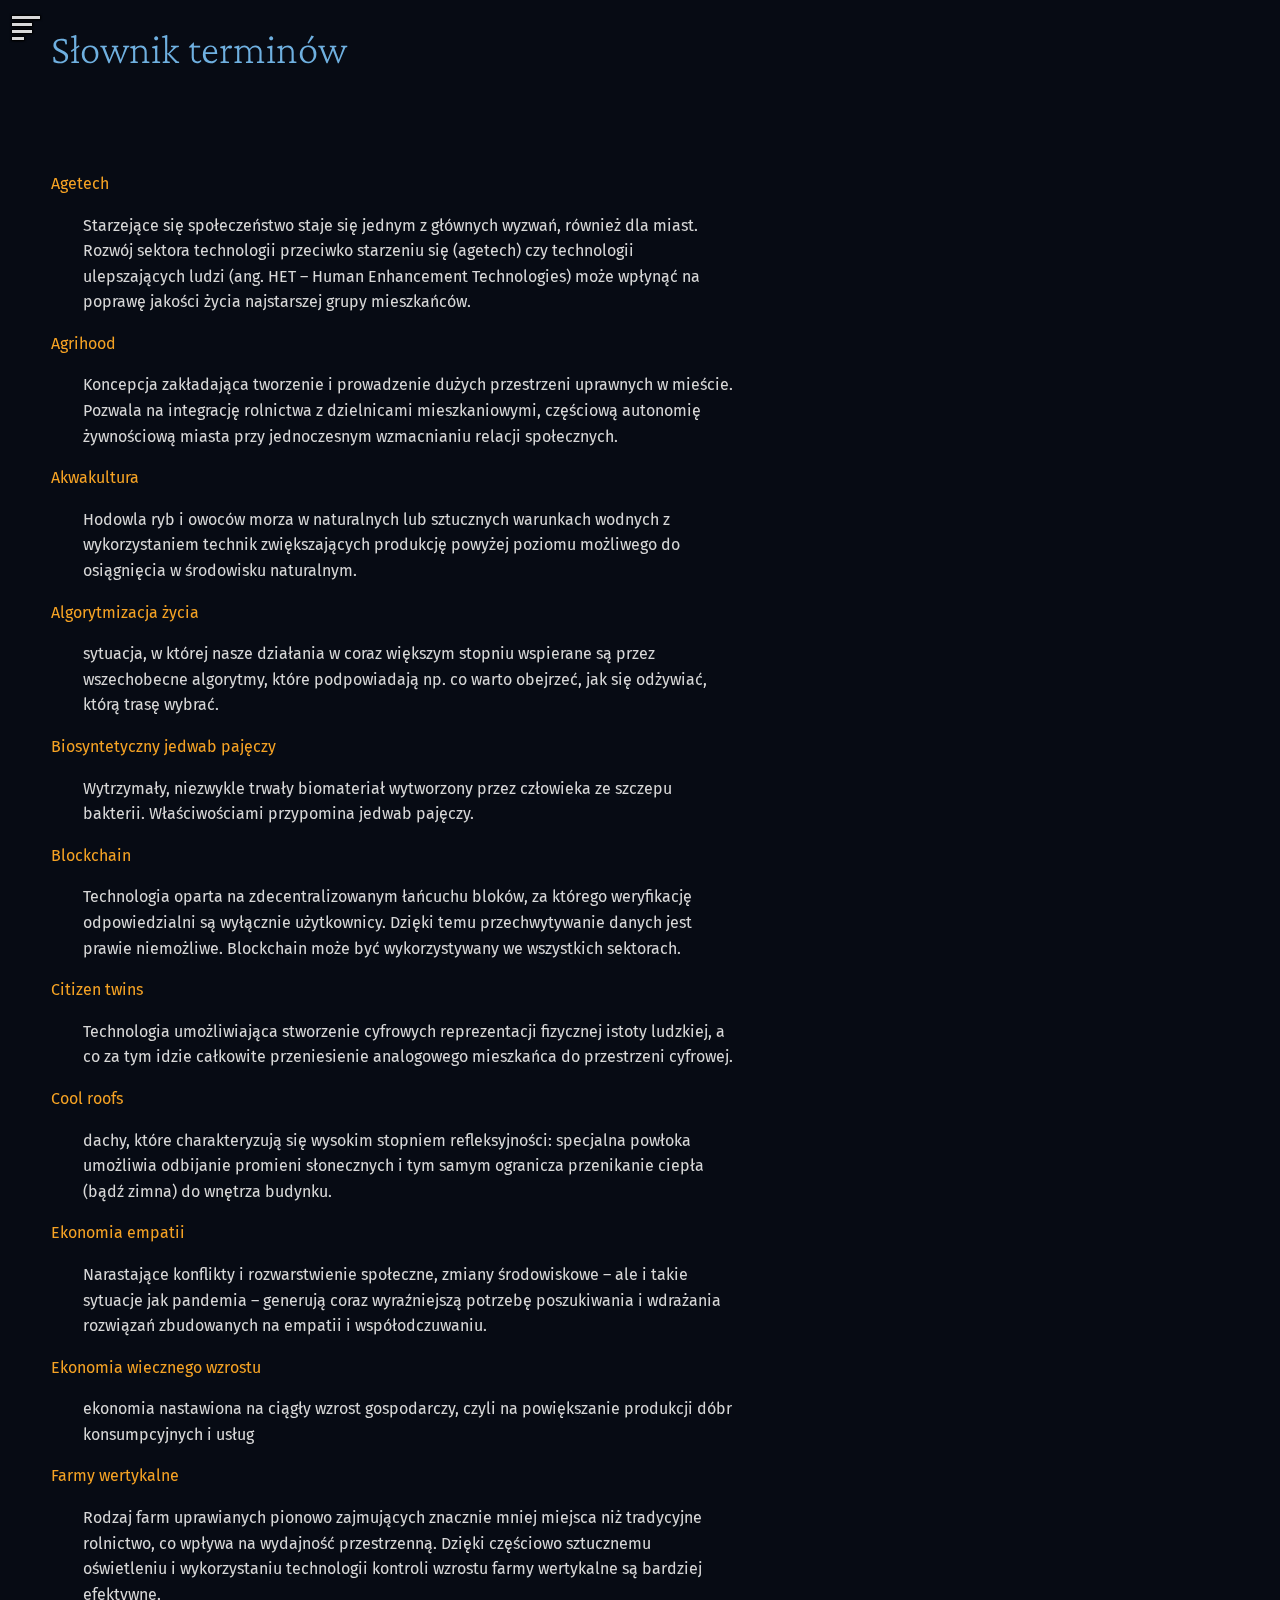
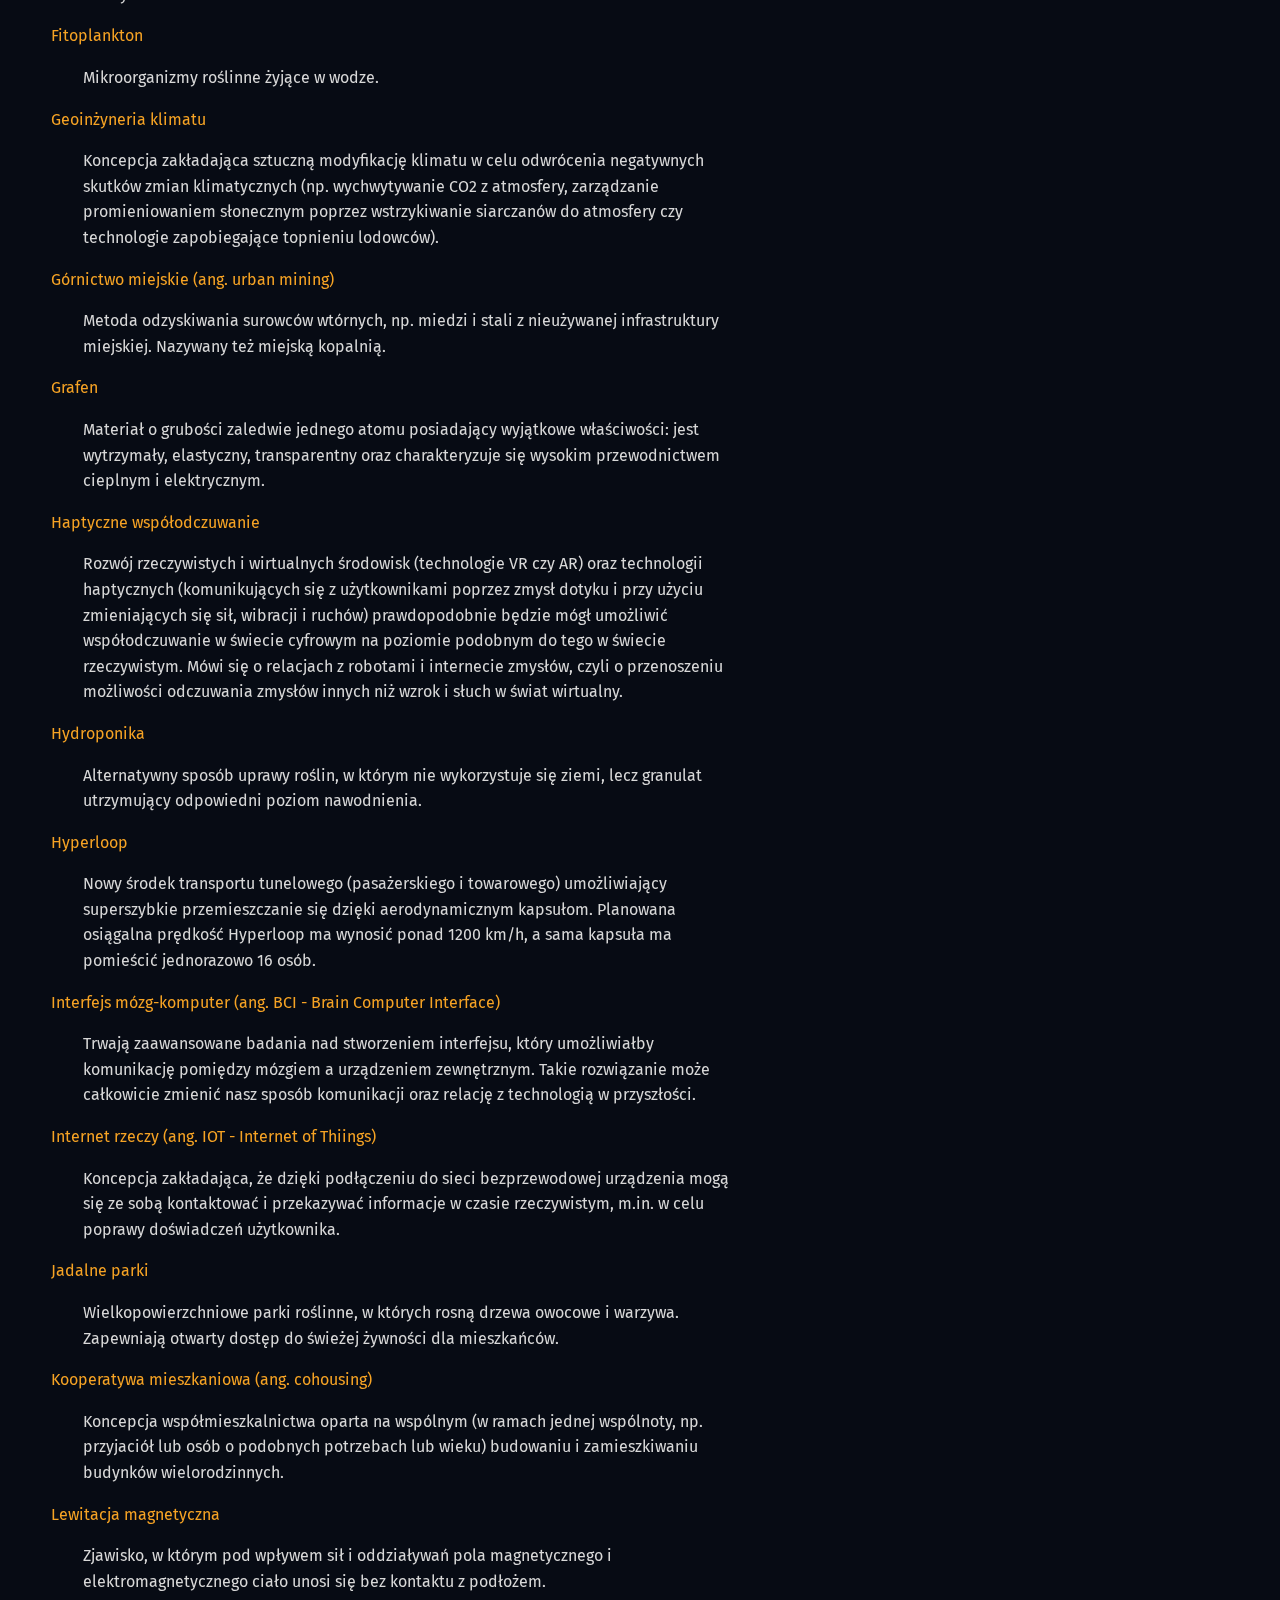
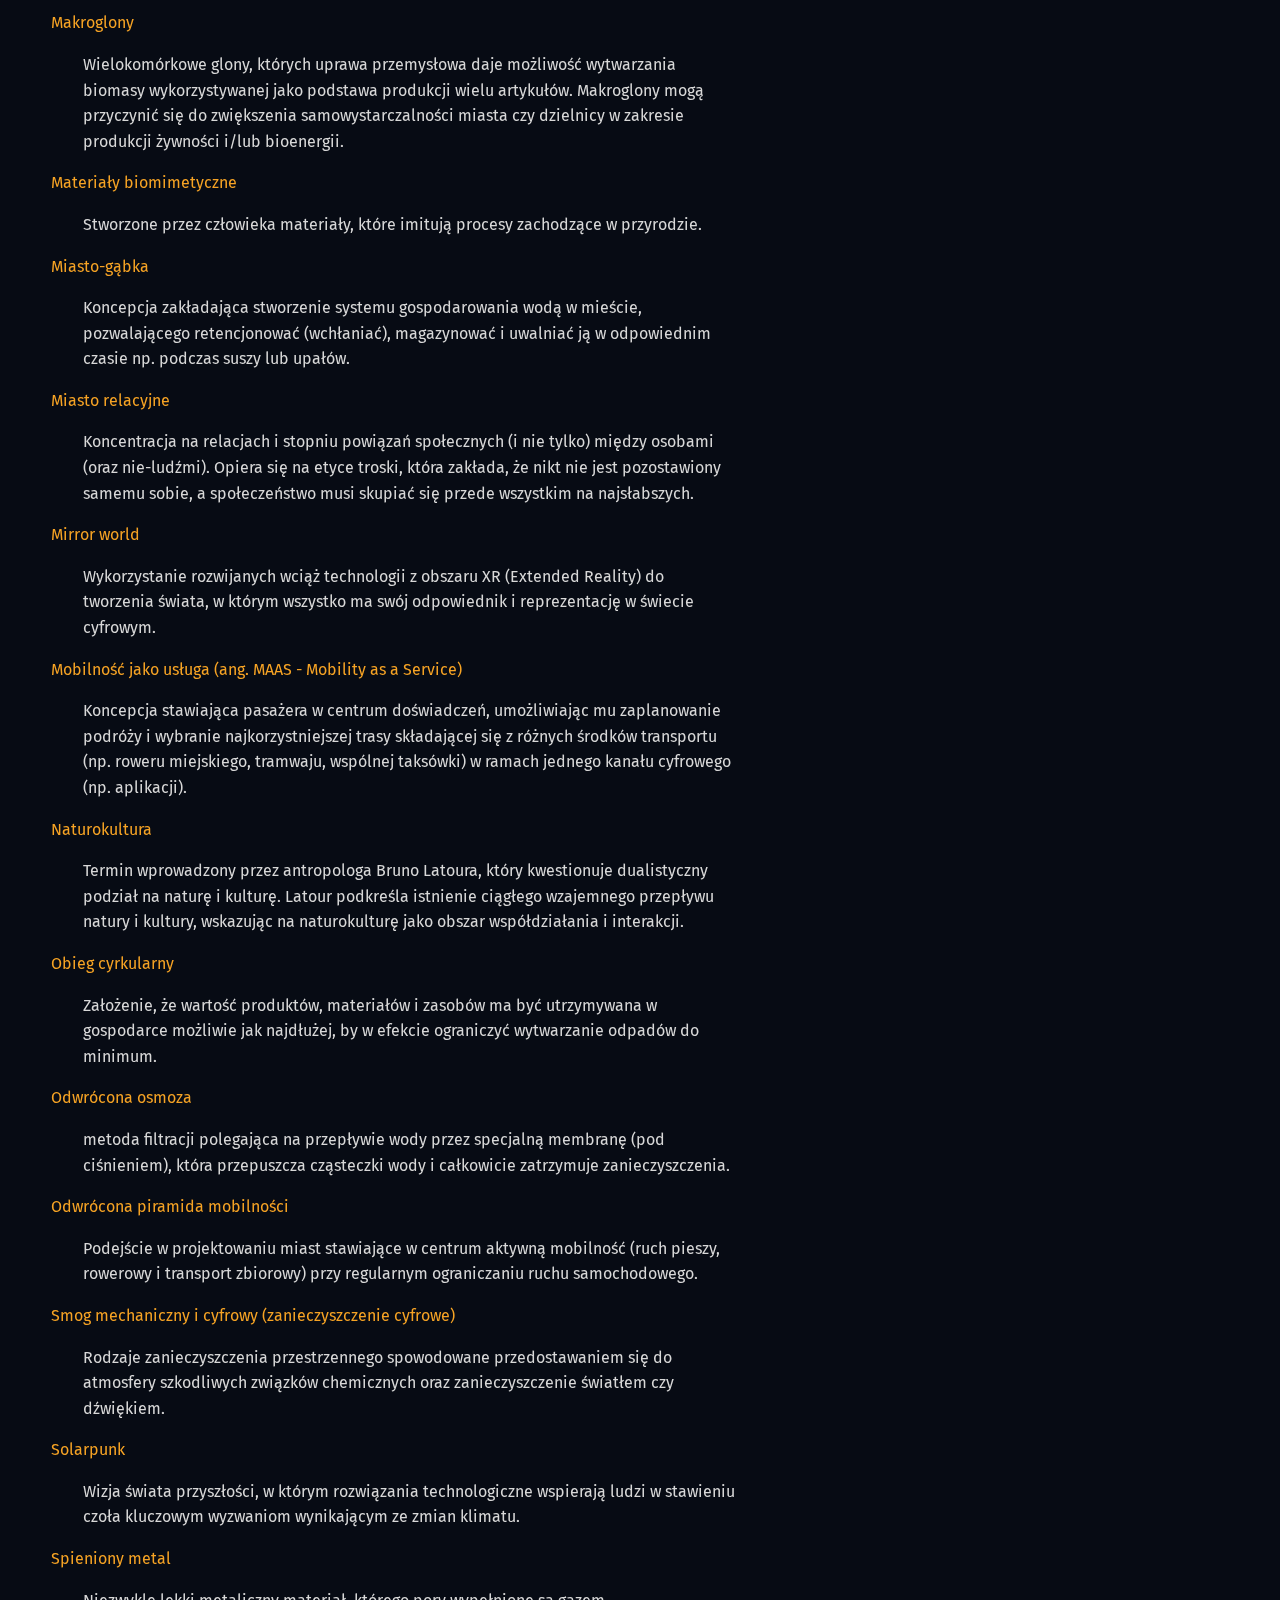
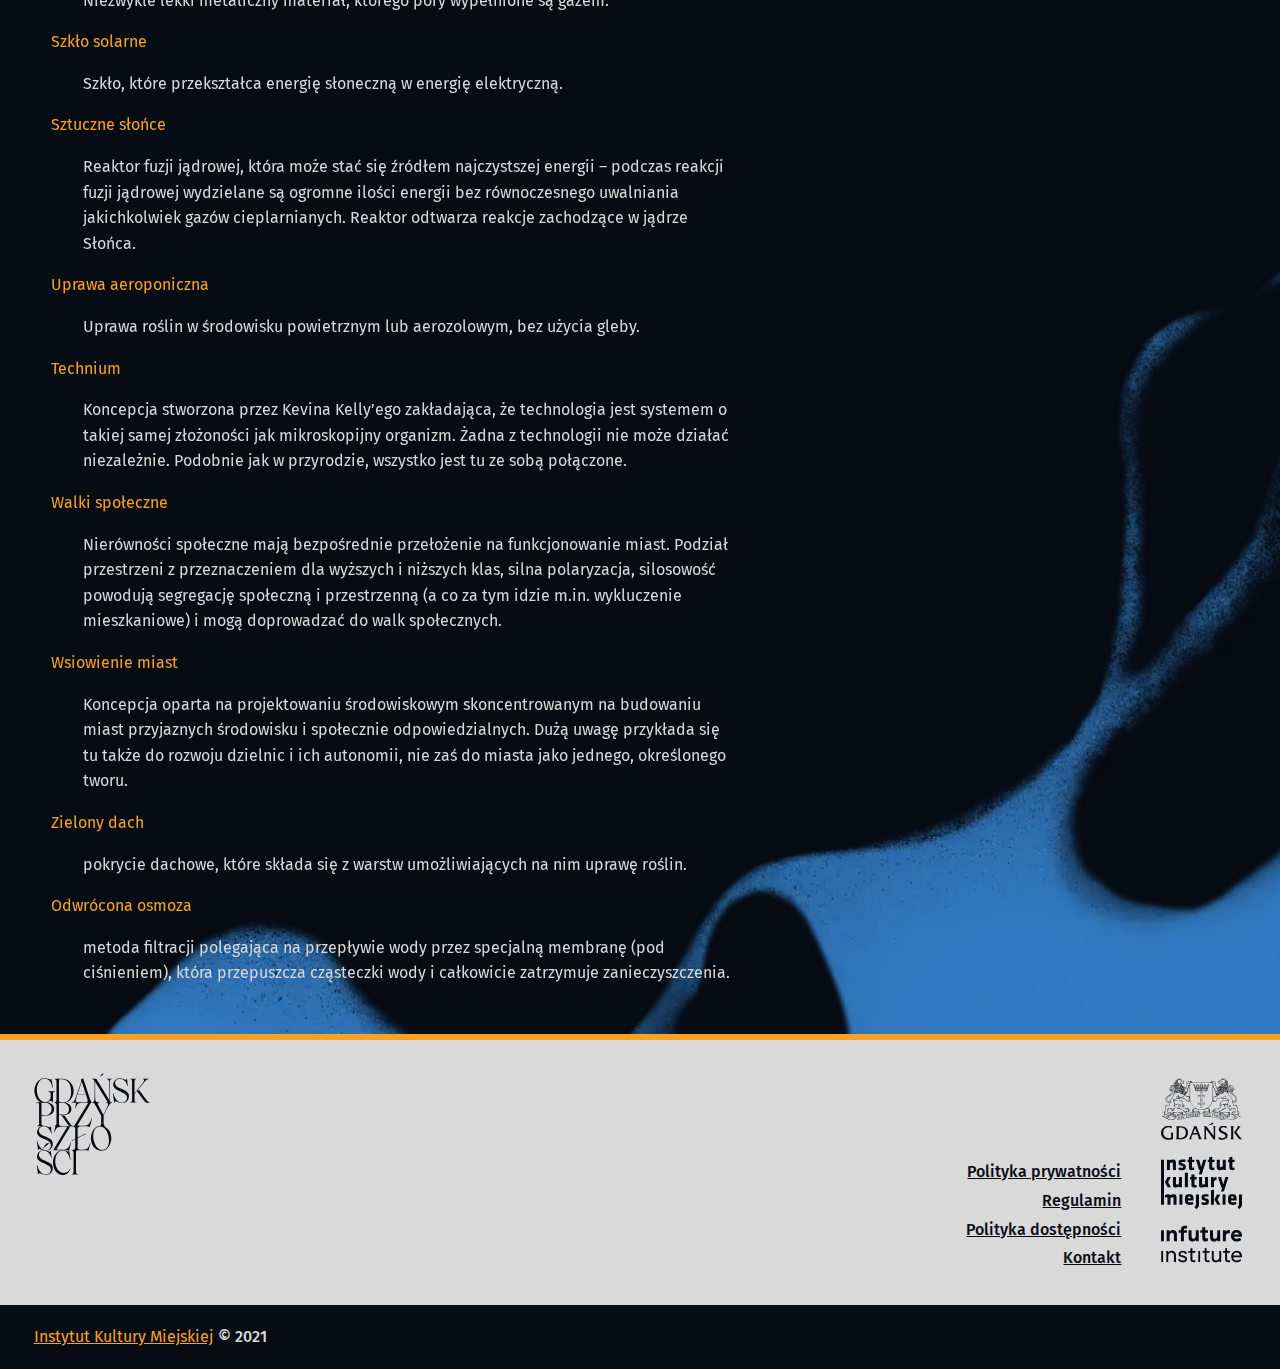
<file: slownik-terminow.html>
<!DOCTYPE html>
<html lang="pl" >
  <head>
    <meta charset="UTF-8"><meta name="viewport" content="width=device-width, initial-scale=1">
    <link rel="preconnect" href="https://fonts.gstatic.com">
    <link rel="stylesheet" href="./mcleod-reset.css">
    <link rel="stylesheet" href="./style.css">
    <link href="https://fonts.googleapis.com/css2?family=Fira+Sans:wght@100;200;300;400;500;600;700;800;900&display=swap" rel="stylesheet">
    <link href="https://fonts.googleapis.com/css2?family=Crimson+Pro:wght@200;300;400;500;600;700;800&display=swap" rel="stylesheet">
    <link rel="icon" href="./png/gp-icon.png" sizes="512x512" />
    <title>Gdańsk Przyszłości - Słownik terminów</title>
  </head>
  <body class="page">
    <div id="skip-to-content">
      <div class="skip-link-container">
        <a href="#main">
          Przejdź do treści
        </a>
      </div>
    </div>
    <button type="button" id="menu-toogle" aria-label="Zamyka i otwiera nawigację.">
      <span class="line line-long" id="lineone"></span>
      <span class="line line-med" id="linetwo"></span>
      <span class="line line-med" id="linethree"></span>
      <span class="line line-short" id="linefour"></span>
    </button>
    <header id="headertop">
      <div id="header-menu-container">
        <div>
          <a href="./index.html" class="image-link" aria-label="Strona główna."><img src="./svg/gdansk-przyszlosci-logo-dark.svg" alt="" width="160" height="160" id="gps-logo-menu"></a>
          <nav id="header-vertical-menu">
            <ul>
              
              <li><a href="./index.html#scenariusze-przyszlosci" target="_self" rel="">Scenariusze Przyszłości</a>
                <ul>
                  <li><a href="./spolecznoczule-technium.html" target="_self">Społecznoczułe technium</a></li>
                  <li><a href="./pograzone-megapolis.html" target="_self">Pogrążone megapolis</a></li>
                  <li><a href="./kooperatywna-homeostaza.html" target="_self">Kooperatywna homeostaza</a></li>
                  <li><a href="./blekitna-autonomia.html" target="_self">Błękitna autonomia</a></li>
                </ul>
              </li>
              <li><a href="./metodologia.html" target="_self" rel="">Proces badawczy</a></li>
              <li><a href="./slownik-terminow.html" target="_self" rel="" class="current-menu-item">Słownik terminów</a></li>
              <li><a href="./shift-cards.html" target="_self" rel="">Shift cards</a></li>
            </ul>
          </nav>
          <a href="./pdf/Gdansk-przyszlosci-raport-z-badan.pdf" class="button" target="_blank" rel="">Pobierz Raport w PDF (11MB)</a>
        </div>
      </div>
      <div id="logo-patronage-header">
        <a href="https://www.gdansk.pl/" class="image-link" aria-label="Idź do strony Gdansk.pl" target="_blank" rel="noreferrer"><img src="./svg/gdansk-logo-dark.svg" alt="" width="81" height="62"></a>
        <a href="https://ikm.gda.pl/" class="image-link" aria-label="Idź do strony Instytutu Kultury Miejskiej w Gdańsku." target="_blank" rel="noreferrer"><img src="./svg/ikm-logo-dark.svg" alt="" width="81" height="54"></a>
        <a href="https://infuture.institute/" class="image-link" aria-label="Idź do strony infuture.institute." target="_blank" rel="noreferrer"><img src="./svg/infuture-logo-dark.svg" alt="" width="81" height="38"></a>
      </div>
    </header>
    <div class="container">
      <main id="main">
    <article>
        <section class="block block-intro">
      <div class="column column-narrow">
        <div class="sticky">
          <h1>Słownik terminów</h1>
        </div>
      </div>
        <div class="column column-wide">
            <dl>
                <dt>Agetech</dt>
                <dd><p>Starzejące się społeczeństwo staje się jednym z głównych wyzwań, również dla miast. Rozwój sektora technologii przeciwko starzeniu się (agetech) czy technologii ulepszających ludzi (ang. HET – Human Enhancement Technologies) może wpłynąć na poprawę jakości życia najstarszej grupy mieszkańców.</p></dd>
                <dt>Agrihood</dt>
                <dd>Koncepcja zakładająca tworzenie i prowadzenie dużych przestrzeni uprawnych w mieście. Pozwala na integrację rolnictwa z dzielnicami mieszkaniowymi, częściową autonomię żywnościową miasta przy jednoczesnym wzmacnianiu relacji społecznych.</dd>
                <dt>Akwakultura</dt>
                <dd>Hodowla ryb i owoców morza w naturalnych lub sztucznych warunkach wodnych z wykorzystaniem technik zwiększających produkcję powyżej poziomu możliwego do osiągnięcia w środowisku naturalnym.</dd>
                <dt>Algorytmizacja życia</dt>
                <dd>sytuacja, w której nasze działania w coraz większym stopniu wspierane są przez wszechobecne algorytmy, które podpowiadają np. co warto obejrzeć, jak się odżywiać, którą trasę wybrać.</dd>
                <dt>Biosyntetyczny jedwab pajęczy</dt>
                <dd>Wytrzymały, niezwykle trwały biomateriał wytworzony przez człowieka ze szczepu bakterii. Właściwościami przypomina jedwab pajęczy.</dd>
                <dt>Blockchain</dt>
                <dd>Technologia oparta na zdecentralizowanym łańcuchu bloków, za którego weryfikację odpowiedzialni są wyłącznie użytkownicy. Dzięki temu przechwytywanie danych jest prawie niemożliwe. Blockchain może być wykorzystywany we wszystkich sektorach.</dd>
                <dt>Citizen twins</dt>
                <dd>Technologia umożliwiająca stworzenie cyfrowych reprezentacji fizycznej istoty ludzkiej, a co za tym idzie całkowite przeniesienie analogowego mieszkańca do przestrzeni cyfrowej.</dd>
                <dt>Cool roofs</dt>
                <dd>dachy, które charakteryzują się wysokim stopniem refleksyjności: specjalna powłoka umożliwia odbijanie promieni słonecznych i tym samym ogranicza przenikanie ciepła (bądź zimna) do wnętrza budynku.</dd>
                <dt>Ekonomia empatii</dt>
                <dd>Narastające konflikty i rozwarstwienie społeczne, zmiany środowiskowe – ale i takie sytuacje jak pandemia – generują coraz wyraźniejszą potrzebę poszukiwania i wdrażania rozwiązań zbudowanych na empatii i współodczuwaniu.</dd>
                <dt>Ekonomia wiecznego wzrostu</dt>
                <dd>ekonomia nastawiona na ciągły wzrost gospodarczy, czyli na powiększanie produkcji dóbr konsumpcyjnych i usług </dd>
                <dt>Farmy wertykalne</dt>
                <dd>Rodzaj farm uprawianych pionowo zajmujących znacznie mniej miejsca niż tradycyjne rolnictwo, co wpływa na wydajność przestrzenną. Dzięki częściowo sztucznemu oświetleniu i wykorzystaniu technologii kontroli wzrostu farmy wertykalne są bardziej efektywne.</dd>
                <dt>Fitoplankton</dt>
                <dd>Mikroorganizmy roślinne żyjące w wodze.</dd>
                <dt>Geoinżyneria klimatu</dt>
                <dd>Koncepcja zakładająca sztuczną modyfikację klimatu w celu odwrócenia negatywnych skutków zmian klimatycznych (np. wychwytywanie CO<sup>2</sup> z atmosfery, zarządzanie promieniowaniem słonecznym poprzez wstrzykiwanie siarczanów do atmosfery czy technologie zapobiegające topnieniu lodowców).</dd>
                <dt>Górnictwo miejskie (ang. urban mining)</dt>
                <dd>Metoda odzyskiwania surowców wtórnych, np. miedzi i stali z nieużywanej infrastruktury miejskiej. Nazywany też miejską kopalnią.</dd>
                <dt>Grafen</dt>
                <dd>Materiał o grubości zaledwie jednego atomu posiadający wyjątkowe właściwości: jest wytrzymały, elastyczny, transparentny oraz charakteryzuje się wysokim przewodnictwem cieplnym i elektrycznym.</dd>
                <dt>Haptyczne współodczuwanie</dt>
                <dd>Rozwój rzeczywistych i wirtualnych środowisk (technologie VR czy AR) oraz technologii haptycznych (komunikujących się z użytkownikami poprzez zmysł dotyku i przy użyciu zmieniających się sił, wibracji i ruchów) prawdopodobnie będzie mógł umożliwić współodczuwanie w świecie cyfrowym na poziomie podobnym do tego w świecie rzeczywistym. Mówi się o relacjach z robotami i internecie zmysłów, czyli o przenoszeniu możliwości odczuwania zmysłów innych niż wzrok i słuch w świat wirtualny.</dd>
                <dt>Hydroponika</dt>
                <dd>Alternatywny sposób uprawy roślin, w którym nie wykorzystuje się ziemi, lecz granulat utrzymujący odpowiedni poziom nawodnienia.</dd>
                <dt>Hyperloop</dt>
                <dd>Nowy środek transportu tunelowego (pasażerskiego i towarowego) umożliwiający superszybkie przemieszczanie się dzięki aerodynamicznym kapsułom. Planowana osiągalna prędkość Hyperloop ma wynosić ponad 1200 km/h, a sama kapsuła ma pomieścić jednorazowo 16 osób.</dd>
                <dt>Interfejs mózg-komputer (ang. BCI - Brain Computer Interface)</dt>
                <dd>Trwają zaawansowane badania nad stworzeniem interfejsu, który umożliwiałby komunikację pomiędzy mózgiem a urządzeniem zewnętrznym. Takie rozwiązanie może całkowicie zmienić nasz sposób komunikacji oraz relację z technologią w przyszłości.</dd>
                <dt>Internet rzeczy (ang. IOT - Internet of Thiings)</dt>
                <dd>Koncepcja zakładająca, że dzięki podłączeniu do sieci bezprzewodowej urządzenia mogą się ze sobą kontaktować i przekazywać informacje w czasie rzeczywistym, m.in. w celu poprawy doświadczeń użytkownika.</dd>
                <dt>Jadalne parki</dt>
                <dd>Wielkopowierzchniowe parki roślinne, w których rosną drzewa owocowe i warzywa. Zapewniają otwarty dostęp do świeżej żywności dla mieszkańców.</dd>
                <dt>Kooperatywa mieszkaniowa (ang. cohousing)</dt>
                <dd>Koncepcja współmieszkalnictwa oparta na wspólnym (w ramach jednej wspólnoty, np. przyjaciół lub osób o podobnych potrzebach lub wieku) budowaniu i zamieszkiwaniu budynków wielorodzinnych.</dd>
                <dt>Lewitacja magnetyczna</dt>
                <dd>Zjawisko, w którym pod wpływem sił i oddziaływań pola magnetycznego i elektromagnetycznego ciało unosi się bez kontaktu z podłożem.</dd>
                <dt>Makroglony</dt>
                <dd>Wielokomórkowe glony, których uprawa przemysłowa daje możliwość wytwarzania biomasy wykorzystywanej jako podstawa produkcji wielu artykułów. Makroglony mogą przyczynić się do zwiększenia samowystarczalności miasta czy dzielnicy w zakresie produkcji żywności i/lub bioenergii.</dd>
                <dt>Materiały biomimetyczne</dt>
                <dd>Stworzone przez człowieka materiały, które imitują procesy zachodzące w przyrodzie.</dd>
                <dt>Miasto-gąbka</dt>
                <dd>Koncepcja zakładająca stworzenie systemu gospodarowania wodą w mieście, pozwalającego retencjonować (wchłaniać), magazynować i uwalniać ją w odpowiednim czasie np. podczas suszy lub upałów.</dd>
                <dt>Miasto relacyjne</dt>
                <dd>Koncentracja na relacjach i stopniu powiązań społecznych (i nie tylko) między osobami (oraz nie-ludźmi). Opiera się na etyce troski, która zakłada, że nikt nie jest pozostawiony samemu sobie, a społeczeństwo musi skupiać się przede wszystkim na najsłabszych.</dd>
                <dt>Mirror world</dt>
                <dd>Wykorzystanie rozwijanych wciąż technologii z obszaru XR (Extended Reality) do tworzenia świata, w którym wszystko ma swój odpowiednik i reprezentację w świecie cyfrowym.</dd>
                <dt>Mobilność jako usługa (ang. MAAS - Mobility as a Service)</dt>
                <dd>Koncepcja stawiająca pasażera w centrum doświadczeń, umożliwiając mu zaplanowanie podróży i wybranie najkorzystniejszej trasy składającej się z różnych środków transportu (np. roweru miejskiego, tramwaju, wspólnej taksówki) w ramach jednego kanału cyfrowego (np. aplikacji).</dd>
                <dt>Naturokultura</dt>
                <dd>Termin wprowadzony przez antropologa Bruno Latoura, który kwestionuje dualistyczny podział na naturę i kulturę. Latour podkreśla istnienie ciągłego wzajemnego przepływu natury i kultury, wskazując na naturokulturę jako obszar współdziałania i interakcji.</dd>
                <dt>Obieg cyrkularny</dt>
                <dd>Założenie, że wartość produktów, materiałów i zasobów ma być utrzymywana w gospodarce możliwie jak najdłużej, by w efekcie ograniczyć wytwarzanie odpadów do minimum.</dd>
                <dt>Odwrócona osmoza</dt>
                <dd>metoda filtracji polegająca na przepływie wody przez specjalną membranę (pod ciśnieniem), która przepuszcza cząsteczki wody i całkowicie zatrzymuje zanieczyszczenia.</dd>
                <dt>Odwrócona piramida mobilności</dt>
                <dd>Podejście w projektowaniu miast stawiające w centrum aktywną mobilność (ruch pieszy, rowerowy i transport zbiorowy) przy regularnym ograniczaniu ruchu samochodowego.</dd>
                <dt>Smog mechaniczny i cyfrowy (zanieczyszczenie cyfrowe)</dt>
                <dd>Rodzaje zanieczyszczenia przestrzennego spowodowane przedostawaniem się do atmosfery szkodliwych związków chemicznych oraz zanieczyszczenie światłem czy dźwiękiem.</dd>
                <dt>Solarpunk</dt>
                <dd>Wizja świata przyszłości, w którym rozwiązania technologiczne wspierają ludzi w stawieniu czoła kluczowym wyzwaniom wynikającym ze zmian klimatu.</dd>
                <dt>Spieniony metal</dt>
                <dd>Niezwykle lekki metaliczny materiał, którego pory wypełnione są gazem.</dd>
                <dt>Szkło solarne</dt>
                <dd>Szkło, które przekształca energię słoneczną w energię elektryczną.</dd>
                <dt>Sztuczne słońce</dt>
                <dd>Reaktor fuzji jądrowej, która może stać się źródłem najczystszej energii – podczas reakcji fuzji jądrowej wydzielane są ogromne ilości energii bez równoczesnego uwalniania jakichkolwiek gazów cieplarnianych. Reaktor odtwarza reakcje zachodzące w jądrze Słońca.</dd>
                <dt>Uprawa aeroponiczna</dt>
                <dd>Uprawa roślin w środowisku powietrznym lub aerozolowym, bez użycia gleby.</dd>
                <dt>Technium</dt>
                <dd>Koncepcja stworzona przez Kevina Kelly’ego zakładająca, że technologia jest systemem o takiej samej złożoności jak mikroskopijny organizm. Żadna z technologii nie może działać niezależnie. Podobnie jak w przyrodzie, wszystko jest tu ze sobą połączone.</dd>
                <dt>Walki społeczne</dt>
                <dd>Nierówności społeczne mają bezpośrednie przełożenie na funkcjonowanie miast. Podział przestrzeni z przeznaczeniem dla wyższych i niższych klas, silna polaryzacja, silosowość powodują segregację społeczną i przestrzenną (a co za tym idzie m.in. wykluczenie mieszkaniowe) i mogą doprowadzać do walk społecznych.</dd>
                <dt>Wsiowienie miast</dt>
                <dd>Koncepcja oparta na projektowaniu środowiskowym skoncentrowanym na budowaniu miast przyjaznych środowisku i społecznie odpowiedzialnych. Dużą uwagę przykłada się tu także do rozwoju dzielnic i ich autonomii, nie zaś do miasta jako jednego, określonego tworu.</dd>
                <dt>Zielony dach</dt>
                <dd>pokrycie dachowe, które składa się z warstw umożliwiających na nim uprawę roślin.</dd>
                <dt>Odwrócona osmoza</dt>
                <dd>metoda filtracji polegająca na przepływie wody przez specjalną membranę (pod ciśnieniem), która przepuszcza cząsteczki wody i całkowicie zatrzymuje zanieczyszczenia.</dd>
            </dl>
        </div>
        </section>
    </article>
      </main>
    </div>
    <footer>
      <script> </script>
      <div id="footer-meritorical">
        <img src="./svg/gdansk-przyszlosci-logo-dark.svg" alt="" width="120" height="120" class="logo">
        <div id="footer-navigation">
          <nav>
            <ul>
              <li><a href="./polityka-prywatnosci.html" target="_self">Polityka prywatności</a></li>
              <li><a href="./regulamin.html" target="_self">Regulamin</a></li>
              <li><a href="./polityka-dostepnosci.html" target="_self">Polityka dostępności</a></li>
              <li><a href="./regulamin.html#regulamin-kontakt" target="_self">Kontakt</a></li>
            </ul>
          </nav>
          <div id="footer-meritorical-patronage">
            <a href="https://www.gdansk.pl/"  target="_blank" aria-label="Idź do strony Gdańsk.pl" rel="noreferrer"><img src="./svg/gdansk-logo-dark.svg" alt="" width="81" height="62"></a>
            <a href="https://ikm.gda.pl/" target="_blank" aria-label="Idź do strony Instytutu Kultury Miejskiej w Gdańsku." rel="noreferrer"><img src="./svg/ikm-logo-dark.svg" alt="" width="81" height="54"></a>
            <a href="https://infuture.institute/" target="_blank" aria-label="Idź do strony infuture.institute." rel="noreferrer"><img src="./svg/infuture-logo-dark.svg" alt="" width="81" height="38"></a>
          </div>
        </div>
      </div>
      <div id="footer-technical">
        <p><a href="https://ikm.gda.pl/" target="_blank" rel="noopener">Instytut Kultury Miejskiej</a> &#169; 2021</p>
      </div>
      <script>
        var menu = document.getElementById('headertop');
        var el = document.getElementById('menu-toogle');
        var lone = document.getElementById('lineone');
        var ltwo = document.getElementById('linetwo');
        var lthree = document.getElementById('linethree');
        var lfour = document.getElementById('linefour');
        menu.style.width = "0";
        ltwo.style.marginLeft = "0px";
        lthree.style.marginLeft = "0px";
        lfour.style.marginLeft = "0px";
  
        function menuSwitcher() {
        if (menu.style.width == "0px") {
        menu.style.width = "270px";
        ltwo.style.marginLeft = "8px";
        lthree.style.marginLeft = "8px";
        lfour.style.marginLeft = "16px";
        } else {
        menu.style.width = "0px";
        ltwo.style.marginLeft = "0px";
        lthree.style.marginLeft = "0px";
        lfour.style.marginLeft = "0px";
        } 
        }

        // Add event listener to switcher
        el.addEventListener("click", menuSwitcher, false);
      </script>
    </footer>
  </body>
</html>
</file>
<file: style.css>
:root {
  --main-bg-color: rgb(7,11,20);
  --main-yellow: rgb(246,163,36);
  --main-font-color: rgb(216, 216, 216);
  --main-menu-color: rgb(20,35,48);
  --main-blue: rgb(111,176,224);

}

html, body {
  background-color: var(--main-bg-color);
  font-family: 'Fira Sans';
  scroll-behavior: smooth;
  min-width: 0;
}

body {
  display: flex;
  flex-direction: column;
  min-width: 0;
}

/*
body * {
  border: 1px dashed white;
}
*/

body > div.container {
  display: flex;
  flex-direction: row;
  min-width: 0;
}

h1, h2, h3, h4, h5 {
  font-family: 'Crimson Pro';
  font-weight: 400;
  font-size: 2rem;
  line-height: 150%;
  color: var(--main-blue);
  text-align: right;
}

.column-wide h1, .column-wide h2, .column-wide h3, .column-wide h4, .column-wide h5 {
  text-align: left;
}

h1 {
  font-weight: 200;
  font-size: 2.6rem;
}

h1, h2, h3 {
  margin-bottom: 2rem;
  line-height: 120%;
  margin-top: -7px;
}

p, dt, dd, figcaption  {
  font-size: 1rem;
  color: var(--main-font-color);
  line-height: 160%;
  text-align: left;
  margin-bottom: 1rem;
  font-weight: 400;
}

dt {
  color: var(--main-yellow);
  margin-bottom: 1rem;
}

dd {
  margin-left: 2rem;
}

figcaption {
  text-align: right;
  color: var(--main-yellow);
  margin-bottom: 0;
}

li a {
  line-height: 260%;
}

p:last-of-type {
  margin-bottom: 1rem;
}

header p:last-of-type {
  margin-bottom: 0rem;
}

a:not(header nav a), a:not(header nav a):active {
  font-size: 1rem;
  color: var(--main-yellow);
  line-height: 180%;
  text-align: left;
  text-decoration: underline;
  font-weight: 400;
  display: inline-block;
  border: 0px solid white;
  border-radius: 2px;
  padding: 0rem 0.1rem;
  transition-duration: 400ms;
}

span.dictionary-term {
  color: var(--main-yellow);
}

a:hover, a:focus {
  color: var(--main-bg-color);
  background-color: var(--main-font-color);
}

a.button:hover, header nav a:hover, header a.image-link:hover, a.button:focus, header nav a:focus, header a.image-link:focus {
  background-color: var(--main-yellow);
}

footer a:not(a.button, header nav a):hover, footer a:not(a.button, header nav a):focus {
  color: var(--main-bg-color);
  background-color: var(--main-yellow);
}

a.rightaligned {
  align-self: flex-end;
}

a.button, a.button:active {
  display: block;
  border: 3px solid var(--main-yellow);
  font-size: 0.8rem;
  color: var(--main-font-color);
  line-height: 150%;
  text-align: center;
  font-weight: 500;
  padding: 1rem 0.6rem;
  border-radius: 2.4rem;
  background: url(./png/button-background.png);
  background-repeat: no-repeat;
  background-position-x: left;
  background-position-y: bottom;  
  margin: 2rem 0 0rem 0.6rem;
}

#headertop a.button, a.button:active {
  color: var(--main-bg-color);
}

a.button:hover, a.button:focus {
  background-color: var(--main-yellow);
  color: var(--main-bg-color);
}

#button-cards {
margin: 2rem auto;
}

a.button.column-button {
  display: block;
  margin: 4rem auto 2rem auto;
  padding: 1rem;
  font-size: 1rem;
  max-width: 300px;
}

a.image-link, a.image-link:active {
  align-self: flex-start;
  margin: 0;
  padding: 0rem;
}

a.image-link:hover {
  background-color: var(--main-yellow);
} 

a.image-link::after, a.image-link:active::after  {
  content: '';
  display: none;
  height: 2px;
  background-color: var(--main-yellow);
  border: 1px solid var(--main-yellow);
  border-radius: 2px;
  margin-top: -0.1rem;
  transition-duration: 400ms;
}

a.logo-anchor, a.logo-anchor:active {
  padding: 0;
  margin: 0;
}

.highlight {
  color: var(--main-font-color);
  font-weight: 400;
}

#landingpage-intro p {
  background-color: var(--main-bg-color);
  padding: 0.4rem;
  max-width: 40ch;
}

#landingpage-intro-webgl {
  z-index: 100;
  position: absolute;
  top: 0;
}

#flag {
  z-index: 90;
  position: absolute;
  top: 0;
}

#landing-page-spotec {
  position: absolute;
  top: 0;
  overflow: hidden;
  padding: 0;
  margin: 0;
  max-width: 100vw;
  width: 100%;
}

#intro-blob-two {
  position: absolute;
  top: 0;
  left: 0;
  overflow: hidden;
  padding: 0;
  margin: 0;
  max-width: 100vw;
  width: 100%;
  height: 100%;
}

#spotec {
  position: relative;
  left: -34vw;
  width: 100%;
  height: 100%;
  overflow: visible;
}


@media screen and (max-width: 1340px) {
  #spotec {
    left: 30vw;
    top: -16vw;
  }
}

@media screen and (max-width: 920px) {
  #spotec {
    left: 0vw;
    top: 0px;
  }
  .column-animation-spacer {
    height: 56vh;
  }
}

@media screen and (max-width: 640px) {
  #spotec {
    left: 0vw;
    top: 40px;
  }
  .column-animation-spacer {
    height: 46vh;
  }
}

#skip-to-content {
  width: 100%;
  background-color: var(--main-menu-color);
  position: fixed;
  top: 0;
  transform: translateY(-100%);
  z-index: 9999;
  transition: transform 0.3s;
  padding: 1rem;
  display: flex;
  flex-direction: row;
  justify-content: center;
}

#skip-to-content:focus-within {
  transform: translateY(0%);
}

.sticky {
  position: -webkit-sticky;
  position: sticky;
  top: 1rem;
  align-self: flex-end;
  z-index: 999;
  display: flex;
  flex-direction: column;
  justify-content: center;
  margin-bottom: 4rem;
}

#landingpage-intro .sticky {
  margin-bottom: 0;
}

#landing-page-header-spacer {
min-height: 100vh;
max-width: 400px;
background-color: unset;
margin: 0;
padding-bottom: 2rem;
padding-left: 2rem;
display: flex;
flex-direction: column;
justify-content: space-between;
}

#gps-logo-intro {
  padding: 0;
  margin: 2rem 0rem 0rem 0rem;
}

#landing-page-abovetf {
  width: 100%;
  min-height: 100vh;
  z-index: 101;
  overflow: hidden;
  display: flex;
  flex-direction: row;
  justify-content: flex-end;
}

.scenariusz-animacja {
  position: absolute;
  top: 0;
  width: 100%;
  height: 100vh;
  overflow: hidden;
  display: flex;
  flex-direction: row;
  justify-content: flex-end;
}

@media screen and (max-width: 860px) {
  .scenariusz-animacja {
    display: none;
  }
}

#landing-page-abovetf > div {
  position: relative;
}

#landing-page-abovetf-col-left {
  width: 100vw;
  display: flex;
  flex-direction: column;
  justify-content: space-between;
  z-index: 2999;
  padding: 1rem 1rem 1rem 2.8rem;
  background: linear-gradient(0deg, rgba(7,11,20,1) 0%, rgba(7,11,20,0.6) 8%, rgba(7,11,20,0) 48%);
}

#landing-page-abovetf p {
  max-width: 38ch;
  text-shadow: 1px 1px 2px black, -1px -1px 2px black, -1px 1px 2px black, 1px -1px 2px black;
  padding-left: 0.4rem;
}

#landing-page-abovetf a {
  text-shadow: 1px 1px 2px black, -1px -1px 2px black, -1px 1px 2px black, 1px -1px 2px black;
  transition: text-shadow 0s;
}

#landing-page-abovetf a:hover, #landing-page-abovetf a:focus, #landing-page-abovetf p a:active {
  text-shadow: initial;
}

.block-bloby {
  position: absolute;
  width: 100vw;
  height: 100vh;
  right: 0;
  overflow: hidden;
}

#blob-maly {
  position: absolute;
  top: 160px;
  left: -160px;
  z-index: 9;
  width: 308px;
  height: 400px;
  animation-name: smallblobing;
  animation-timing-function: ease-in-out;
  animation-duration: 120s;
  animation-iteration-count: infinite;
}

#scenariusz-spolecznoczule-blob-rainbow {
  position: absolute;
  top: -100px;
  right: -80px;
  z-index: 98;
  animation-name: smallblobing;
  animation-timing-function: ease-in-out;
  animation-duration: 120s;
  animation-iteration-count: infinite;
}

#scenariusz-pograzone-blob-rainbow {
  position: absolute;
  top: 120px;
  left: -140px;
  right: auto;
  z-index: 98;
  animation-name: pulse;
  animation-timing-function: cubic-bezier(0.375, 0.885, 0.32, 1.275);
  animation-duration: 160s;
  animation-iteration-count: infinite;
}

@media screen and (max-width: 1346px) {
  #scenariusz-pograzone-blob-rainbow {
    top: -100px;
    right: -80px;
    left: auto;
  }
}

#blob-duzy {
  position: absolute;
  top: 220px;
  right: -220px;
  z-index: 10;
  width: 600px;
  height: 557px;
  animation: bigblobing;
  animation-timing-function: linear;
  animation-duration: 240s;
  animation-iteration-count: infinite;
}

#scenariusz-spolecznoczule-blob-duzy {
  position: relative;
  top: -100px;
  right: -260px;
  z-index: 299;
  width: 600px;
  height: 557px;
  animation: scenspolanimation;
  animation-timing-function: linear;
  animation-duration: 240s;
  animation-iteration-count: infinite;
  overflow: hidden;
}

@keyframes smallblobing {
  0% {
    transform: rotate(0deg) scale(0.8) translateY(0px);
  }
  50% {
    transform: rotate(-180deg) scale(1.2) translateX(120px);
  }
  100% {
    transform: rotate(-360deg) scale(0.8) translateX(0px);
  }
}


@keyframes bigblobing {
  0% {
    transform: rotate(0deg) scale(0.9);
  }
  50% {
    transform: rotate(180deg) scale(1.1);
  }
  100% {
    transform: rotate(360deg) scale(0.9);
  }
}

@keyframes pulse {
  0% {
    transform: rotate(0deg) scale(0.8);
  }
  50% {
    transform: rotate(26deg) scale(1.1);
  }
  100% {
    transform: rotate(0deg) scale(0.8);
  }
}

#landing-page-header-spacer p {
  background-color: var(--main-bg-color);
  padding: 0.3rem;
}

header#headertop {
  position: fixed;
  top: 0;
  display: flex;
  flex-direction: column;
  flex-wrap: nowrap;
  z-index: 9800;
  overflow: hidden;
  justify-content: space-between;
  background-color: var(--main-font-color);
  transition: width 0.2s;
  width: 0;
  height: 100%;
  padding-top: 3.8rem;
  overflow-y: scroll;
  overflow-x: hidden;
  scrollbar-width: none;
  box-shadow: 2px 2px 12px black;
}

header#headertop::-webkit-scrollbar { /* WebKit */
  width: 0;
  height: 0;
}

header#headertop:focus-within {
  width: 270px!important;
  transition: width 0.2s;
}

#header-menu-container {
  display: flex;
  flex-direction: row;
  padding: 0 0 1rem 0;
}

#menu-toogle {
  position: fixed;
  top: 6px;
  left: 6px;
  color: black;
  padding: 6px;
  z-index: 9999;
}

#menu-toogle:focus {
  color: red;
}

#menu-toogle .line {
  display: block;
  height: 3px;
  width: 20px;
  background-color: var(--main-font-color);
  margin-top: 4px;
  box-shadow: 1px 1px 2px black, -1px -1px 2px black, -1px 1px 2px black, 1px -1px 2px black;
}

#menu-toogle .line.line-long {
  width: 28px;
}

#menu-toogle .line.line-short {
  width: 12px;
}

@media screen and (max-width: 960px) {
  #logo-patronage-header {
    display: none;
  }
  #lpintro {
    display: none;
  }
}

#gps-logo-menu {
  margin: 0.5rem 1rem 0rem 1.7rem;
  padding: 0;
}

#logo-patronage-header {
  align-self: center;
  display: flex;
  flex-direction: column;
  padding: 6px;
  margin-bottom: 1rem;
}

#logo-patronage-header img {
  padding: 6px 6px 0 6px;
}

header nav {
  display: flex;
  flex-direction: row;
  justify-content: space-between;
}

header nav img {
  margin-left: 1rem;
}

header nav li {
  min-width: 260px;
  text-align: left;
}

header nav a, header nav a:active {
  font-size: 0.8rem;
  font-weight: 500;
  letter-spacing: 0.03rem;
  color: var(--main-bg-color);
  padding: 0.6rem 0.7rem 0.6rem 2rem;
  transition-duration: 400ms;
}

header nav a:hover, header nav a:focus, .current-menu-item  {
  background-color: var(--main-yellow);
  color: var(--main-bg-color);
}

header nav ul li ul li a, header nav ul li ul li a:active {
  padding-left: 4rem;
}

main {
  display: flex;
  flex-direction: column;
  flex-grow: 12;
  flex-shrink: 36;
  background-color: linear-gradient(90deg, rgba(40,49,57,1) 0%, rgba(7,11,20,1) 50%, rgba(40,49,57,1) 100%);
  background-image:  url(./webp/front-page-background.webp);
  background-position: bottom right;
  background-repeat: no-repeat;
  min-width: 0;
}

.block {
  padding: 2rem 2rem 2rem 3.2rem;
  margin: 0 auto;
  display: flex;
  flex-direction: row;
  flex-wrap: wrap;
  justify-content: flex-start;
  min-width: 0;
  position: relative;
  z-index: 1000;
}

.fullheight {
  min-height: 100vh;
  padding-bottom: 2rem;
  min-width: 0;
}

.fullheight .column-wide {
  justify-content: center;
  align-items: center;
  min-width: 0;
}

.column-narrow {
  margin-right: 4rem;
  flex-basis: 500px;
  display: flex;
  flex-direction: column;
  align-items: flex-start;
  min-width: 0;
  z-index: 50;
}

.column-narrow p, .column-narrow h2 {
  max-width: 40ch;
  width: 100%;
  text-align: right;
}

.column-narrow p {
  color: white;
  font-weight: 100;
}

.column-wide {
  max-width: 76ch;
  min-width: 0;
  z-index: 51;
}

.column-narrow > p, .column-narrow h2, .column-narrow h1, .column-wide > p, .column-wide > h2, .column-wide > ul > li > a {
  background-color: var(--main-bg-color);
}

.column-wide > h2 {
  margin-top: 3rem;
}

.column-wide > ul > li > a:hover, .column-wide > ul > li > a:focus {
  background-color: var(--main-font-color);
}

.column-aligned-left {
  width: 100%;
  align-items: flex-start;
  min-width: 0;
}

#column-quotes figure p {
  font-size: 1.8rem;
  font-family: 'Crimson Pro';
  font-weight: 300;
  line-height: 130%;
  color: var(--main-bg-color);
}

@media screen and (max-width: 960px) {
  #column-quotes figure p {
    font-size: 1.4rem;
  }
}
 
.card {
  background: var(--main-menu-color);
  background-repeat: no-repeat;
  background-size: contain;
  background-position: top;
  border-radius: 10px;
  margin-bottom: 2rem;
  padding: 2rem;
  display: flex;
  flex-direction: column;
}

.card h2, .card h3, .card h4 {
  color: rgba(111,176,224,0.9);
  font-size: 1.96rem;
}

#scenariusze-przyszlosci .card p {
  color: var(--main-font-color);
}

#scenariusze-przyszlosci .card h3 {
  color: var(--main-blue);
  font-weight: 400;
}

#scenariusze-przyszlosci .card a {
  color: var(--main-yellow);
}

#scenariusze-przyszlosci .card a:hover, #scenariusze-przyszlosci .card a:focus {
  background-color: var(--main-yellow);
  color: var(--main-bg-color);
}

footer {
  width: 100%;
  border-top: 6px solid var(--main-yellow);
  display: flex;
  flex-direction: column;
  min-width: 0;
}

#footer-meritorical, #footer-technical {
  width: 100%;
}

#footer-meritorical {
  background-color: rgb(217,217,217);
  padding: 2rem;
  display: flex;
  flex-direction: row;
  justify-content: space-between;
}

#footer-navigation {
  display: flex;
  flex-direction: row;
  justify-content: flex-start;
}

#footer-meritorical-patronage {
  display: flex;
  flex-direction: column;
}

#footer-meritorical-patronage a {
  display: block;
  padding: 6px 6px 0 6px;
}

@media screen and (max-width: 520px) {
  #footer-meritorical {
    flex-direction: column;
  }
  #footer-navigation {
    justify-content: flex-end;
  }
}

#footer-technical {
  background-color: var(--main-bg-color);
  min-height: 4rem;
  padding: 1rem 2rem;
  display: flex;
  flex-direction: row;
  align-items: center;
}

#footer-technical p {
  color: var(--main-font-color);
  font-weight: 500;
  font-size: 1rem;
}

footer p:last-of-type {
  margin: 0;
}

footer nav {
  margin-right: 2rem;
  align-self: flex-end;
}

footer nav li {
  text-align: right;
}

footer nav li a {
  color: var(--main-bg-color);
  font-weight: 500;
  text-align: right;
}


/* Pages */

body footer {
  width: 100%;
}

.os-wartosci {
  background-color: rgb(20,35,48);
  color: var(--main-font-color);
  padding: 1rem;
  text-align: center;
  text-transform: uppercase;
  font-size: 0.8rem;
  width: 96%;
}

.os-wartosci td {
  padding: 1rem;
}

.os-wartosci thead td {
  color: var(--main-yellow);
  font-weight: 500;
  padding: 1rem;
}

.yellow-route {
  height: 2px;
  width: 20vw;
  max-width: 400px;
  background-color: var(--main-yellow);
  border-radius: 2px;
  margin: auto;
}

.os-wartosci .yellow-dot {
  width: 12px;
  height: 12px;
  background-color: var(--main-yellow);
  border-radius: 100%;
  position: relative;
  top: -5px;
}

.macierz-reakcji {
  background-color: rgb(20,35,48);
  color: var(--main-font-color);
  padding: 2rem;
  text-align: center;
  text-transform: uppercase;
  display: grid;
  grid-template-columns: 1fr 1fr;
  grid-template-rows: 1fr 1fr;
  width: 100%;
}

.macierz-reakcji .yellow-dot {
  width: 12px;
  height: 12px;
  background-color: var(--main-yellow);
  border-radius: 100%;
  margin: 4px;
}

.macierz-reakcji .quarter {
  border: 1px dashed var(--main-yellow);
  padding: 1rem;
}

.macierz-reakcji .quarter.tl {
  grid-column-start: 1;
  grid-column-end: 1;
  grid-row-start: 1;
  grid-row-end: 1;
  border-left: 2px solid var(--main-yellow);
}

.macierz-reakcji .quarter.tr {
  grid-column-start: 2;
  grid-column-end: 2;
  grid-row-start: 1;
  grid-row-end: 1;
}

.macierz-reakcji .quarter.br {
  grid-column-start: 2;
  grid-column-end: 2;
  grid-row-start: 2;
  grid-row-end: 2;
  border-bottom: 3px solid var(--main-yellow);
}

.macierz-reakcji .quarter.bl {
  grid-column-start: 1;
  grid-column-end: 1;
  grid-row-start: 2;
  grid-row-end: 2;
  border-left: 3px solid var(--main-yellow);
  border-bottom: 3px solid var(--main-yellow);
}

p.matrix-title {
  margin: 0 0 2rem 0;
}

.macierz-reakcji li {
  display: flex;
  flex-direction: row;
  align-items: center;
}

.macierz-reakcji p, .macierz-reakcji a, #tabela-wyzwania a, .macierz-reakcji a:hover, #tabela-wyzwania a:hover, .macierz-reakcji a:focus, #tabela-wyzwania a:focus {
  font-size: 0.8rem;
}

article ul {
  margin-bottom: 1rem;
  list-style-position: inside;
}

article li {
  line-height: 150%;
  font-size: 1rem;
  color: var(--main-font-color);
  text-align: left;
  margin-bottom: 1rem;
  margin-left: 1rem;
}

ul.shift-card-page-intro li {
  text-align: left;
  margin-bottom: 0.4rem;
  list-style: inside;
  list-style-type: disc;
}

/* Shift cards */


.shift-card {
  background-color: var(--main-menu-color);
  border-radius: 10px;
  margin-bottom: 4rem;
  display: flex;
  flex-direction: column;
  justify-content: flex-start;
  --color-nanosekunda: rgb(205,138,154);
  --color-strumienie: rgb(220,40,41);
  --color-zasoby: rgb(117,123,56);
  --color-katastrofa: rgb(238,116,66);
  --color-obcy: rgb(238,165,45);
  --color-kierowanie: rgb(182,136,104);
  --color-wirtualna: rgb(139,134,131);
  --color-mobilnosc: rgb(77,77,156);
  --color-usprawnieni: rgb(107,45,107);
  --color-skorup: rgb(16,140,155);
  --color-technium: rgb(32,108,101);
  --color-mirror: rgb(229,76,115);
  overflow: hidden;
  width: 100%;
}

@media screen and (max-width: 480px) {
.shift-card {
  max-width: 300px;
}
}
.shift-card h3, .shift-card b, .shift-card p {
  text-align: left;
  margin-bottom: 0rem;
}

.shift-card-header h3 {
  font-size: 2rem;
  line-height: 140%;
  text-transform: lowercase;
  color: var(--main-font-color);
}

.shift-card-header h3::first-letter {
  text-transform: uppercase;
}

.shift-card-quest b {
  text-transform: uppercase;
  font-size: 1.2rem;
  font-family: 'Fira Sans';
  font-weight: 700;
  color: var(--main-yellow);
}

.shift-card p {
  font-size: 1rem;
}

.shift-card-header {
  padding: 1.2rem 2rem;
}

.shift-card-container {
  padding: 0.6rem 2rem;
  height: 100%;
  display: flex;
  flex-direction: column;
}

.shift-card-quest {
  border-bottom: 1px solid var(--main-font-color);
  padding: 1rem 0rem;
}

.shift-card-quest p {
  font-weight: 600;
}

.shift-card-desc {
  padding: 1rem 0rem;
  flex-grow: 4;
}

body.page .shift-card-desc ul {
  margin-top: 1rem;
}

body.page .shift-card-desc ul li {
  font-size: 1rem;
  list-style-type: initial;
  margin-left: 1rem;
}

.shift-card-symbols {
  border-top: 1px solid var(--main-font-color);
  padding: 1rem 0rem;
  display: flex;
  flex-direction: row;
  flex-wrap: wrap;
  justify-content: space-between;
}

.symbol {
  width: 60px;
  height: 60px;
  border-radius: 50%;
  display: flex;
  flex-direction: column;
  justify-content: space-around;
  margin-right: 0.5rem;
  margin-bottom: 0.5rem;
  align-items: center;
}

.symbol.number {
  border: 1px solid var(--main-font-color);
}

.column-narrow .symbol p, .column-wide .symbol p {
  text-align: center;
  width: 100%;
  font-size: 2rem;
}

.shift-card-example-symbols {
  display: flex;
  flex-direction: row;
  justify-content: space-between;
}

.shift-card-nanosekunda .shift-card-header {
  background-color: var(--color-nanosekunda);
}

.shift-card-nanosekunda .shift-card-quest h4 {
  color: var(--color-nanosekunda);
}

.shift-card-mirror .shift-card-header {
  background-color: var(--color-mirror);
}

.shift-card-mirror .shift-card-quest h4 {
  color: var(--color-mirror);
}

.shift-card-technium .shift-card-header {
  background-color: var(--color-technium);
}

.shift-card-technium .shift-card-quest h4 {
  color: var(--color-technium);
}

.shift-card-skorup .shift-card-header {
  background-color: var(--color-skorup);
}

.shift-card-skorup .shift-card-quest h4 {
  color: var(--color-skorup);
}

.shift-card-mobilnosc .shift-card-header {
  background-color: var(--color-mobilnosc);
}

.shift-card-mobilnosc .shift-card-quest h4 {
  color: var(--color-mobilnosc);
}

.shift-card-usprawnieni .shift-card-header {
  background-color: var(--color-usprawnieni);
}

.shift-card-usprawnieni .shift-card-quest h4 {
  color: var(--color-usprawnieni);
}

.shift-card-wirtualna .shift-card-header {
  background-color: var(--color-wirtualna);
}

.shift-card-wirtualna .shift-card-quest h4 {
  color: var(--color-wirtualna);
}

.shift-card-kierowanie .shift-card-header {
  background-color: var(--color-kierowanie);
}

.shift-card-kierowanie .shift-card-quest h4 {
  color: var(--color-kierowanie);
}

.shift-card-obcy .shift-card-header {
  background-color: var(--color-obcy);
}

.shift-card-obcy .shift-card-quest h4 {
  color: var(--color-obcy);
}

.shift-card-katastrofa .shift-card-header {
  background-color: var(--color-katastrofa);
}

.shift-card-katastrofa .shift-card-quest h4 {
  color: var(--color-katastrofa);
}

.shift-card-zasoby .shift-card-header {
  background-color: var(--color-zasoby);
}

.shift-card-zasoby .shift-card-quest h4 {
  color: var(--color-zasoby);
}

.shift-card-strumienie .shift-card-header {
  background-color: var(--color-strumienie);
}

.shift-card-strumienie .shift-card-quest h4 {
  color: var(--color-strumienie);
}

/* Tabla 12 wyzwań */

#tabela-wyzwania {
  background-color: var(--main-menu-color);
  border: 1px solid var(--main-yellow);
  color: var(--main-font-color);
  font-size: 0.8rem;
}

#tabela-wyzwania thead td {
  text-transform: uppercase;
  color: var(--main-blue);
  background-color: var(--main-bg-color);
  font-weight: 500;
}

#tabela-wyzwania td {
  padding: 1rem;
  border: 1px solid var(--main-yellow);
}

#tabela-wyzwania p {
  margin-bottom: 0;
  font-size: 0.8rem;
}

/* Landing page */

#landingpage-intro .column-narrow {
  justify-content: flex-end;
}

#landingpage-intro .column-narrow p:last-of-type {
  margin-bottom: 0;
}

@media screen and (max-width: 1500px) {
#landingpage-intro {
  flex-wrap: wrap-reverse;
  justify-content: center;
}
#landingpage-intro .column-narrow, #landingpage-intro .column-wide {
  width: 100%;
}

.column-wide.column-shift-cards p {
  max-width: 80ch;
}

.column-narrow div.sticky:not(.block-intro div.sticky) {
  margin-bottom: 0;
}

.column-narrow div.sticky {
  width: 100%;
  min-width: 0;
}

.column-narrow p, .column-narrow h1, .column-narrow h2, .column-narrow h3 {
  text-align: right;
  margin-bottom: 2rem;
  max-width: 80ch;
}
.symbol p {
  text-align: center;
  margin-bottom: 0;
}
}

/* Regulamin */

ol.regulamin {
  margin-bottom: 3rem;
}

ol.regulamin li {
  color: var(--main-font-color);
  list-style-type: decimal;
  font-size: 1.2rem;
  font-weight: 500;
  margin-bottom: 3rem;
}

ol.regulamin li ol {
  margin-top: 0.6rem;
}

ol.regulamin li ol li {
  color: var(--main-font-color);
  list-style-position: inside;
  font-size: 1rem;
  font-weight: 400;
  margin-bottom: 1.4rem;
}

ol.regulamin li ol li dt {
  margin-bottom: 0;
}

ol.regulamin li ol li ol li {
  color: var(--main-font-color);
  list-style-position: inside;
  list-style-type: disc;
  font-size: 1rem;
  font-weight: 400;
  padding-left: 1rem;
  margin-bottom: 0.6rem;
}

ol.regulamin dl dt, ol.regulamin dl dd {
  display: inline;
  color: var(--main-font-color);
  margin-left: 0;
}

/* Quote card */

.quote-card {
  background-color: var(--main-menu-color);
  min-width: 300px;
  max-width: 320px;
  max-height: 600px;
  display: flex;
  flex-direction: column;
  margin-right: 1rem;
  margin-bottom: 1rem;
}

.quote-card-content {
  padding: 1rem;
}

.column-flex-row {
  flex-direction: row;
  justify-content: space-around;
  flex-wrap: wrap;
}

@media screen and (max-width: 1340px) {
  .column-narrow {
    flex-basis: 100%;
    min-width: 0;
  }

  .column-narrow .sticky {
    align-self: flex-start;
    width: 100%;
    min-width: 0;
  }

  .column-narrow .sticky h1, .column-narrow h2, .column-narrow h3, .column-narrow p {
    text-align: left;
    align-self: flex-start;
  }
  .column-wide {
    flex-basis: 100%;
    margin-left: 0;
    min-width: 0;
  }
}

@media screen and (max-width: 960px) {
  body > div.container {
    display: flex;
    flex-direction: column;
    min-width: 0;
  }
  #header-menu-container {
    display: flex;
    flex-direction: row;
    width: 100%;
    padding: 0 2rem 2rem 0;
  }

  #menu-toogle {
    align-self: flex-start;
  }
  #landingpage-intro-webgl {
    z-index: 100;
    position: absolute;
  }
}

/* Reduced motion */
/*
@media (prefers-reduced-motion) {
  .animation {
    animation-name: dissolve;
  }
}
*/

@media screen and (max-width: 660px) {
  .os-wartosci thead td {
    padding: 0.4rem;
  }
  .os-wartosci td {
    padding: 0.4rem;
  }
  .macierz-reakcji {
    padding: 1rem;
    grid-template-columns: 1fr;
    grid-template-rows: 1fr 1fr 1fr 1fr;
  }

  .macierz-reakcji .quarter {
    padding: 0.4rem;
}
.macierz-reakcji .quarter.tl {
    grid-column-start: 1;
    grid-column-end: 1;
    grid-row-start: 1;
    grid-row-end: 1;
}
.macierz-reakcji .quarter.tr {
  grid-column-start: 1;
  grid-column-end: 1;
  grid-row-start: 2;
  grid-row-end: 2;
  border-left: 3px solid var(--main-yellow);
}
.macierz-reakcji .quarter.bl {
  grid-column-start: 1;
  grid-column-end: 1;
  grid-row-start: 3;
  grid-row-end: 3;
  border-bottom: 1px dashed var(--main-yellow);
}
.macierz-reakcji .quarter.br {
  grid-column-start: 1;
  grid-column-end: 1;
  grid-row-start: 4;
  grid-row-end: 4;
  border-left: 3px solid var(--main-yellow);
}
.macierz-reakcji .yellow-dot {
  width: 8px;
  height: 8px;
}
}

/* Quotes slider */
.splide {
  background-color: var(--main-bg-color);
  border-radius: 12px;
  padding: 18px 24px 42px 24px;
}

.splide figcaption {
  color: var(--main-font-color);
  font-weight: 600;
}

.splide__pagination {
  bottom: 16px !important;
}

.splide__pagination__page {
  width: 12px!important;
  height: 12px!important;
  transition: 400ms linear !important;
  opacity: 1 !important;
  background-color: var(--main-font-color)!important;
}

.splide__pagination__page:focus {
  background-color: var(--main-yellow) !important;
}

.splide__pagination__page.is-active {
  background-color: var(--main-yellow)!important;
  width: 30px!important;
  border-radius: 6px !important;
  transform: scale(1)!important;
  transition: width 400ms linear !important;
}

#column-quotes figure p {
  color: var(--main-yellow);
}


/* Tippy Tolltips */

.tippy-box {
background-color: var(--main-font-color);
color: var(--main-bg-color);
}

.tippy-arrow {
  color: var(--main-font-color);
}

.tippy-box {
  padding: 12px;
  line-height: 150%;
}
</file>
